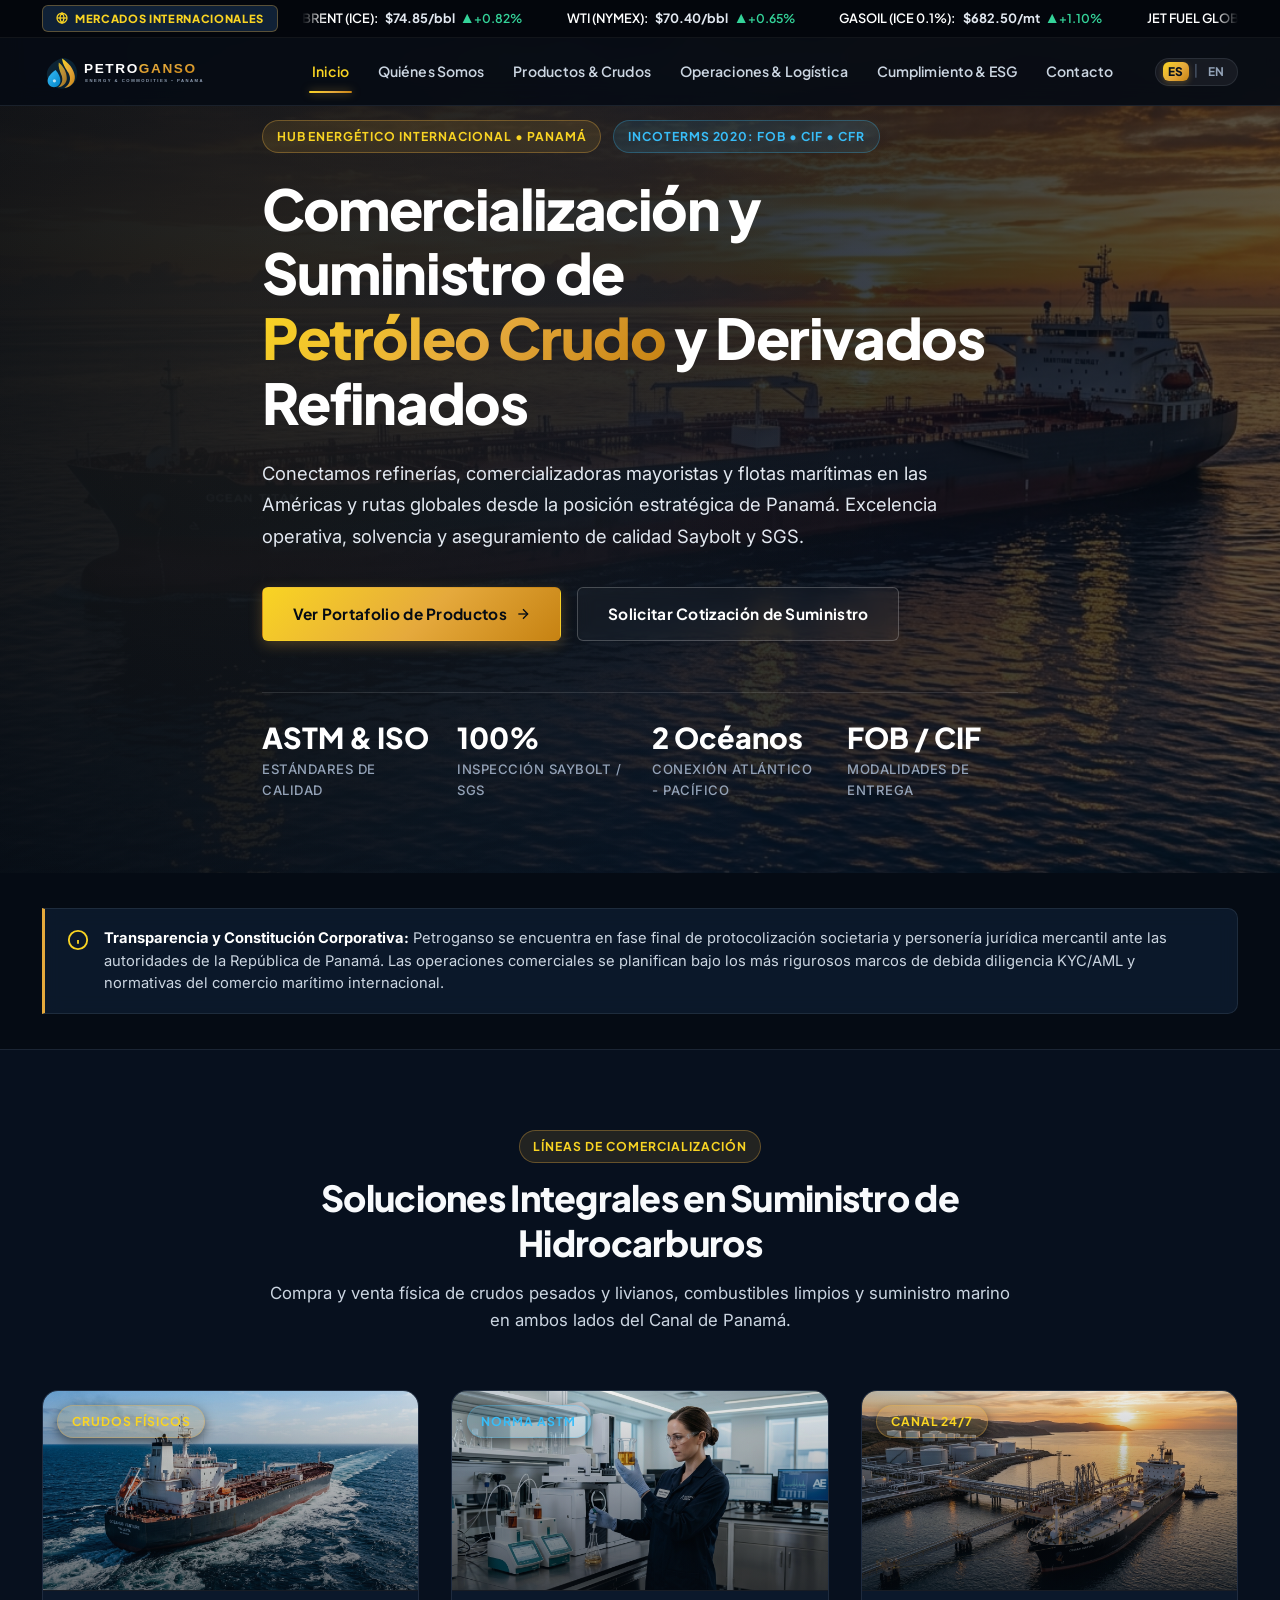
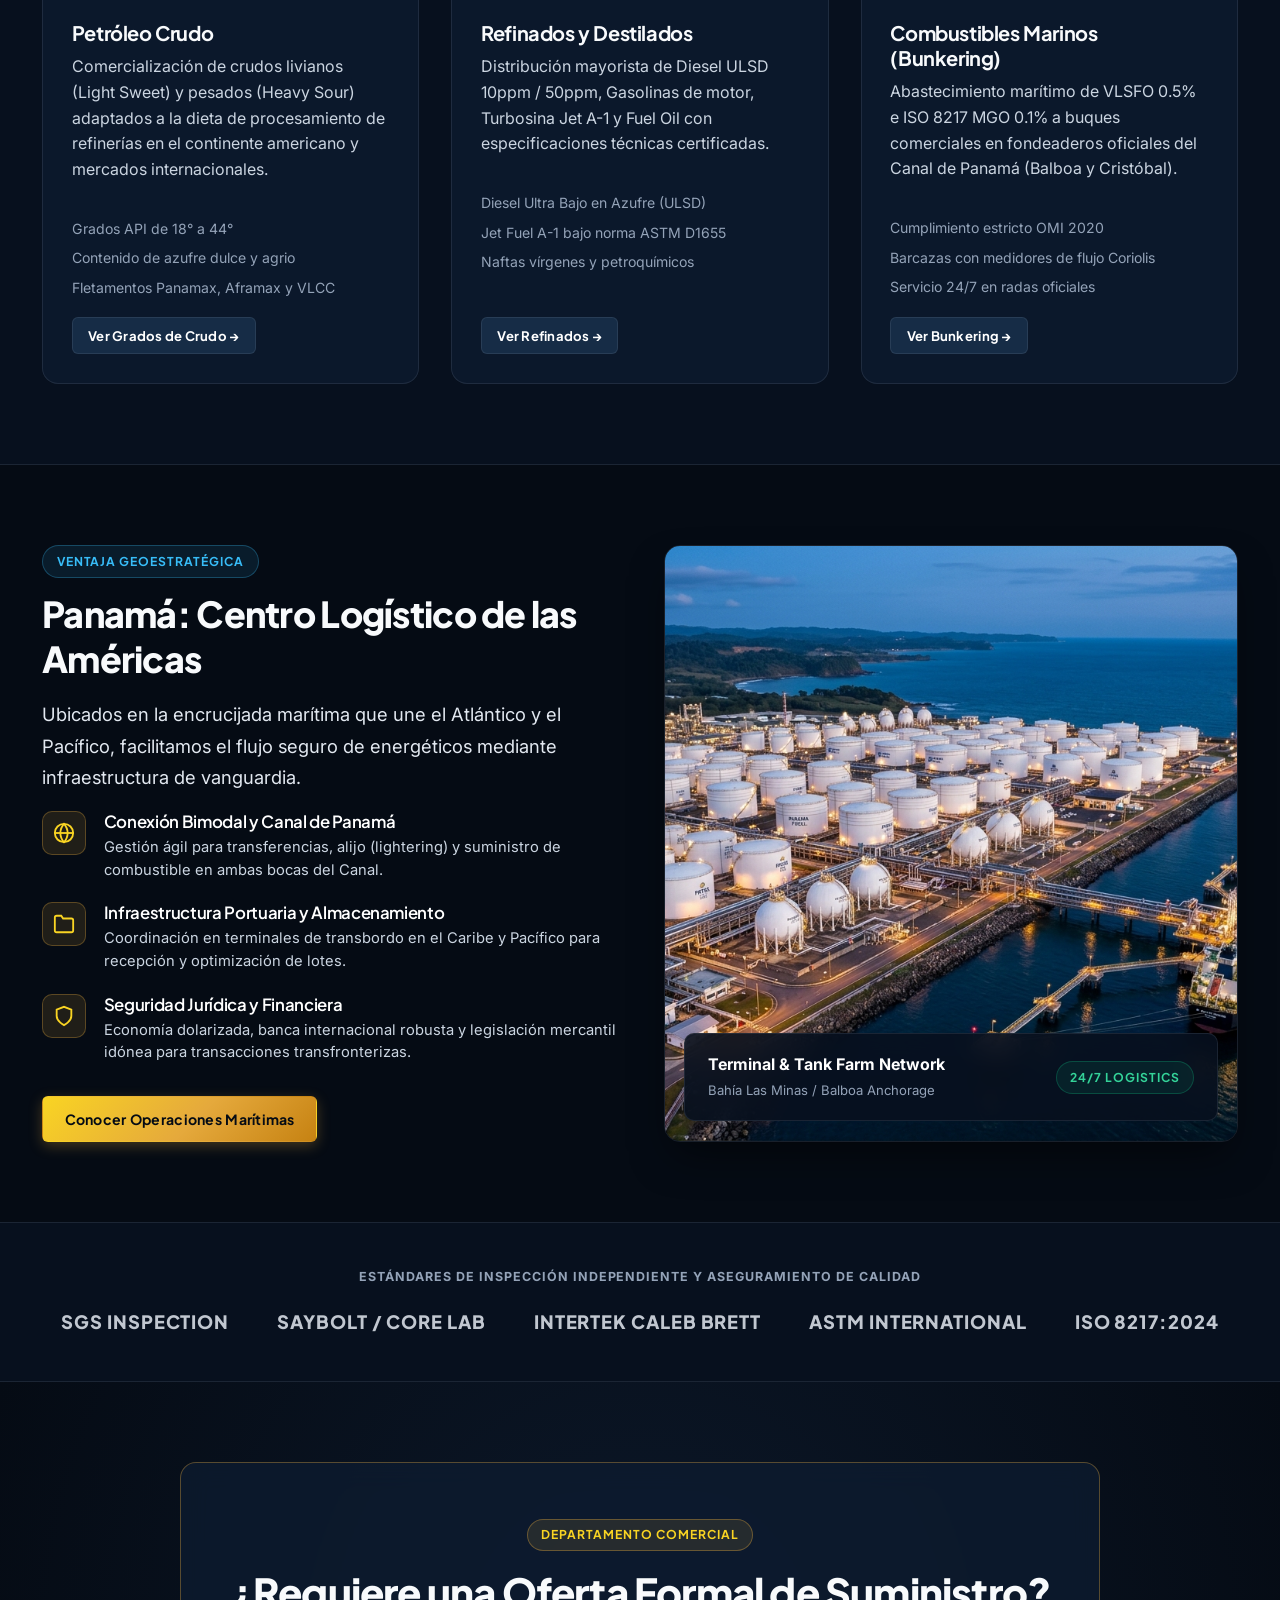
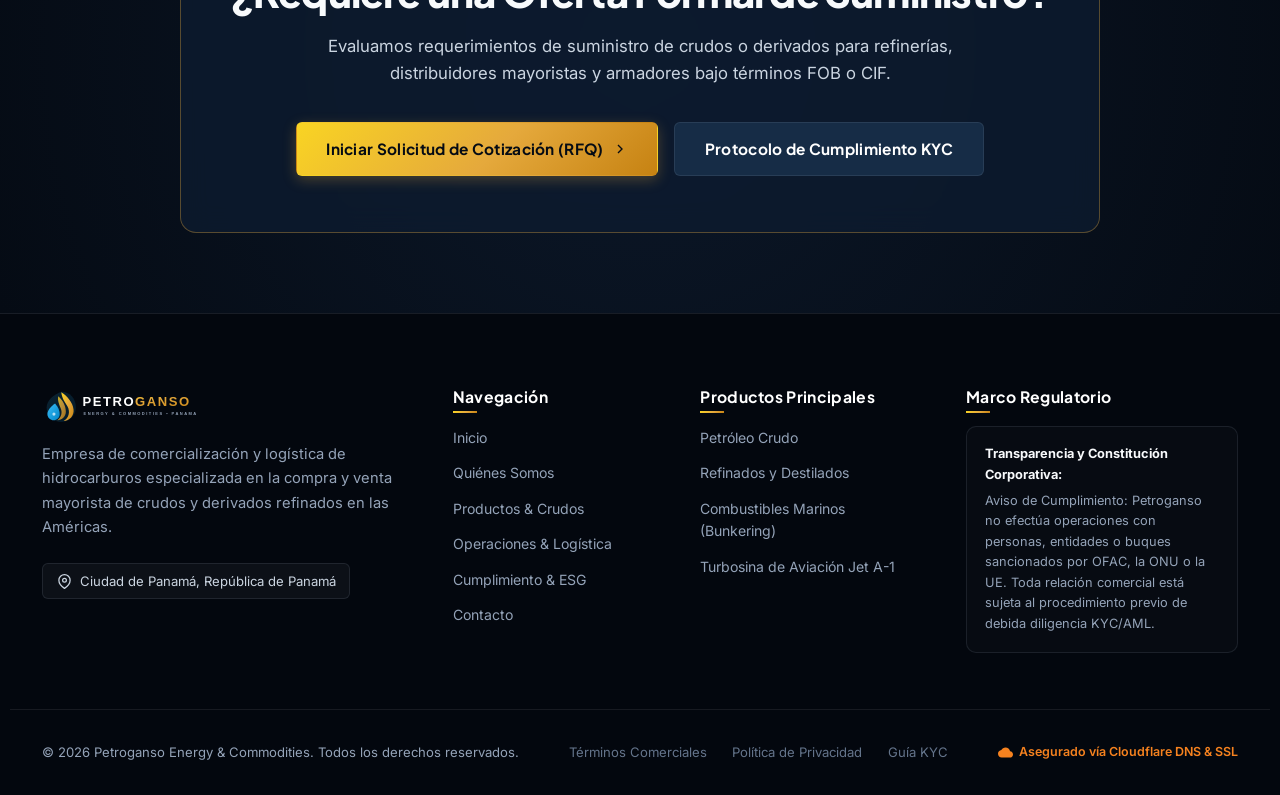
<file: index.html>
<!DOCTYPE html>
<html lang="es">
<head>
  <meta charset="UTF-8">
  <meta name="viewport" content="width=device-width, initial-scale=1.0">
  <title>Petroganso | Comercialización de Crudo y Derivados del Petróleo • Panamá</title>
  <meta name="description" content="Petroganso es una firma de comercialización, suministro y logística de hidrocarburos con sede en Ciudad de Panamá. Compra y venta de petróleo crudo, combustibles refinados y servicios de bunkering marítimo.">
  <link rel="icon" type="image/svg+xml" href="assets/images/favicon.svg">

  <!-- Core & Page Stylesheets -->
  <link rel="stylesheet" href="css/style.css">
  <link rel="stylesheet" href="css/pages.css">
</head>
<body>

  <!-- =========================================================================
       HEADER & NAVIGATION
       ========================================================================= -->
  <div class="header-wrapper">
    <!-- Top International Benchmarks Bar -->
    <div class="ticker-bar" aria-label="Indicadores de Mercado Internacional">
      <div class="ticker-wrap">
        <div class="ticker-label-box">
          <svg width="12" height="12" viewBox="0 0 24 24" fill="none" stroke="currentColor" stroke-width="2.5"><circle cx="12" cy="12" r="10"></circle><line x1="2" y1="12" x2="22" y2="12"></line><path d="M12 2a15.3 15.3 0 0 1 4 10 15.3 15.3 0 0 1-4 10 15.3 15.3 0 0 1-4-10 15.3 15.3 0 0 1 4-10z"></path></svg>
          <span data-i18n="ticker_label">MERCADOS INTERNACIONALES</span>
        </div>
        <div class="ticker-viewport">
          <div class="ticker-scroll"></div>
        </div>
      </div>
    </div>

    <!-- Main Navigation Bar -->
    <header class="navbar">
      <a href="index.html" class="brand-logo" aria-label="Petroganso Inicio">
        <img src="assets/images/logo.svg" alt="Petroganso Energy & Commodities" width="200" height="40">
      </a>

      <nav class="nav-menu" id="navMenu" aria-label="Navegación principal">
        <a href="index.html" class="nav-link active" data-i18n="nav_home">Inicio</a>
        <a href="nosotros.html" class="nav-link" data-i18n="nav_about">Quiénes Somos</a>
        <a href="productos.html" class="nav-link" data-i18n="nav_products">Productos &amp; Crudos</a>
        <a href="operaciones.html" class="nav-link" data-i18n="nav_operations">Operaciones &amp; Logística</a>
        <a href="cumplimiento.html" class="nav-link" data-i18n="nav_compliance">Cumplimiento &amp; ESG</a>
        <a href="contacto.html" class="nav-link" data-i18n="nav_contact">Contacto</a>
      </nav>

      <div class="nav-actions">
        <!-- Language Switcher Pill -->
        <div class="lang-switcher" aria-label="Selector de Idioma">
          <button type="button" class="lang-btn active" data-lang="es">ES</button>
          <span class="lang-divider">|</span>
          <button type="button" class="lang-btn" data-lang="en">EN</button>
        </div>
      </div>

      <button class="mobile-toggle" id="mobileMenuToggle" aria-label="Abrir menú" aria-expanded="false">
        <svg viewBox="0 0 24 24" fill="none" stroke="currentColor" stroke-width="2"><line x1="3" y1="12" x2="21" y2="12"></line><line x1="3" y1="6" x2="21" y2="6"></line><line x1="3" y1="18" x2="21" y2="18"></line></svg>
      </button>
    </header>
  </div>

  <!-- =========================================================================
       HERO SECTION
       ========================================================================= -->
  <section class="hero-home" id="heroHome">
    <div class="hero-bg"></div>
    <div class="hero-overlay"></div>
    <div class="hero-overlay-radial"></div>

    <div class="container hero-content">
      <div class="hero-badge-wrap">
        <span class="badge badge-gold" data-i18n="badge_hub_panama">
          Hub Energético Internacional • Panamá
        </span>
        <span class="badge badge-blue" data-i18n="badge_incoterms">Incoterms 2020: FOB • CIF • CFR</span>
      </div>

      <h1 class="hero-title">
        <span data-i18n="hero_title_1">Comercialización y Suministro de</span>
        <span class="text-gold" data-i18n="hero_title_gold">Petróleo Crudo</span>
        <span data-i18n="hero_title_2">y Derivados Refinados</span>
      </h1>

      <p class="hero-lead" data-i18n="hero_lead">
        Conectamos refinerías, comercializadoras mayoristas y flotas marítimas en las Américas y rutas globales desde la posición estratégica de Panamá. Excelencia operativa, solvencia y aseguramiento de calidad Saybolt y SGS.
      </p>

      <div class="hero-cta-group">
        <a href="productos.html" class="btn btn-primary btn-lg" id="btnExploreProducts">
          <span data-i18n="hero_btn_products">Ver Portafolio de Productos</span>
          <svg width="16" height="16" viewBox="0 0 24 24" fill="none" stroke="currentColor" stroke-width="2"><line x1="5" y1="12" x2="19" y2="12"></line><polyline points="12 5 19 12 12 19"></polyline></svg>
        </a>
        <a href="contacto.html" class="btn btn-outline btn-lg" id="btnOpenRfq">
          <span data-i18n="hero_btn_rfq">Solicitar Cotización de Suministro</span>
        </a>
      </div>

      <!-- Institutional Metrics -->
      <div class="hero-stats">
        <div class="stat-item">
          <div class="stat-number" data-i18n="stat_1_val">ASTM &amp; ISO</div>
          <div class="stat-label" data-i18n="stat_1_lbl">Estándares de Calidad</div>
        </div>
        <div class="stat-item">
          <div class="stat-number" data-i18n="stat_2_val">100%</div>
          <div class="stat-label" data-i18n="stat_2_lbl">Inspección Saybolt / SGS</div>
        </div>
        <div class="stat-item">
          <div class="stat-number" data-i18n="stat_3_val">2 Océanos</div>
          <div class="stat-label" data-i18n="stat_3_lbl">Conexión Atlántico - Pacífico</div>
        </div>
        <div class="stat-item">
          <div class="stat-number" data-i18n="stat_4_val">FOB / CIF</div>
          <div class="stat-label" data-i18n="stat_4_lbl">Modalidades de Entrega</div>
        </div>
      </div>
    </div>
  </section>

  <!-- =========================================================================
       CORPORATE CONSTITUTION STATUS NOTICE
       ========================================================================= -->
  <div class="container">
    <div class="notice-box" role="status">
      <svg viewBox="0 0 24 24" fill="none" stroke="currentColor" stroke-width="2"><circle cx="12" cy="12" r="10"></circle><line x1="12" y1="16" x2="12" y2="12"></line><line x1="12" y1="8" x2="12.01" y2="8"></line></svg>
      <div>
        <p><strong data-i18n="notice_title">Transparencia y Constitución Corporativa:</strong> <span data-i18n="notice_text">Petroganso se encuentra en fase final de protocolización societaria y personería jurídica mercantil ante las autoridades de la República de Panamá. Las operaciones comerciales se planifican bajo los más rigurosos marcos de debida diligencia KYC/AML y normativas del comercio marítimo internacional.</span></p>
      </div>
    </div>
  </div>

  <!-- =========================================================================
       CORE COMMERCIAL PILLARS
       ========================================================================= -->
  <section class="section section-darker" id="pilares">
    <div class="container">
      <div class="section-header">
        <span class="badge badge-gold" data-i18n="sec_lines_badge">Líneas de Comercialización</span>
        <h2 data-i18n="sec_lines_title">Soluciones Integrales en Suministro de Hidrocarburos</h2>
        <p data-i18n="sec_lines_sub">Compra y venta física de crudos pesados y livianos, combustibles limpios y suministro marino en ambos lados del Canal de Panamá.</p>
      </div>

      <div class="grid-3">
        <!-- Card 1: Crude Oil with Tanker Photo -->
        <div class="glass-card card-with-media">
          <div class="card-media-wrap">
            <img src="assets/images/tanker-transit.jpg" alt="Buque Tanquero Aframax de Transporte de Crudo" width="600" height="340" loading="lazy">
            <span class="badge badge-gold card-media-badge" data-i18n="badge_crude_card">Crudos Físicos</span>
            <div class="card-media-overlay"></div>
          </div>
          <div class="card-content">
            <h3 data-i18n="card_crude_title">Petróleo Crudo</h3>
            <p data-i18n="card_crude_desc">Comercialización de crudos livianos (Light Sweet) y pesados (Heavy Sour) adaptados a la dieta de procesamiento de refinerías en el continente americano y mercados internacionales.</p>
            <ul style="margin: 1.1rem 0; font-size:0.88rem; color:var(--text-muted); display:flex; flex-direction:column; gap:0.45rem;">
              <li data-i18n="card_crude_feat1">✓ Grados API de 18° a 44°</li>
              <li data-i18n="card_crude_feat2">✓ Contenido de azufre dulce y agrio</li>
              <li data-i18n="card_crude_feat3">✓ Fletamentos Panamax, Aframax y VLCC</li>
            </ul>
            <a href="productos.html#crudo" class="btn btn-secondary btn-sm" data-i18n="card_crude_link">Ver Grados de Crudo →</a>
          </div>
        </div>

        <!-- Card 2: Refined Fuels with Laboratory Photo -->
        <div class="glass-card card-with-media">
          <div class="card-media-wrap">
            <img src="assets/images/quality-lab.jpg" alt="Laboratorio de Certificación y Control de Calidad" width="600" height="340" loading="lazy">
            <span class="badge badge-blue card-media-badge" data-i18n="badge_refined_card">Norma ASTM</span>
            <div class="card-media-overlay"></div>
          </div>
          <div class="card-content">
            <h3 data-i18n="card_refined_title">Refinados y Destilados</h3>
            <p data-i18n="card_refined_desc">Distribución mayorista de Diesel ULSD 10ppm / 50ppm, Gasolinas de motor, Turbosina Jet A-1 y Fuel Oil con especificaciones técnicas certificadas.</p>
            <ul style="margin: 1.1rem 0; font-size:0.88rem; color:var(--text-muted); display:flex; flex-direction:column; gap:0.45rem;">
              <li data-i18n="card_refined_feat1">✓ Diesel Ultra Bajo en Azufre (ULSD)</li>
              <li data-i18n="card_refined_feat2">✓ Jet Fuel A-1 bajo norma ASTM D1655</li>
              <li data-i18n="card_refined_feat3">✓ Naftas vírgenes y petroquímicos</li>
            </ul>
            <a href="productos.html#refinados" class="btn btn-secondary btn-sm" data-i18n="card_refined_link">Ver Refinados →</a>
          </div>
        </div>

        <!-- Card 3: Marine Bunkering with Terminal Berth Photo -->
        <div class="glass-card card-with-media">
          <div class="card-media-wrap">
            <img src="assets/images/terminal-berth.jpg" alt="Terminal Marino de Combustible y Bunkering" width="600" height="340" loading="lazy">
            <span class="badge badge-gold card-media-badge" data-i18n="badge_bunker_card">Canal 24/7</span>
            <div class="card-media-overlay"></div>
          </div>
          <div class="card-content">
            <h3 data-i18n="card_bunker_title">Combustibles Marinos (Bunkering)</h3>
            <p data-i18n="card_bunker_desc">Abastecimiento marítimo de VLSFO 0.5% e ISO 8217 MGO 0.1% a buques comerciales en fondeaderos oficiales del Canal de Panamá (Balboa y Cristóbal).</p>
            <ul style="margin: 1.1rem 0; font-size:0.88rem; color:var(--text-muted); display:flex; flex-direction:column; gap:0.45rem;">
              <li data-i18n="card_bunker_feat1">✓ Cumplimiento estricto OMI 2020</li>
              <li data-i18n="card_bunker_feat2">✓ Barcazas con medidores de flujo Coriolis</li>
              <li data-i18n="card_bunker_feat3">✓ Servicio 24/7 en radas oficiales</li>
            </ul>
            <a href="productos.html#bunkering" class="btn btn-secondary btn-sm" data-i18n="card_bunker_link">Ver Bunkering →</a>
          </div>
        </div>
      </div>
    </div>
  </section>

  <!-- =========================================================================
       STRATEGIC PANAMA HUB SECTION
       ========================================================================= -->
  <section class="section" id="hub-panama">
    <div class="container">
      <div class="grid-2" style="align-items:center; gap:3rem;">
        <div>
          <span class="badge badge-blue" data-i18n="hub_badge">Ventaja Geoestratégica</span>
          <h2 style="margin: 0.9rem 0 1.1rem 0;" data-i18n="hub_title">Panamá: Centro Logístico de las Américas</h2>
          <p class="lead" data-i18n="hub_lead">
            Ubicados en la encrucijada marítima que une el Atlántico y el Pacífico, facilitamos el flujo seguro de energéticos mediante infraestructura de vanguardia.
          </p>

          <div class="hub-points">
            <div class="hub-point">
              <div class="hub-point-icon">
                <svg viewBox="0 0 24 24" fill="none" stroke="currentColor" stroke-width="2"><circle cx="12" cy="12" r="10"></circle><line x1="2" y1="12" x2="22" y2="12"></line><path d="M12 2a15.3 15.3 0 0 1 4 10 15.3 15.3 0 0 1-4 10 15.3 15.3 0 0 1-4-10 15.3 15.3 0 0 1 4-10z"></path></svg>
              </div>
              <div class="hub-point-text">
                <h4 data-i18n="hub_point1_title">Conexión Bimodal y Canal de Panamá</h4>
                <p data-i18n="hub_point1_desc">Gestión ágil para transferencias, alijo (lightering) y suministro de combustible en ambas bocas del Canal.</p>
              </div>
            </div>

            <div class="hub-point">
              <div class="hub-point-icon">
                <svg viewBox="0 0 24 24" fill="none" stroke="currentColor" stroke-width="2"><path d="M22 19a2 2 0 0 1-2 2H4a2 2 0 0 1-2-2V5a2 2 0 0 1 2-2h5l2 3h9a2 2 0 0 1 2 2z"></path></svg>
              </div>
              <div class="hub-point-text">
                <h4 data-i18n="hub_point2_title">Infraestructura Portuaria y Almacenamiento</h4>
                <p data-i18n="hub_point2_desc">Coordinación en terminales de transbordo en el Caribe y Pacífico para recepción y optimización de lotes.</p>
              </div>
            </div>

            <div class="hub-point">
              <div class="hub-point-icon">
                <svg viewBox="0 0 24 24" fill="none" stroke="currentColor" stroke-width="2"><path d="M12 22s8-4 8-10V5l-8-3-8 3v7c0 6 8 10 8 10z"></path></svg>
              </div>
              <div class="hub-point-text">
                <h4 data-i18n="hub_point3_title">Seguridad Jurídica y Financiera</h4>
                <p data-i18n="hub_point3_desc">Economía dolarizada, banca internacional robusta y legislación mercantil idónea para transacciones transfronterizas.</p>
              </div>
            </div>
          </div>

          <div style="margin-top: 2rem;">
            <a href="operaciones.html" class="btn btn-primary" data-i18n="hub_btn">Conocer Operaciones Marítimas</a>
          </div>
        </div>

        <!-- Visual Image Card -->
        <div class="hub-visual-card">
          <img src="assets/images/panama-terminal.jpg" alt="Terminal de almacenamiento de hidrocarburos en Panamá" width="600" height="400" loading="lazy">
          <div class="hub-badge-float">
            <div style="display:flex; justify-content:space-between; align-items:center;">
              <div>
                <strong style="color:#FFFFFF; font-size:1rem; display:block;">Terminal &amp; Tank Farm Network</strong>
                <span style="font-size:0.82rem; color:var(--text-muted);" data-i18n="hub_card_tag">Bahía Las Minas / Balboa Anchorage</span>
              </div>
              <span class="badge badge-emerald">24/7 Logistics</span>
            </div>
          </div>
        </div>
      </div>
    </div>
  </section>

  <!-- =========================================================================
       QUALITY & INSPECTION STANDARDS STRIP
       ========================================================================= -->
  <section class="section-darker" style="padding: 2.8rem 0;">
    <div class="container" style="text-align:center;">
      <span style="font-size:0.78rem; text-transform:uppercase; letter-spacing:0.08em; color:var(--text-muted); font-weight:700; display:block; margin-bottom:1.2rem;" data-i18n="inspection_label">
        ESTÁNDARES DE INSPECCIÓN INDEPENDIENTE Y ASEGURAMIENTO DE CALIDAD
      </span>
      <div style="display:flex; align-items:center; justify-content:center; gap:3rem; flex-wrap:wrap; opacity:0.85;">
        <span style="font-family:var(--font-heading); font-size:1.15rem; font-weight:800; color:#E2E8F0; letter-spacing:0.05em;">SGS INSPECTION</span>
        <span style="font-family:var(--font-heading); font-size:1.15rem; font-weight:800; color:#E2E8F0; letter-spacing:0.05em;">SAYBOLT / CORE LAB</span>
        <span style="font-family:var(--font-heading); font-size:1.15rem; font-weight:800; color:#E2E8F0; letter-spacing:0.05em;">INTERTEK CALEB BRETT</span>
        <span style="font-family:var(--font-heading); font-size:1.15rem; font-weight:800; color:#E2E8F0; letter-spacing:0.05em;">ASTM INTERNATIONAL</span>
        <span style="font-family:var(--font-heading); font-size:1.15rem; font-weight:800; color:#E2E8F0; letter-spacing:0.05em;">ISO 8217:2024</span>
      </div>
    </div>
  </section>

  <!-- =========================================================================
       CALL TO ACTION BANNER
       ========================================================================= -->
  <section class="section" style="background: radial-gradient(circle at 50% 50%, rgba(20, 39, 66, 0.45) 0%, rgba(5, 11, 20, 0.98) 100%);">
    <div class="container">
      <div class="glass-card" style="padding: 3.5rem 2.5rem; text-align:center; max-width:920px; margin:0 auto; border-color:var(--border-gold);">
        <span class="badge badge-gold" style="margin-bottom:1rem;" data-i18n="cta_badge">Departamento Comercial</span>
        <h2 style="font-size: clamp(1.8rem, 3.2vw, 2.5rem); margin-bottom: 1rem;" data-i18n="cta_title">
          ¿Requiere una Oferta Formal de Suministro?
        </h2>
        <p style="font-size: 1.05rem; max-width: 660px; margin: 0 auto 2.2rem auto;" data-i18n="cta_desc">
          Evaluamos requerimientos de suministro de crudos o derivados para refinerías, distribuidores mayoristas y armadores bajo términos FOB o CIF.
        </p>
        <div style="display:flex; justify-content:center; gap:1rem; flex-wrap:wrap;">
          <a href="contacto.html" class="btn btn-primary btn-lg" id="btnCtaBottom">
            <span data-i18n="cta_btn_primary">Iniciar Solicitud de Cotización (RFQ)</span>
            <svg width="16" height="16" viewBox="0 0 24 24" fill="none" stroke="currentColor" stroke-width="2"><polyline points="9 18 15 12 9 6"></polyline></svg>
          </a>
          <a href="cumplimiento.html" class="btn btn-secondary btn-lg" data-i18n="cta_btn_secondary">Protocolo de Cumplimiento KYC</a>
        </div>
      </div>
    </div>
  </section>

  <!-- =========================================================================
       INSTITUTIONAL FOOTER
       ========================================================================= -->
  <footer class="site-footer">
    <div class="container footer-top">
      <div class="footer-brand">
        <a href="index.html">
          <img src="assets/images/logo.svg" alt="Petroganso Logo" width="200" height="40">
        </a>
        <p data-i18n="footer_brand_desc">
          Empresa de comercialización y logística de hidrocarburos especializada en la compra y venta mayorista de crudos y derivados refinados en las Américas.
        </p>
        <div class="footer-location-tag">
          <svg width="15" height="15" viewBox="0 0 24 24" fill="none" stroke="currentColor" stroke-width="2"><path d="M21 10c0 7-9 13-9 13s-9-6-9-13a9 9 0 0 1 18 0z"></path><circle cx="12" cy="10" r="3"></circle></svg>
          <span data-i18n="footer_loc">Ciudad de Panamá, República de Panamá</span>
        </div>
      </div>

      <div>
        <h4 class="footer-title" data-i18n="footer_col_nav">Navegación</h4>
        <ul class="footer-links">
          <li><a href="index.html" data-i18n="nav_home">Inicio</a></li>
          <li><a href="nosotros.html" data-i18n="nav_about">Quiénes Somos</a></li>
          <li><a href="productos.html" data-i18n="nav_products">Productos &amp; Crudos</a></li>
          <li><a href="operaciones.html" data-i18n="nav_operations">Operaciones &amp; Logística</a></li>
          <li><a href="cumplimiento.html" data-i18n="nav_compliance">Cumplimiento KYC / AML</a></li>
          <li><a href="contacto.html" data-i18n="nav_contact">Contacto</a></li>
        </ul>
      </div>

      <div>
        <h4 class="footer-title" data-i18n="footer_col_prod">Productos Principales</h4>
        <ul class="footer-links">
          <li><a href="productos.html#crudo" data-i18n="card_crude_title">Petróleo Crudo</a></li>
          <li><a href="productos.html#refinados" data-i18n="card_refined_title">Diesel ULSD &amp; Refinados</a></li>
          <li><a href="productos.html#bunkering" data-i18n="card_bunker_title">Bunkering Marino</a></li>
          <li><a href="productos.html#jet" data-i18n="prod_jet_title">Turbosina Jet A-1</a></li>
        </ul>
      </div>

      <div>
        <h4 class="footer-title" data-i18n="footer_col_comp">Marco Regulatorio</h4>
        <div class="footer-compliance-box">
          <strong data-i18n="notice_title">Aviso de Cumplimiento:</strong>
          <span data-i18n="footer_comp_text">Petroganso no efectúa operaciones con personas, entidades o buques sancionados por OFAC, la ONU o la UE. Toda relación comercial está sujeta al procedimiento previo de debida diligencia KYC/AML.</span>
        </div>
      </div>
    </div>

    <div class="container footer-bottom">
      <div data-i18n="footer_copy">
        &copy; 2026 Petroganso Energy &amp; Commodities. Todos los derechos reservados.
      </div>
      <div class="footer-bottom-links">
        <a href="cumplimiento.html#terminos" data-i18n="footer_terms">Términos Comerciales</a>
        <a href="cumplimiento.html#privacidad" data-i18n="footer_privacy">Política de Privacidad</a>
        <a href="cumplimiento.html#kyc" data-i18n="footer_kyc">Guía KYC</a>
      </div>
      <div class="cloudflare-badge">
        <svg width="15" height="15" viewBox="0 0 24 24" fill="currentColor"><path d="M19.35 10.04C18.67 6.59 15.64 4 12 4 9.11 4 6.6 5.64 5.35 8.04 2.34 8.36 0 10.91 0 14c0 3.31 2.69 6 6 6h13c2.76 0 5-2.24 5-5 0-2.64-2.05-4.78-4.65-4.96z"/></svg>
        <span data-i18n="footer_cloudflare">Asegurado vía Cloudflare DNS &amp; SSL</span>
      </div>
    </div>
  </footer>

  <!-- Scripts -->
  <script src="js/translations.js"></script>
  <script src="js/lang.js"></script>
  <script src="js/main.js"></script>
</body>
</html>
</file>
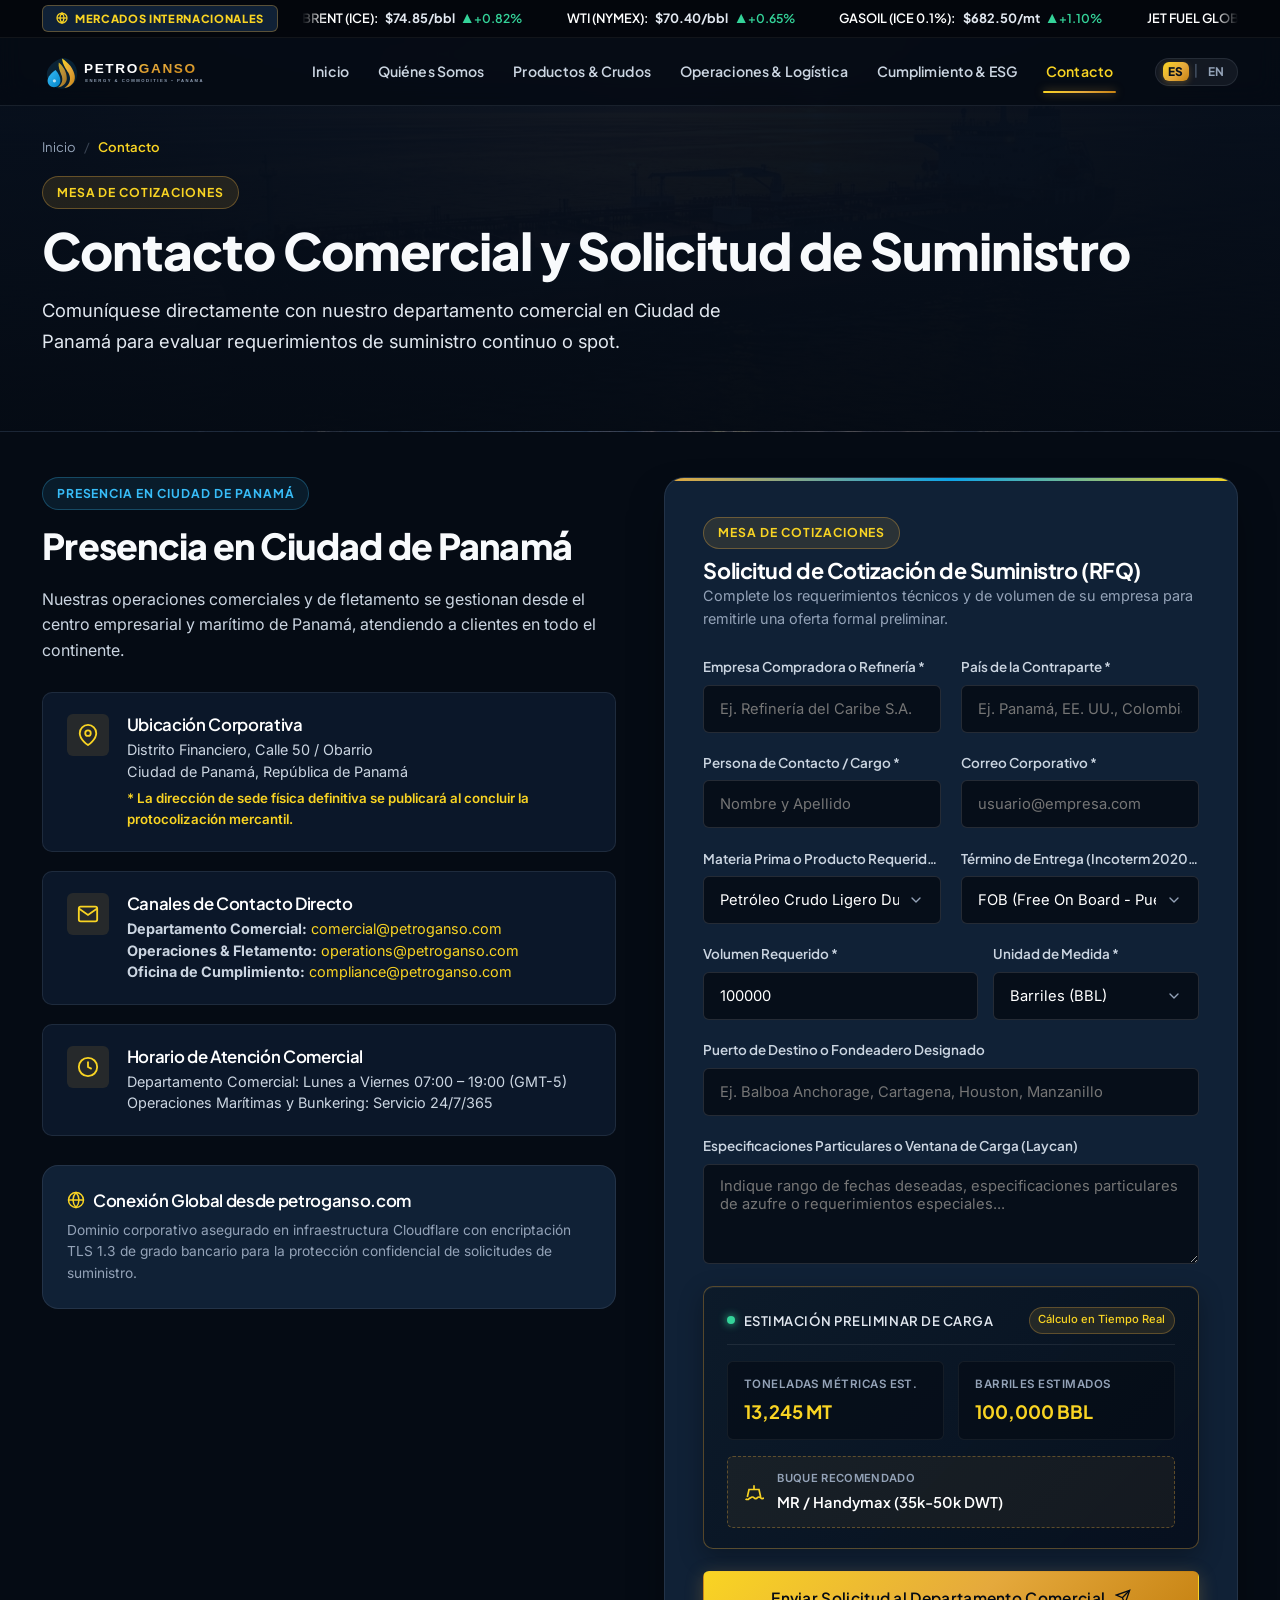
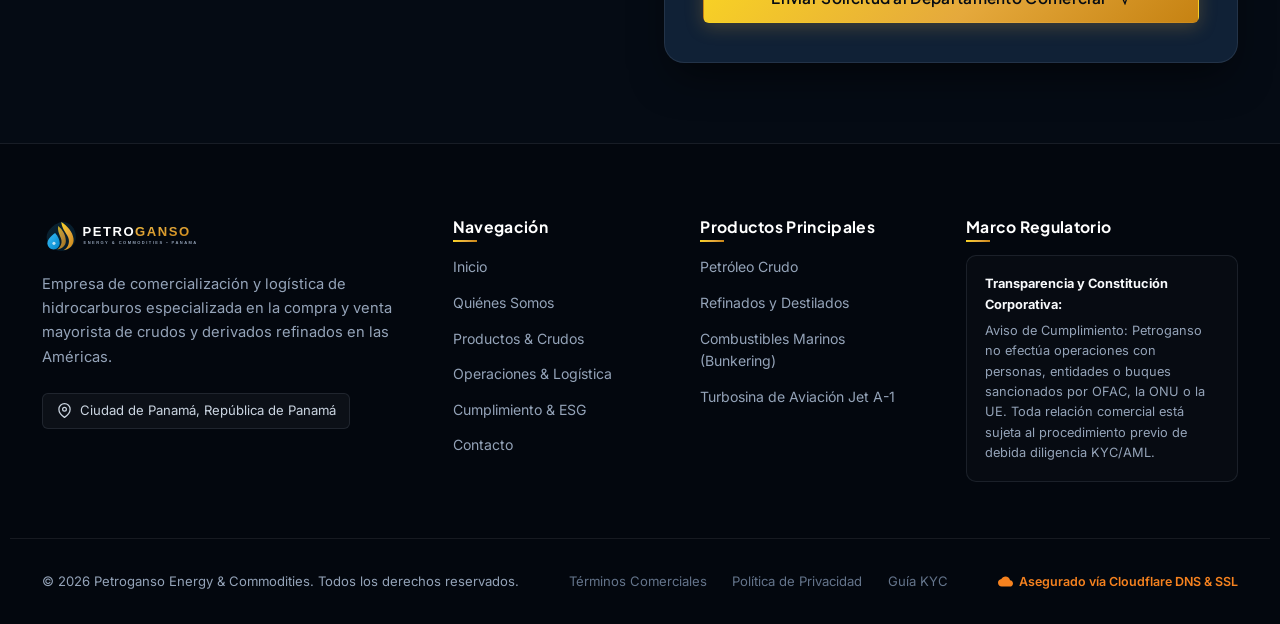
<file: contacto.html>
<!DOCTYPE html>
<html lang="es">
<head>
  <meta charset="UTF-8">
  <meta name="viewport" content="width=device-width, initial-scale=1.0">
  <title>Contacto y Solicitud de Suministro (RFQ) | Petroganso Panamá</title>
  <meta name="description" content="Inicie su solicitud de cotización (RFQ) de crudo o derivados petroleros con el departamento comercial de Petroganso en Ciudad de Panamá.">
  <link rel="icon" type="image/svg+xml" href="assets/images/favicon.svg">

  <link rel="stylesheet" href="css/style.css">
  <link rel="stylesheet" href="css/pages.css">
</head>
<body>

  <!-- =========================================================================
       HEADER & NAVIGATION
       ========================================================================= -->
  <div class="header-wrapper">
    <div class="ticker-bar" aria-label="Indicadores de Mercado Internacional">
      <div class="ticker-wrap">
        <div class="ticker-label-box">
          <svg width="12" height="12" viewBox="0 0 24 24" fill="none" stroke="currentColor" stroke-width="2.5"><circle cx="12" cy="12" r="10"></circle><line x1="2" y1="12" x2="22" y2="12"></line><path d="M12 2a15.3 15.3 0 0 1 4 10 15.3 15.3 0 0 1-4 10 15.3 15.3 0 0 1-4-10 15.3 15.3 0 0 1 4-10z"></path></svg>
          <span data-i18n="ticker_label">MERCADOS INTERNACIONALES</span>
        </div>
        <div class="ticker-viewport">
          <div class="ticker-scroll"></div>
        </div>
      </div>
    </div>

    <header class="navbar">
      <a href="index.html" class="brand-logo" aria-label="Petroganso Inicio">
        <img src="assets/images/logo.svg" alt="Petroganso Energy & Commodities" width="200" height="40">
      </a>

      <nav class="nav-menu" id="navMenu">
        <a href="index.html" class="nav-link" data-i18n="nav_home">Inicio</a>
        <a href="nosotros.html" class="nav-link" data-i18n="nav_about">Quiénes Somos</a>
        <a href="productos.html" class="nav-link" data-i18n="nav_products">Productos &amp; Crudos</a>
        <a href="operaciones.html" class="nav-link" data-i18n="nav_operations">Operaciones &amp; Logística</a>
        <a href="cumplimiento.html" class="nav-link" data-i18n="nav_compliance">Cumplimiento &amp; ESG</a>
        <a href="contacto.html" class="nav-link active" data-i18n="nav_contact">Contacto</a>
      </nav>

      <div class="nav-actions">
        <div class="lang-switcher" aria-label="Selector de Idioma">
          <button type="button" class="lang-btn active" data-lang="es">ES</button>
          <span class="lang-divider">|</span>
          <button type="button" class="lang-btn" data-lang="en">EN</button>
        </div>
      </div>

      <button class="mobile-toggle" id="mobileMenuToggle" aria-label="Abrir menú">
        <svg viewBox="0 0 24 24" fill="none" stroke="currentColor" stroke-width="2"><line x1="3" y1="12" x2="21" y2="12"></line><line x1="3" y1="6" x2="21" y2="6"></line><line x1="3" y1="18" x2="21" y2="18"></line></svg>
      </button>
    </header>
  </div>

  <!-- =========================================================================
       INNER PAGE HERO
       ========================================================================= -->
  <section class="inner-hero">
    <div class="container">
      <div class="breadcrumb">
        <a href="index.html" data-i18n="nav_home">Inicio</a>
        <span class="sep">/</span>
        <span class="current" data-i18n="nav_contact">Contacto</span>
      </div>
      <span class="badge badge-gold" data-i18n="badge_rfq">Mesa de Cotizaciones</span>
      <h1 style="margin: 0.6rem 0 0.8rem 0;" data-i18n="contact_h1">Contacto Comercial y Solicitud de Suministro</h1>
      <p class="lead" style="max-width: 740px;" data-i18n="contact_lead">
        Comuníquese directamente con nuestro departamento comercial en Ciudad de Panamá para evaluar requerimientos de suministro continuo o spot.
      </p>
    </div>
  </section>

  <!-- =========================================================================
       CONTACT CARDS & RFQ SECTION (Balanced & Spacious)
       ========================================================================= -->
  <section class="section" style="padding-top:2.8rem;" id="mesa-rfq">
    <div class="container">
      <div class="contact-layout-grid">

        <!-- Left: Contact Details & Panama Presence -->
        <div class="contact-details-col">
          <span class="badge badge-blue" data-i18n="contact_card_title">Presencia en Ciudad de Panamá</span>
          <h2 style="margin: 0.9rem 0 1.1rem 0;" data-i18n="contact_card_title">Presencia en Ciudad de Panamá</h2>
          <p data-i18n="contact_card_desc">
            Nuestras operaciones comerciales y de fletamento se gestionan desde el centro empresarial y marítimo de Panamá, atendiendo a clientes en todo el continente.
          </p>

          <div class="contact-info-list" style="margin: 1.8rem 0;">
            <!-- Address card -->
            <div class="contact-card-item">
              <div class="contact-card-icon">
                <svg width="22" height="22" viewBox="0 0 24 24" fill="none" stroke="currentColor" stroke-width="2"><path d="M21 10c0 7-9 13-9 13s-9-6-9-13a9 9 0 0 1 18 0z"></path><circle cx="12" cy="10" r="3"></circle></svg>
              </div>
              <div class="contact-card-text">
                <h4 data-i18n="contact_addr_title">Ubicación Corporativa</h4>
                <p data-i18n="contact_addr_val1">Distrito Financiero, Calle 50 / Obarrio</p>
                <p data-i18n="contact_addr_val2">Ciudad de Panamá, República de Panamá</p>
                <small style="color:var(--gold-400); font-weight:600; display:block; margin-top:0.35rem;" data-i18n="contact_addr_note">
                  * La dirección de sede física definitiva se publicará al concluir la protocolización mercantil.
                </small>
              </div>
            </div>

            <!-- Email channels -->
            <div class="contact-card-item">
              <div class="contact-card-icon">
                <svg width="22" height="22" viewBox="0 0 24 24" fill="none" stroke="currentColor" stroke-width="2"><path d="M4 4h16c1.1 0 2 .9 2 2v12c0 1.1-.9 2-2 2H4c-1.1 0-2-.9-2-2V6c0-1.1.9-2 2-2z"></path><polyline points="22,6 12,13 2,6"></polyline></svg>
              </div>
              <div class="contact-card-text">
                <h4 data-i18n="contact_channels_title">Canales de Contacto Directo</h4>
                <p><strong>Departamento Comercial:</strong> <a href="mailto:comercial@petroganso.com">comercial@petroganso.com</a></p>
                <p><strong>Operaciones &amp; Fletamento:</strong> <a href="mailto:operations@petroganso.com">operations@petroganso.com</a></p>
                <p><strong>Oficina de Cumplimiento:</strong> <a href="mailto:compliance@petroganso.com">compliance@petroganso.com</a></p>
              </div>
            </div>

            <!-- Operating hours -->
            <div class="contact-card-item">
              <div class="contact-card-icon">
                <svg width="22" height="22" viewBox="0 0 24 24" fill="none" stroke="currentColor" stroke-width="2"><circle cx="12" cy="12" r="10"></circle><polyline points="12 6 12 12 16 14"></polyline></svg>
              </div>
              <div class="contact-card-text">
                <h4 data-i18n="contact_hours_title">Horario de Atención Comercial</h4>
                <p data-i18n="contact_hours_val1">Departamento Comercial: Lunes a Viernes 07:00 – 19:00 (GMT-5)</p>
                <p data-i18n="contact_hours_val2">Operaciones Marítimas y Bunkering: Servicio 24/7/365 Continuo</p>
              </div>
            </div>
          </div>

          <!-- Panama Hub Map Box -->
          <div style="background:var(--bg-surface); border:1px solid var(--border-subtle); border-radius:var(--radius-lg); padding:1.5rem;">
            <h4 style="color:#FFFFFF; margin-bottom:0.6rem; display:flex; align-items:center; gap:0.5rem; font-size:1.05rem;">
              <svg width="18" height="18" viewBox="0 0 24 24" fill="none" stroke="var(--gold-400)" stroke-width="2"><circle cx="12" cy="12" r="10"></circle><line x1="2" y1="12" x2="22" y2="12"></line><path d="M12 2a15.3 15.3 0 0 1 4 10 15.3 15.3 0 0 1-4 10 15.3 15.3 0 0 1-4-10 15.3 15.3 0 0 1 4-10z"></path></svg>
              Conexión Global desde petroganso.com
            </h4>
            <p style="font-size:0.86rem; color:var(--text-muted); margin:0; line-height:1.55;">
              Dominio corporativo asegurado en infraestructura Cloudflare con encriptación TLS 1.3 de grado bancario para la protección confidencial de solicitudes de suministro.
            </p>
          </div>
        </div>

        <!-- Right: Interactive RFQ Form (Balanced, Spacious, Clean) -->
        <div class="rfq-card">
          <div style="margin-bottom:1.6rem;">
            <span class="badge badge-gold" style="margin-bottom:0.5rem;" data-i18n="badge_rfq">Mesa de Cotizaciones</span>
            <h3 style="color:#FFFFFF; font-size:1.35rem;" data-i18n="rfq_form_title">Solicitud de Cotización de Suministro (RFQ)</h3>
            <p style="font-size:0.9rem; color:var(--text-muted); margin:0;" data-i18n="rfq_form_sub">
              Complete los requerimientos técnicos y de volumen de su empresa para remitirle una oferta formal preliminar.
            </p>
          </div>

          <form id="rfqForm" novalidate>
            <div class="form-grid">
              <div class="form-group">
                <label class="form-label" for="rfqCompany" data-i18n="form_lbl_company">Empresa Compradora o Refinería *</label>
                <input type="text" id="rfqCompany" class="form-control" placeholder="Ej. Refinería del Caribe S.A." required>
              </div>

              <div class="form-group">
                <label class="form-label" for="rfqCountry" data-i18n="form_lbl_country">País de la Contraparte *</label>
                <input type="text" id="rfqCountry" class="form-control" placeholder="Ej. Panamá, EE. UU., Colombia" required>
              </div>

              <div class="form-group">
                <label class="form-label" for="rfqName" data-i18n="form_lbl_name">Persona de Contacto / Cargo *</label>
                <input type="text" id="rfqName" class="form-control" placeholder="Nombre y Apellido" required>
              </div>

              <div class="form-group">
                <label class="form-label" for="rfqEmail" data-i18n="form_lbl_email">Correo Corporativo *</label>
                <input type="email" id="rfqEmail" class="form-control" placeholder="usuario@empresa.com" required>
              </div>

              <div class="form-group">
                <label class="form-label" for="rfqCommodity" data-i18n="form_lbl_product">Materia Prima o Producto Requerido *</label>
                <select id="rfqCommodity" class="form-control" required>
                  <option value="crude-light">Petróleo Crudo Ligero Dulce (38-42 API)</option>
                  <option value="crude-heavy">Petróleo Crudo Pesado Agrio (20-24 API)</option>
                  <option value="diesel-ulsd">Diesel ULSD 10 ppm (EN 590)</option>
                  <option value="jet-a1">Turbosina Jet A-1</option>
                  <option value="fuel-vlsfo">Combustible Marino VLSFO 0.5% (ISO 8217)</option>
                  <option value="marine-mgo">Marine Gas Oil MGO 0.1%</option>
                  <option value="gasoline-95">Gasolina Motor 95 RON</option>
                  <option value="naphtha">Nafta Petroquímica Virgen</option>
                </select>
              </div>

              <div class="form-group">
                <label class="form-label" for="rfqIncoterm" data-i18n="form_lbl_incoterm">Término de Entrega (Incoterm 2020) *</label>
                <select id="rfqIncoterm" class="form-control" required>
                  <option value="FOB">FOB (Free On Board - Puerto de Carga)</option>
                  <option value="CIF">CIF (Cost, Insurance &amp; Freight - Puerto Destino)</option>
                  <option value="CFR">CFR (Cost &amp; Freight)</option>
                  <option value="Bunkering">Bunkering (Canal de Panamá - Balboa / Cristóbal)</option>
                  <option value="TTT">TTT (Tank-to-Tank Transfer)</option>
                </select>
              </div>

              <div class="form-group-row full">
                <div class="form-group">
                  <label class="form-label" for="rfqVolume" data-i18n="form_lbl_volume">Volumen Requerido *</label>
                  <input type="number" id="rfqVolume" class="form-control" placeholder="100000" min="5000" value="100000" required>
                </div>

                <div class="form-group">
                  <label class="form-label" for="rfqUnit" data-i18n="form_lbl_unit">Unidad de Medida *</label>
                  <select id="rfqUnit" class="form-control" required>
                    <option value="bbl">Barriles (BBL)</option>
                    <option value="mt">Toneladas Métricas (MT)</option>
                  </select>
                </div>
              </div>

              <div class="form-group full">
                <label class="form-label" for="rfqPort" data-i18n="form_lbl_port">Puerto de Destino o Fondeadero Designado</label>
                <input type="text" id="rfqPort" class="form-control" placeholder="Ej. Balboa Anchorage, Cartagena, Houston, Manzanillo">
              </div>

              <div class="form-group full">
                <label class="form-label" for="rfqSpecs" data-i18n="form_lbl_details">Especificaciones Particulares o Ventana de Carga (Laycan)</label>
                <textarea id="rfqSpecs" class="form-control" placeholder="Indique rango de fechas deseadas, especificaciones particulares de azufre o requerimientos especiales..."></textarea>
              </div>
            </div>

            <!-- Dynamic Live Estimator Box (High-tech Readout Terminal) -->
            <div class="rfq-calculation-box">
              <div class="rfq-calc-header">
                <span class="rfq-calc-header-title">
                  <span class="live-pulse-dot"></span>
                  <span data-i18n="rfq_calc_title">Estimación Preliminar de Carga</span>
                </span>
                <span class="rfq-calc-badge" data-i18n="rfq_calc_auto">Cálculo en Tiempo Real</span>
              </div>
              <div class="rfq-calc-body">
                <div class="rfq-calc-card">
                  <span class="calc-label" data-i18n="form_calc_mt">Toneladas Métricas Est.</span>
                  <span class="calc-val" id="calcCargoMt">-- MT</span>
                </div>
                <div class="rfq-calc-card">
                  <span class="calc-label" data-i18n="form_calc_bbl">Barriles Estimados</span>
                  <span class="calc-val" id="calcEstBbl">-- BBL</span>
                </div>
              </div>
              <div class="rfq-calc-vessel-row">
                <svg width="20" height="20" viewBox="0 0 24 24" fill="none" stroke="currentColor" stroke-width="2"><path d="M2 20a2.4 2.4 0 0 0 2 1 2.4 2.4 0 0 0 2-1 2.4 2.4 0 0 1 2-1 2.4 2.4 0 0 1 2-1 2.4 2.4 0 0 1 2 1 2.4 2.4 0 0 0 2 1 2.4 2.4 0 0 0 2-1 2.4 2.4 0 0 1 2-1 2.4 2.4 0 0 1 2 1 2.4 2.4 0 0 0 2 1 2.4 2.4 0 0 0 2-1"></path><path d="M4 18l2-9h12l2 9"></path><path d="M12 4v5"></path></svg>
                <div class="rfq-calc-vessel-info">
                  <span class="vessel-label" data-i18n="form_calc_vessel">Clase de Buque Recomendada</span>
                  <span class="vessel-val" id="calcVesselClass">--</span>
                </div>
              </div>
            </div>

            <button type="submit" class="btn btn-primary btn-lg btn-submit-rfq" style="width:100%;" id="btnSubmitRfq">
              <span data-i18n="form_btn_submit">Enviar Solicitud al Departamento Comercial</span>
              <svg width="16" height="16" viewBox="0 0 24 24" fill="none" stroke="currentColor" stroke-width="2"><line x1="22" y1="2" x2="11" y2="13"></line><polygon points="22 2 15 22 11 13 2 9 22 2"></polygon></svg>
            </button>
          </form>

          <div id="rfqStatusMsg" class="form-status-msg" role="alert"></div>
        </div>
      </div>
    </div>
  </section>

  <!-- =========================================================================
       INSTITUTIONAL FOOTER
       ========================================================================= -->
  <footer class="site-footer">
    <div class="container footer-top">
      <div class="footer-brand">
        <a href="index.html">
          <img src="assets/images/logo.svg" alt="Petroganso Logo" width="200" height="40">
        </a>
        <p data-i18n="footer_brand_desc">
          Empresa de comercialización y logística de hidrocarburos especializada en la compra y venta mayorista de crudos y derivados refinados en las Américas.
        </p>
        <div class="footer-location-tag">
          <svg width="15" height="15" viewBox="0 0 24 24" fill="none" stroke="currentColor" stroke-width="2"><path d="M21 10c0 7-9 13-9 13s-9-6-9-13a9 9 0 0 1 18 0z"></path><circle cx="12" cy="10" r="3"></circle></svg>
          <span data-i18n="footer_loc">Ciudad de Panamá, República de Panamá</span>
        </div>
      </div>

      <div>
        <h4 class="footer-title" data-i18n="footer_col_nav">Navegación</h4>
        <ul class="footer-links">
          <li><a href="index.html" data-i18n="nav_home">Inicio</a></li>
          <li><a href="nosotros.html" data-i18n="nav_about">Quiénes Somos</a></li>
          <li><a href="productos.html" data-i18n="nav_products">Productos &amp; Crudos</a></li>
          <li><a href="operaciones.html" data-i18n="nav_operations">Operaciones &amp; Logística</a></li>
          <li><a href="cumplimiento.html" data-i18n="nav_compliance">Cumplimiento KYC / AML</a></li>
          <li><a href="contacto.html" data-i18n="nav_contact">Contacto</a></li>
        </ul>
      </div>

      <div>
        <h4 class="footer-title" data-i18n="footer_col_prod">Productos Principales</h4>
        <ul class="footer-links">
          <li><a href="productos.html#crudo" data-i18n="card_crude_title">Petróleo Crudo</a></li>
          <li><a href="productos.html#refinados" data-i18n="card_refined_title">Diesel ULSD &amp; Refinados</a></li>
          <li><a href="productos.html#bunkering" data-i18n="card_bunker_title">Bunkering Marino</a></li>
          <li><a href="productos.html#jet" data-i18n="prod_jet_title">Turbosina Jet A-1</a></li>
        </ul>
      </div>

      <div>
        <h4 class="footer-title" data-i18n="footer_col_comp">Marco Regulatorio</h4>
        <div class="footer-compliance-box">
          <strong data-i18n="notice_title">Aviso de Cumplimiento:</strong>
          <span data-i18n="footer_comp_text">Petroganso no efectúa operaciones con personas, entidades o buques sancionados por OFAC, la ONU o la UE. Toda relación comercial está sujeta al procedimiento previo de debida diligencia KYC/AML.</span>
        </div>
      </div>
    </div>

    <div class="container footer-bottom">
      <div data-i18n="footer_copy">
        &copy; 2026 Petroganso Energy &amp; Commodities. Todos los derechos reservados.
      </div>
      <div class="footer-bottom-links">
        <a href="cumplimiento.html#terminos" data-i18n="footer_terms">Términos Comerciales</a>
        <a href="cumplimiento.html#privacidad" data-i18n="footer_privacy">Política de Privacidad</a>
        <a href="cumplimiento.html#kyc" data-i18n="footer_kyc">Guía KYC</a>
      </div>
      <div class="cloudflare-badge">
        <svg width="15" height="15" viewBox="0 0 24 24" fill="currentColor"><path d="M19.35 10.04C18.67 6.59 15.64 4 12 4 9.11 4 6.6 5.64 5.35 8.04 2.34 8.36 0 10.91 0 14c0 3.31 2.69 6 6 6h13c2.76 0 5-2.24 5-5 0-2.64-2.05-4.78-4.65-4.96z"/></svg>
        <span data-i18n="footer_cloudflare">Asegurado vía Cloudflare DNS &amp; SSL</span>
      </div>
    </div>
  </footer>

  <script src="js/translations.js"></script>
  <script src="js/lang.js"></script>
  <script src="js/main.js"></script>
  <script src="js/rfq.js"></script>
</body>
</html>
</file>
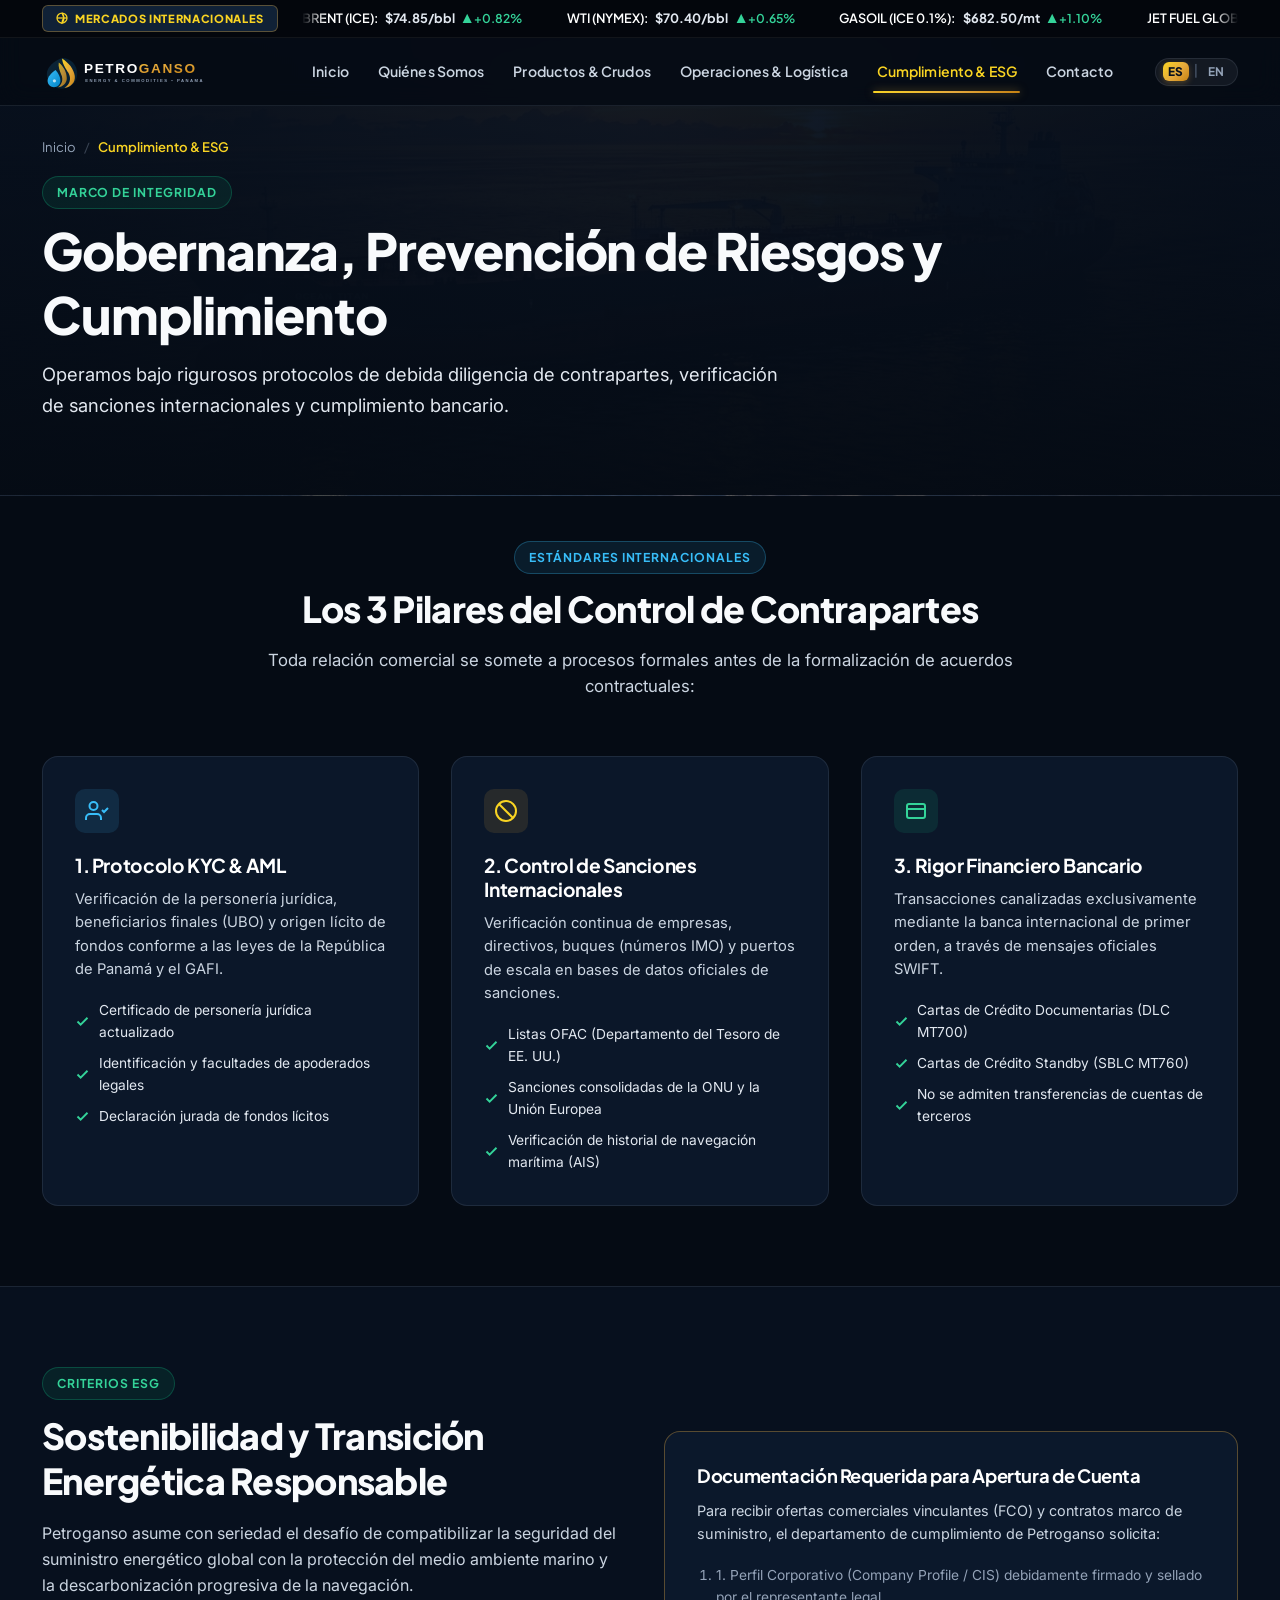
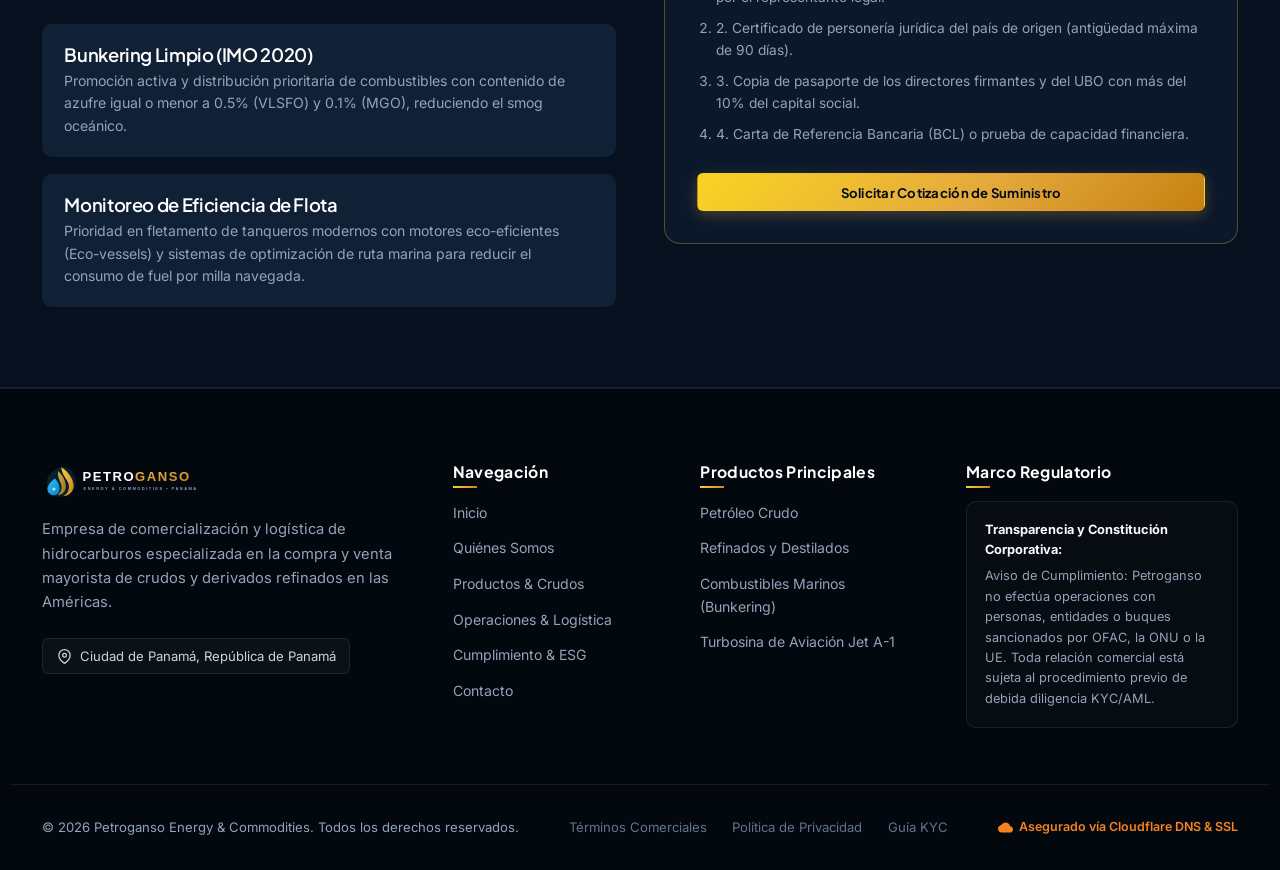
<file: cumplimiento.html>
<!DOCTYPE html>
<html lang="es">
<head>
  <meta charset="UTF-8">
  <meta name="viewport" content="width=device-width, initial-scale=1.0">
  <title>Cumplimiento Normativo, KYC &amp; ESG | Petroganso Panamá</title>
  <meta name="description" content="Marco de cumplimiento internacional, políticas KYC/AML, debida diligencia de contraparte y verificación de sanciones para operaciones seguras de hidrocarburos.">
  <link rel="icon" type="image/svg+xml" href="assets/images/favicon.svg">

  <link rel="stylesheet" href="css/style.css">
  <link rel="stylesheet" href="css/pages.css">
</head>
<body>

  <!-- =========================================================================
       HEADER & NAVIGATION
       ========================================================================= -->
  <div class="header-wrapper">
    <div class="ticker-bar" aria-label="Indicadores de Mercado Internacional">
      <div class="ticker-wrap">
        <div class="ticker-label-box">
          <svg width="12" height="12" viewBox="0 0 24 24" fill="none" stroke="currentColor" stroke-width="2.5"><circle cx="12" cy="12" r="10"></circle><line x1="2" y1="12" x2="22" y2="12"></line><path d="M12 2a15.3 15.3 0 0 1 4 10 15.3 15.3 0 0 1-4 10 15.3 15.3 0 0 1 4-10z"></path></svg>
          <span data-i18n="ticker_label">MERCADOS INTERNACIONALES</span>
        </div>
        <div class="ticker-viewport">
          <div class="ticker-scroll"></div>
        </div>
      </div>
    </div>

    <header class="navbar">
      <a href="index.html" class="brand-logo" aria-label="Petroganso Inicio">
        <img src="assets/images/logo.svg" alt="Petroganso Energy & Commodities" width="200" height="40">
      </a>

      <nav class="nav-menu" id="navMenu">
        <a href="index.html" class="nav-link" data-i18n="nav_home">Inicio</a>
        <a href="nosotros.html" class="nav-link" data-i18n="nav_about">Quiénes Somos</a>
        <a href="productos.html" class="nav-link" data-i18n="nav_products">Productos &amp; Crudos</a>
        <a href="operaciones.html" class="nav-link" data-i18n="nav_operations">Operaciones &amp; Logística</a>
        <a href="cumplimiento.html" class="nav-link active" data-i18n="nav_compliance">Cumplimiento &amp; ESG</a>
        <a href="contacto.html" class="nav-link" data-i18n="nav_contact">Contacto</a>
      </nav>

      <div class="nav-actions">
        <div class="lang-switcher" aria-label="Selector de Idioma">
          <button type="button" class="lang-btn active" data-lang="es">ES</button>
          <span class="lang-divider">|</span>
          <button type="button" class="lang-btn" data-lang="en">EN</button>
        </div>
      </div>

      <button class="mobile-toggle" id="mobileMenuToggle" aria-label="Abrir menú">
        <svg viewBox="0 0 24 24" fill="none" stroke="currentColor" stroke-width="2"><line x1="3" y1="12" x2="21" y2="12"></line><line x1="3" y1="6" x2="21" y2="6"></line><line x1="3" y1="18" x2="21" y2="18"></line></svg>
      </button>
    </header>
  </div>

  <!-- =========================================================================
       INNER PAGE HERO
       ========================================================================= -->
  <section class="inner-hero">
    <div class="container">
      <div class="breadcrumb">
        <a href="index.html" data-i18n="nav_home">Inicio</a>
        <span class="sep">/</span>
        <span class="current" data-i18n="nav_compliance">Cumplimiento &amp; ESG</span>
      </div>
      <span class="badge badge-emerald" data-i18n="badge_integrity">Marco de Integridad</span>
      <h1 style="margin: 0.6rem 0 0.8rem 0;" data-i18n="comp_h1">Gobernanza, Prevención de Riesgo y Cumplimiento</h1>
      <p class="lead" style="max-width: 740px;" data-i18n="comp_lead">
        Operamos bajo rigurosos protocolos internacionales de debida diligencia (Due Diligence), control de sanciones y cumplimiento financiero, salvaguardando la reputación de nuestros socios y clientes.
      </p>
    </div>
  </section>

  <!-- =========================================================================
       COMPLIANCE FRAMEWORK CARDS
       ========================================================================= -->
  <section class="section" style="padding-top:2.8rem;" id="kyc">
    <div class="container">
      <div class="section-header">
        <span class="badge badge-blue" data-i18n="comp_sec_badge">Estándares Internacionales</span>
        <h2 data-i18n="comp_sec_title">Los 3 Pilares del Control de Contraparte</h2>
        <p data-i18n="comp_sec_sub">Toda relación comercial se somete a procesos formales antes de la formalización de acuerdos contractuales:</p>
      </div>

      <div class="compliance-grid">
        <!-- 1. KYC / AML -->
        <div class="compliance-card">
          <div class="compliance-icon">
            <svg width="24" height="24" viewBox="0 0 24 24" fill="none" stroke="currentColor" stroke-width="2"><path d="M16 21v-2a4 4 0 0 0-4-4H5a4 4 0 0 0-4 4v2"></path><circle cx="8.5" cy="7" r="4"></circle><polyline points="17 11 19 13 23 9"></polyline></svg>
          </div>
          <h3 data-i18n="comp_p1_title">1. Protocolo KYC &amp; AML</h3>
          <p data-i18n="comp_p1_desc">
            Verificación exhaustiva de la identidad corporativa y beneficiarios finales (UBO / Ultimate Beneficial Owner) de cada empresa compradora o proveedora según las recomendaciones del GAFI / FATF y la legislación de la República de Panamá.
          </p>
          <ul class="compliance-checklist">
            <li>
              <svg viewBox="0 0 24 24" fill="none" stroke="currentColor" stroke-width="3"><polyline points="20 6 9 17 4 12"></polyline></svg>
              <span data-i18n="comp_p1_item1">Certificado de personería jurídica actualizado</span>
            </li>
            <li>
              <svg viewBox="0 0 24 24" fill="none" stroke="currentColor" stroke-width="3"><polyline points="20 6 9 17 4 12"></polyline></svg>
              <span data-i18n="comp_p1_item2">Identificación y facultades de apoderados legales</span>
            </li>
            <li>
              <svg viewBox="0 0 24 24" fill="none" stroke="currentColor" stroke-width="3"><polyline points="20 6 9 17 4 12"></polyline></svg>
              <span data-i18n="comp_p1_item3">Declaración jurada de fondos lícitos</span>
            </li>
          </ul>
        </div>

        <!-- 2. Sanciones Internacionales -->
        <div class="compliance-card">
          <div class="compliance-icon" style="background:rgba(229,169,60,0.12); color:var(--gold-400);">
            <svg width="24" height="24" viewBox="0 0 24 24" fill="none" stroke="currentColor" stroke-width="2"><circle cx="12" cy="12" r="10"></circle><line x1="4.93" y1="4.93" x2="19.07" y2="19.07"></line></svg>
          </div>
          <h3 data-i18n="comp_p2_title">2. Control de Sanciones Internacionales</h3>
          <p data-i18n="comp_p2_desc">
            Cribado automatizado y continuo de contrapartes, bancos intermediarios, buques tanqueros (IMO numbers) y puertos de escala contra bases de datos globales de sanciones.
          </p>
          <ul class="compliance-checklist">
            <li>
              <svg viewBox="0 0 24 24" fill="none" stroke="currentColor" stroke-width="3"><polyline points="20 6 9 17 4 12"></polyline></svg>
              <span data-i18n="comp_p2_item1">Listas OFAC (Departamento del Tesoro de EE. UU.)</span>
            </li>
            <li>
              <svg viewBox="0 0 24 24" fill="none" stroke="currentColor" stroke-width="3"><polyline points="20 6 9 17 4 12"></polyline></svg>
              <span data-i18n="comp_p2_item2">Sanciones consolidadas de la ONU y la Unión Europea</span>
            </li>
            <li>
              <svg viewBox="0 0 24 24" fill="none" stroke="currentColor" stroke-width="3"><polyline points="20 6 9 17 4 12"></polyline></svg>
              <span data-i18n="comp_p2_item3">Verificación de historial de navegación marítima (AIS)</span>
            </li>
          </ul>
        </div>

        <!-- 3. Integridad Bancaria -->
        <div class="compliance-card">
          <div class="compliance-icon" style="background:rgba(16,185,129,0.12); color:var(--emerald-400);">
            <svg width="24" height="24" viewBox="0 0 24 24" fill="none" stroke="currentColor" stroke-width="2"><rect x="3" y="5" width="18" height="14" rx="2"></rect><line x1="3" y1="10" x2="21" y2="10"></line></svg>
          </div>
          <h3 data-i18n="comp_p3_title">3. Rigor Financiero Bancario</h3>
          <p data-i18n="comp_p3_desc">
            Todas las operaciones comerciales se estructuran a través de canales bancarios reconocidos mediante mensajes cifrados SWIFT entre bancos calificados en el Top 50 mundial.
          </p>
          <ul class="compliance-checklist">
            <li>
              <svg viewBox="0 0 24 24" fill="none" stroke="currentColor" stroke-width="3"><polyline points="20 6 9 17 4 12"></polyline></svg>
              <span data-i18n="comp_p3_item1">Cartas de Crédito Documentarias (DLC MT700)</span>
            </li>
            <li>
              <svg viewBox="0 0 24 24" fill="none" stroke="currentColor" stroke-width="3"><polyline points="20 6 9 17 4 12"></polyline></svg>
              <span data-i18n="comp_p3_item2">Cartas de Crédito Standby (SBLC MT760)</span>
            </li>
            <li>
              <svg viewBox="0 0 24 24" fill="none" stroke="currentColor" stroke-width="3"><polyline points="20 6 9 17 4 12"></polyline></svg>
              <span data-i18n="comp_p3_item3">No se admiten transferencias de cuentas de terceros</span>
            </li>
          </ul>
        </div>
      </div>
    </div>
  </section>

  <!-- =========================================================================
       ESG & ENVIRONMENTAL COMMITMENT
       ========================================================================= -->
  <section class="section section-darker">
    <div class="container">
      <div class="grid-2" style="align-items:center; gap:3rem;">
        <div>
          <span class="badge badge-emerald">Criterios ESG</span>
          <h2 style="margin: 0.9rem 0 1.1rem 0;">Sostenibilidad y Transición Energética Responsable</h2>
          <p>
            Petroganso asume con seriedad el desafío de compatibilizar la seguridad del suministro energético global con la protección del medio ambiente marino y la descarbonización progresiva de la navegación.
          </p>

          <div style="display:flex; flex-direction:column; gap:1.1rem; margin-top:1.6rem;">
            <div style="background:var(--bg-surface); padding:1.2rem 1.4rem; border-radius:var(--radius-md);">
              <h4 style="color:#FFFFFF; margin-bottom:0.25rem;">Bunkering Limpio (IMO 2020)</h4>
              <p style="font-size:0.88rem; margin:0; color:var(--text-muted);">
                Promoción activa y distribución prioritaria de combustibles con contenido de azufre igual o menor a 0.5% (VLSFO) y 0.1% (MGO), reduciendo el smog oceánico.
              </p>
            </div>

            <div style="background:var(--bg-surface); padding:1.2rem 1.4rem; border-radius:var(--radius-md);">
              <h4 style="color:#FFFFFF; margin-bottom:0.25rem;">Monitoreo de Eficiencia de Flota</h4>
              <p style="font-size:0.88rem; margin:0; color:var(--text-muted);">
                Prioridad en fletamento de tanqueros modernos con motores eco-eficientes (Eco-vessels) y sistemas de optimización de ruta marina para reducir el consumo de fuel por milla navegada.
              </p>
            </div>
          </div>
        </div>

        <div class="glass-card" style="border-color:var(--border-gold);" id="terminos">
          <h3 style="color:#FFFFFF; margin-bottom:0.85rem; font-size:1.15rem;">Documentación Requerida para Apertura de Cuenta</h3>
          <p style="font-size:0.9rem; color:var(--text-secondary); margin-bottom:1.2rem; line-height:1.55;">
            Para recibir ofertas comerciales vinculantes (FCO) y contratos marco de suministro, el departamento de cumplimiento de Petroganso solicita:
          </p>
          <ol style="font-size:0.86rem; color:var(--text-muted); padding-left:1.2rem; display:flex; flex-direction:column; gap:0.55rem; margin-bottom:1.8rem;">
            <li>1. Perfil Corporativo (Company Profile / CIS) debidamente firmado y sellado por el representante legal.</li>
            <li>2. Certificado de personería jurídica del país de origen (antigüedad máxima de 90 días).</li>
            <li>3. Copia de pasaporte de los directores firmantes y del UBO con más del 10% del capital social.</li>
            <li>4. Carta de Referencia Bancaria (BCL) o prueba de capacidad financiera.</li>
          </ol>
          <a href="contacto.html" class="btn btn-primary btn-sm" style="width:100%;" data-i18n="hero_btn_rfq">Solicitar Cotización de Suministro</a>
        </div>
      </div>
    </div>
  </section>

  <!-- =========================================================================
       INSTITUTIONAL FOOTER
       ========================================================================= -->
  <footer class="site-footer">
    <div class="container footer-top">
      <div class="footer-brand">
        <a href="index.html">
          <img src="assets/images/logo.svg" alt="Petroganso Logo" width="200" height="40">
        </a>
        <p data-i18n="footer_brand_desc">
          Empresa de comercialización y logística de hidrocarburos especializada en la compra y venta mayorista de crudos y derivados refinados en las Américas.
        </p>
        <div class="footer-location-tag">
          <svg width="15" height="15" viewBox="0 0 24 24" fill="none" stroke="currentColor" stroke-width="2"><path d="M21 10c0 7-9 13-9 13s-9-6-9-13a9 9 0 0 1 18 0z"></path><circle cx="12" cy="10" r="3"></circle></svg>
          <span data-i18n="footer_loc">Ciudad de Panamá, República de Panamá</span>
        </div>
      </div>

      <div>
        <h4 class="footer-title" data-i18n="footer_col_nav">Navegación</h4>
        <ul class="footer-links">
          <li><a href="index.html" data-i18n="nav_home">Inicio</a></li>
          <li><a href="nosotros.html" data-i18n="nav_about">Quiénes Somos</a></li>
          <li><a href="productos.html" data-i18n="nav_products">Productos &amp; Crudos</a></li>
          <li><a href="operaciones.html" data-i18n="nav_operations">Operaciones &amp; Logística</a></li>
          <li><a href="cumplimiento.html" data-i18n="nav_compliance">Cumplimiento KYC / AML</a></li>
          <li><a href="contacto.html" data-i18n="nav_contact">Contacto</a></li>
        </ul>
      </div>

      <div>
        <h4 class="footer-title" data-i18n="footer_col_prod">Productos Principales</h4>
        <ul class="footer-links">
          <li><a href="productos.html#crudo" data-i18n="card_crude_title">Petróleo Crudo</a></li>
          <li><a href="productos.html#refinados" data-i18n="card_refined_title">Diesel ULSD &amp; Refinados</a></li>
          <li><a href="productos.html#bunkering" data-i18n="card_bunker_title">Bunkering Marino</a></li>
          <li><a href="productos.html#jet" data-i18n="prod_jet_title">Turbosina Jet A-1</a></li>
        </ul>
      </div>

      <div>
        <h4 class="footer-title" data-i18n="footer_col_comp">Marco Regulatorio</h4>
        <div class="footer-compliance-box">
          <strong data-i18n="notice_title">Aviso de Cumplimiento:</strong>
          <span data-i18n="footer_comp_text">Petroganso no efectúa operaciones con personas, entidades o buques sancionados por OFAC, la ONU o la UE. Toda relación comercial está sujeta al procedimiento previo de debida diligencia KYC/AML.</span>
        </div>
      </div>
    </div>

    <div class="container footer-bottom">
      <div data-i18n="footer_copy">
        &copy; 2026 Petroganso Energy &amp; Commodities. Todos los derechos reservados.
      </div>
      <div class="footer-bottom-links">
        <a href="cumplimiento.html#terminos" data-i18n="footer_terms">Términos Comerciales</a>
        <a href="cumplimiento.html#privacidad" data-i18n="footer_privacy">Política de Privacidad</a>
        <a href="cumplimiento.html#kyc" data-i18n="footer_kyc">Guía KYC</a>
      </div>
      <div class="cloudflare-badge">
        <svg width="15" height="15" viewBox="0 0 24 24" fill="currentColor"><path d="M19.35 10.04C18.67 6.59 15.64 4 12 4 9.11 4 6.6 5.64 5.35 8.04 2.34 8.36 0 10.91 0 14c0 3.31 2.69 6 6 6h13c2.76 0 5-2.24 5-5 0-2.64-2.05-4.78-4.65-4.96z"/></svg>
        <span data-i18n="footer_cloudflare">Asegurado vía Cloudflare DNS &amp; SSL</span>
      </div>
    </div>
  </footer>

  <script src="js/translations.js"></script>
  <script src="js/lang.js"></script>
  <script src="js/main.js"></script>
</body>
</html>
</file>
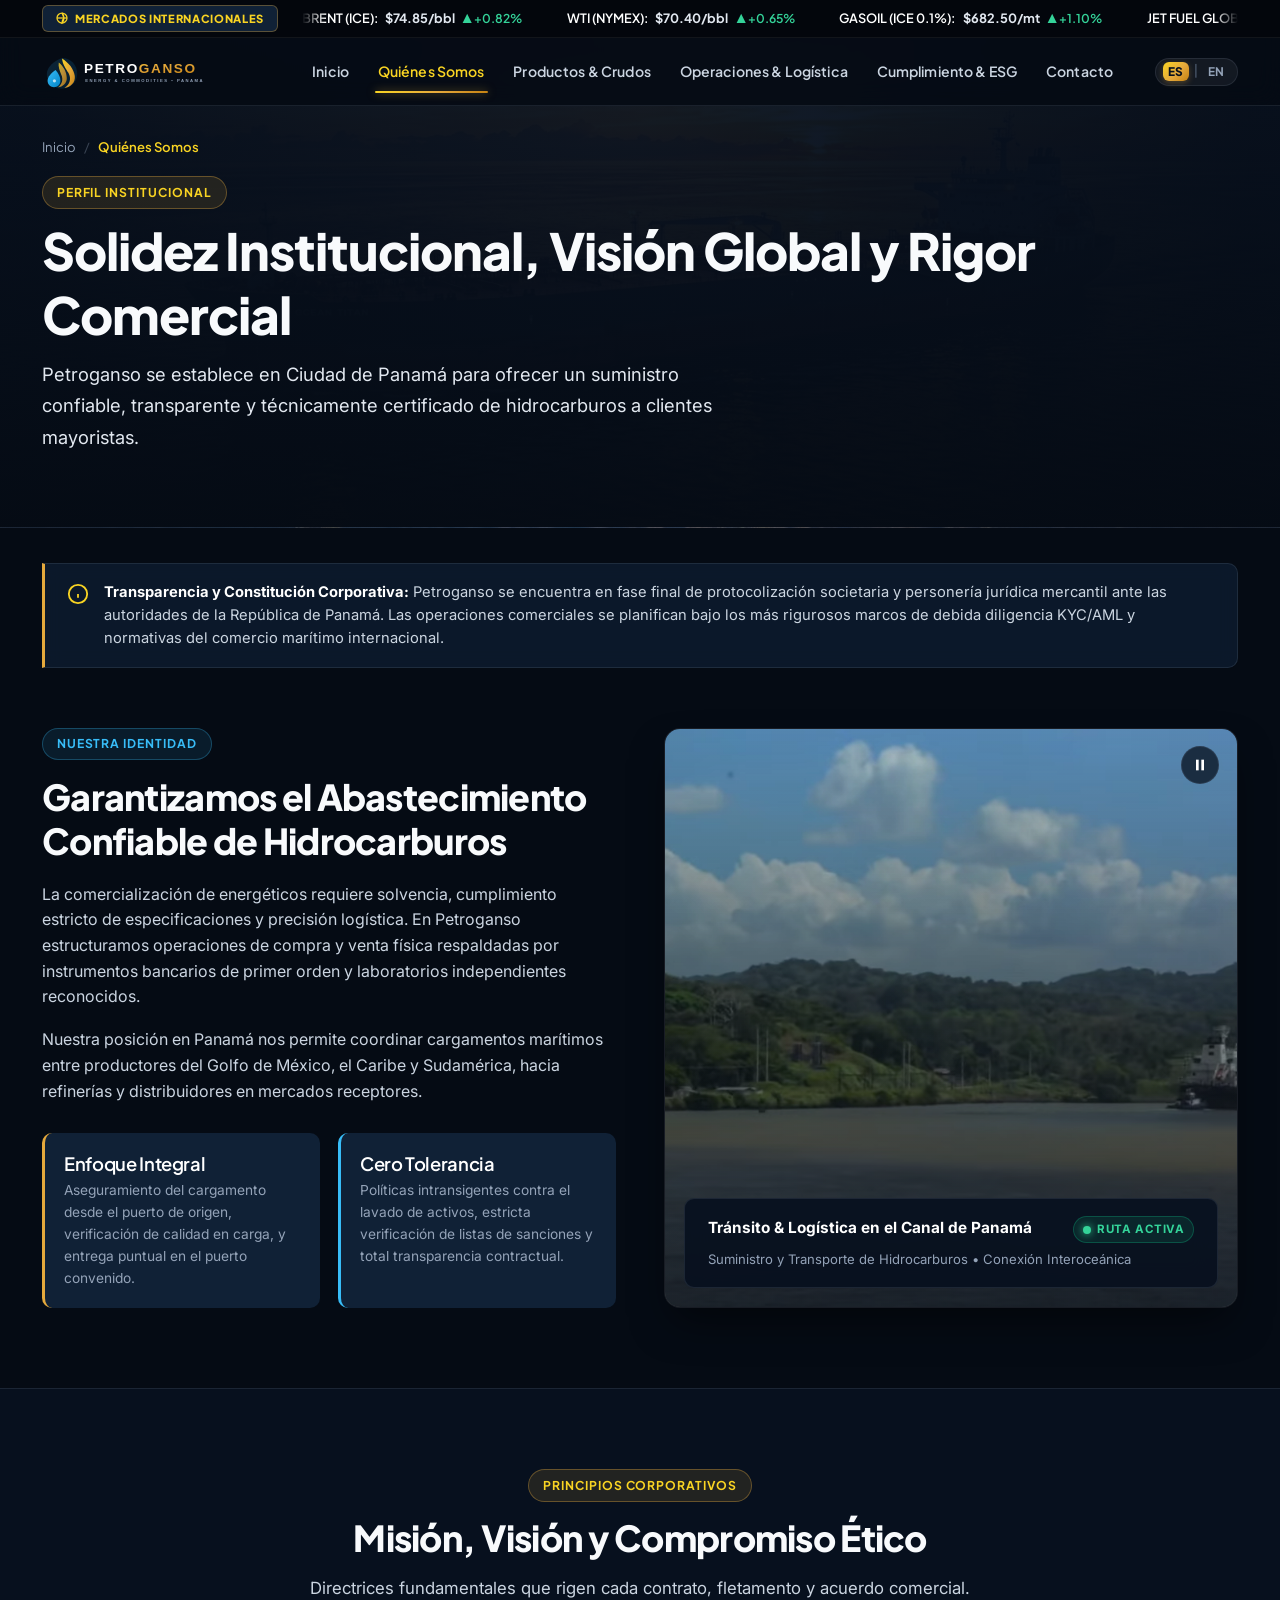
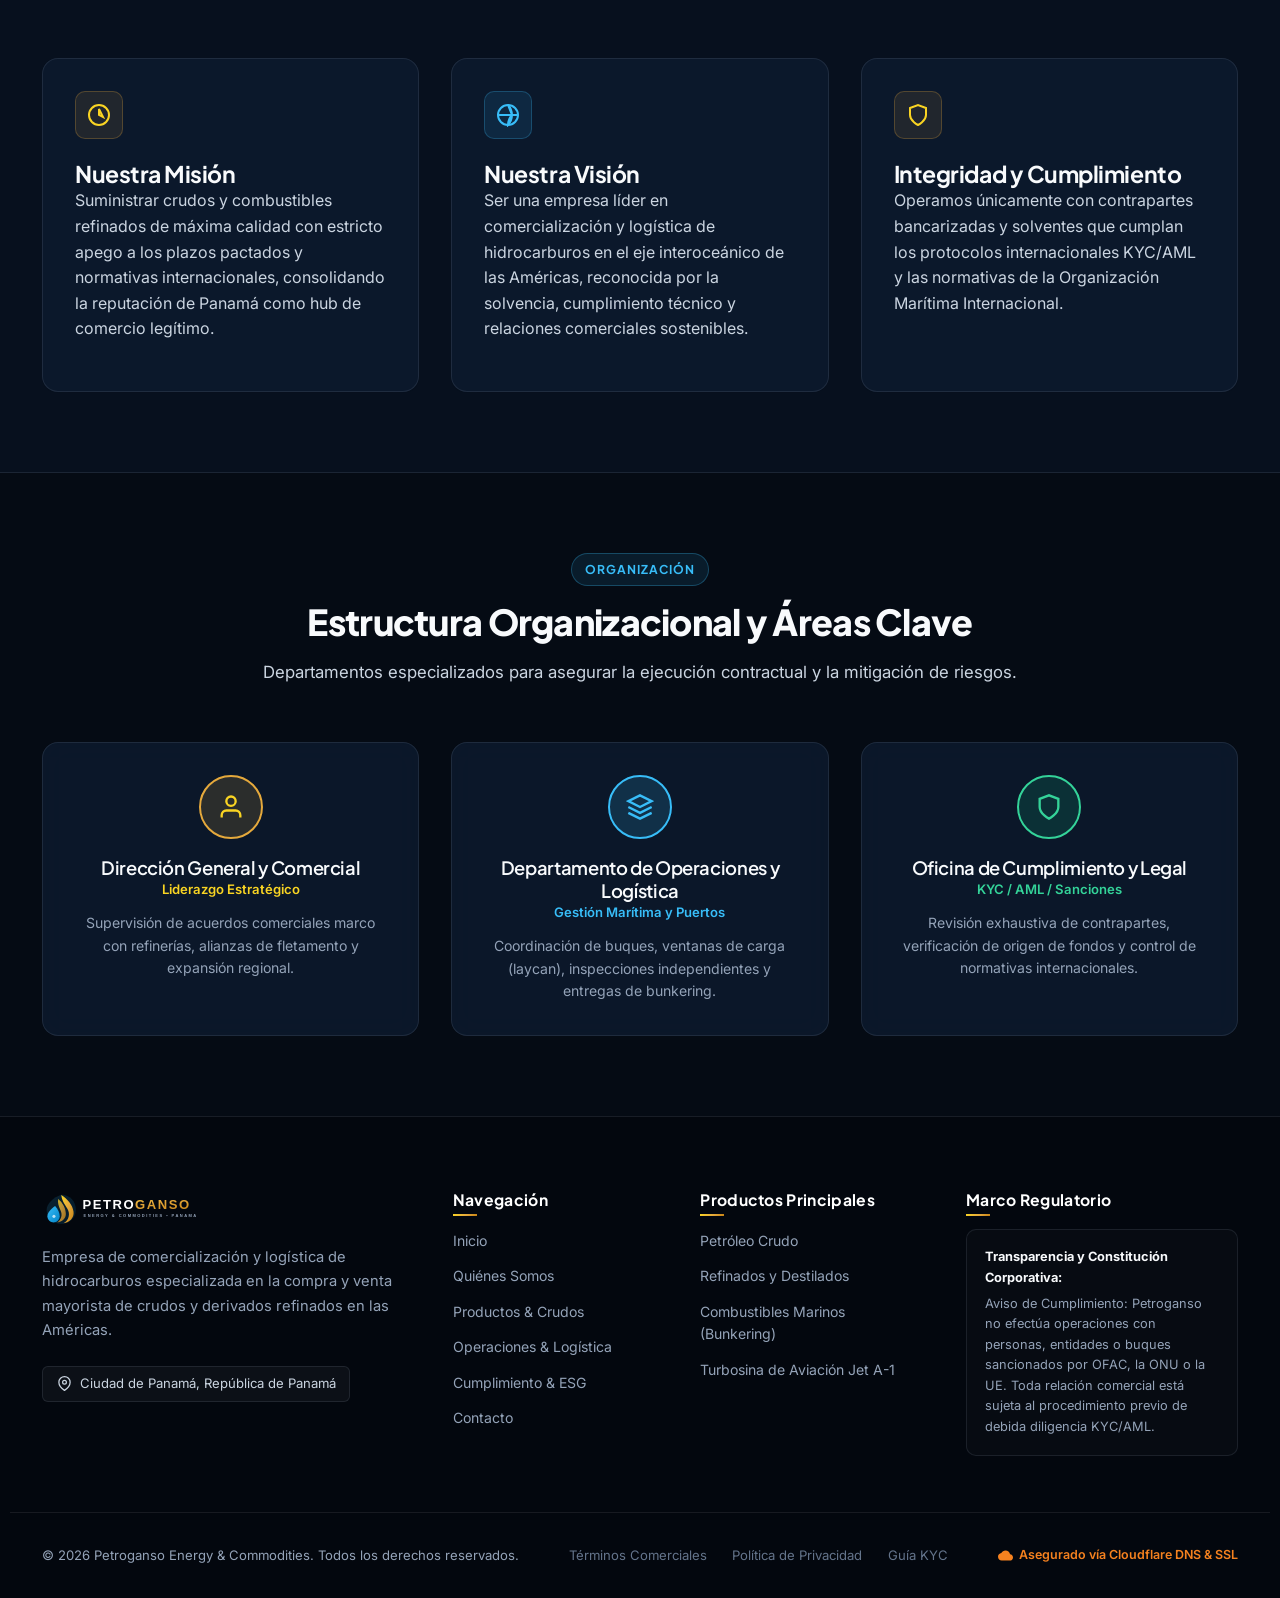
<file: nosotros.html>
<!DOCTYPE html>
<html lang="es">
<head>
  <meta charset="UTF-8">
  <meta name="viewport" content="width=device-width, initial-scale=1.0">
  <title>Quiénes Somos | Petroganso Energy • Panamá</title>
  <meta name="description" content="Conozca la visión, gobierno corporativo y capacidades de comercialización de hidrocarburos de Petroganso en Ciudad de Panamá. Conectando refinerías y flotas con integridad y solvencia.">
  <link rel="icon" type="image/svg+xml" href="assets/images/favicon.svg">

  <link rel="stylesheet" href="css/style.css">
  <link rel="stylesheet" href="css/pages.css">
</head>
<body>

  <!-- =========================================================================
       HEADER & NAVIGATION
       ========================================================================= -->
  <div class="header-wrapper">
    <div class="ticker-bar" aria-label="Indicadores de Mercado Internacional">
      <div class="ticker-wrap">
        <div class="ticker-label-box">
          <svg width="12" height="12" viewBox="0 0 24 24" fill="none" stroke="currentColor" stroke-width="2.5"><circle cx="12" cy="12" r="10"></circle><line x1="2" y1="12" x2="22" y2="12"></line><path d="M12 2a15.3 15.3 0 0 1 4 10 15.3 15.3 0 0 1-4 10 15.3 15.3 0 0 1 4-10z"></path></svg>
          <span data-i18n="ticker_label">MERCADOS INTERNACIONALES</span>
        </div>
        <div class="ticker-viewport">
          <div class="ticker-scroll"></div>
        </div>
      </div>
    </div>

    <header class="navbar">
      <a href="index.html" class="brand-logo" aria-label="Petroganso Inicio">
        <img src="assets/images/logo.svg" alt="Petroganso Energy & Commodities" width="200" height="40">
      </a>

      <nav class="nav-menu" id="navMenu">
        <a href="index.html" class="nav-link" data-i18n="nav_home">Inicio</a>
        <a href="nosotros.html" class="nav-link active" data-i18n="nav_about">Quiénes Somos</a>
        <a href="productos.html" class="nav-link" data-i18n="nav_products">Productos &amp; Crudos</a>
        <a href="operaciones.html" class="nav-link" data-i18n="nav_operations">Operaciones &amp; Logística</a>
        <a href="cumplimiento.html" class="nav-link" data-i18n="nav_compliance">Cumplimiento &amp; ESG</a>
        <a href="contacto.html" class="nav-link" data-i18n="nav_contact">Contacto</a>
      </nav>

      <div class="nav-actions">
        <div class="lang-switcher" aria-label="Selector de Idioma">
          <button type="button" class="lang-btn active" data-lang="es">ES</button>
          <span class="lang-divider">|</span>
          <button type="button" class="lang-btn" data-lang="en">EN</button>
        </div>
      </div>

      <button class="mobile-toggle" id="mobileMenuToggle" aria-label="Abrir menú">
        <svg viewBox="0 0 24 24" fill="none" stroke="currentColor" stroke-width="2"><line x1="3" y1="12" x2="21" y2="12"></line><line x1="3" y1="6" x2="21" y2="6"></line><line x1="3" y1="18" x2="21" y2="18"></line></svg>
      </button>
    </header>
  </div>

  <!-- =========================================================================
       INNER PAGE HERO
       ========================================================================= -->
  <section class="inner-hero">
    <div class="container">
      <div class="breadcrumb">
        <a href="index.html" data-i18n="nav_home">Inicio</a>
        <span class="sep">/</span>
        <span class="current" data-i18n="nav_about">Quiénes Somos</span>
      </div>
      <span class="badge badge-gold" data-i18n="badge_profile">Perfil Institucional</span>
      <h1 style="margin: 0.6rem 0 0.8rem 0;" data-i18n="about_h1">Solidez Institucional, Visión Global y Rigor Comercial</h1>
      <p class="lead" style="max-width: 720px;" data-i18n="about_lead">
        Petroganso se establece en Ciudad de Panamá para ofrecer un suministro confiable, transparente y técnicamente certificado de hidrocarburos a clientes mayoristas.
      </p>
    </div>
  </section>

  <!-- =========================================================================
       CORPORATE STATUS NOTICE
       ========================================================================= -->
  <div class="container">
    <div class="notice-box">
      <svg viewBox="0 0 24 24" fill="none" stroke="currentColor" stroke-width="2"><circle cx="12" cy="12" r="10"></circle><line x1="12" y1="16" x2="12" y2="12"></line><line x1="12" y1="8" x2="12.01" y2="8"></line></svg>
      <div>
        <p><strong data-i18n="notice_title">Transparencia y Constitución Corporativa:</strong> <span data-i18n="notice_text">Petroganso se encuentra en fase final de protocolización societaria y personería jurídica mercantil ante las autoridades de la República de Panamá. Las operaciones comerciales se planifican bajo los más rigurosos marcos de debida diligencia KYC/AML y normativas del comercio marítimo internacional.</span></p>
      </div>
    </div>
  </div>

  <!-- =========================================================================
       ABOUT US DETAILS
       ========================================================================= -->
  <section class="section" style="padding-top:1.5rem;">
    <div class="container">
      <div class="grid-2" style="align-items:center; gap:3rem;">
        <div>
          <span class="badge badge-blue" data-i18n="about_sec_badge">Nuestra Identidad</span>
          <h2 style="margin: 0.9rem 0 1.1rem 0;" data-i18n="about_sec_title">Garantizamos el Abastecimiento Confiable de Hidrocarburos</h2>
          <p data-i18n="about_sec_p1">
            La comercialización de energéticos requiere solvencia, cumplimiento estricto de especificaciones y precisión logística. En Petroganso estructuramos operaciones de compra y venta física respaldadas por instrumentos bancarios de primer orden y laboratorios independientes reconocidos.
          </p>
          <p data-i18n="about_sec_p2">
            Nuestra posición en Panamá nos permite coordinar cargamentos marítimos entre productores del Golfo de México, el Caribe y Sudamérica, hacia refinerías y distribuidores en mercados receptores.
          </p>

          <div class="grid-2" style="margin-top:1.8rem; gap:1.1rem;">
            <div style="background:var(--bg-surface); padding:1.2rem; border-radius:var(--radius-md); border-left:3px solid var(--gold-500);">
              <h4 style="color:#FFFFFF; margin-bottom:0.25rem;" data-i18n="about_block1_title">Enfoque Integral</h4>
              <p style="font-size:0.86rem; margin:0; color:var(--text-muted);" data-i18n="about_block1_desc">Aseguramiento del cargamento desde el puerto de origen, verificación de calidad en carga, y entrega puntual en el puerto convenido.</p>
            </div>
            <div style="background:var(--bg-surface); padding:1.2rem; border-radius:var(--radius-md); border-left:3px solid var(--blue-400);">
              <h4 style="color:#FFFFFF; margin-bottom:0.25rem;" data-i18n="about_block2_title">Cero Tolerancia</h4>
              <p style="font-size:0.86rem; margin:0; color:var(--text-muted);" data-i18n="about_block2_desc">Políticas intransigentes contra el lavado de activos, estricta verificación de listas de sanciones y total transparencia contractual.</p>
            </div>
          </div>
        </div>

        <!-- Video: Tránsito y Logística en el Canal de Panamá -->
        <div class="video-container" id="logisticsVideoWrap">
          <video id="logisticsVideo" autoplay muted loop playsinline preload="auto" poster="assets/images/bunkering-canal.jpg">
            <source src="assets/videos/panama-canal-40s.mp4" type="video/mp4">
            <source src="assets/videos/panama-canal-40s.webm" type="video/webm">
            Tu navegador no soporta video HTML5.
          </video>
          <div class="video-overlay-gradient"></div>

          <button type="button" class="video-play-btn" id="btnToggleVideo" aria-label="Pausar o Reproducir Video">
            <svg id="iconPause" width="16" height="16" viewBox="0 0 24 24" fill="currentColor"><rect x="6" y="4" width="4" height="16"></rect><rect x="14" y="4" width="4" height="16"></rect></svg>
            <svg id="iconPlay" width="16" height="16" viewBox="0 0 24 24" fill="currentColor" style="display:none;"><polygon points="5 3 19 12 5 21 5 3"></polygon></svg>
          </button>

          <div class="hub-badge-float">
            <div style="display:flex; justify-content:space-between; align-items:flex-start; margin-bottom:0.35rem; gap:0.8rem;">
              <strong style="color:#FFFFFF; font-size:0.96rem; display:block;" data-i18n="about_video_badge_title">
                Tránsito &amp; Logística en el Canal de Panamá
              </strong>
              <span class="live-indicator">
                <span class="live-pulse-dot"></span>
                <span data-i18n="about_video_live">Ruta Activa</span>
              </span>
            </div>
            <span style="font-size:0.82rem; color:var(--text-muted); display:block;" data-i18n="about_video_badge_sub">
              Suministro y Transporte de Hidrocarburos • Conexión Interoceánica
            </span>
          </div>
        </div>
      </div>
    </div>
  </section>

  <!-- =========================================================================
       MISSION, VISION, VALUES
       ========================================================================= -->
  <section class="section section-darker">
    <div class="container">
      <div class="section-header">
        <span class="badge badge-gold" data-i18n="pillar_badge">Principios Corporativos</span>
        <h2 data-i18n="pillar_title">Misión, Visión y Compromiso Ético</h2>
        <p data-i18n="pillar_sub">Directrices fundamentales que rigen cada contrato, fletamento y acuerdo comercial.</p>
      </div>

      <div class="grid-3">
        <div class="glass-card">
          <div class="product-icon-wrap gold" style="margin-bottom:1.3rem;">
            <svg width="24" height="24" viewBox="0 0 24 24" fill="none" stroke="currentColor" stroke-width="2"><circle cx="12" cy="12" r="10"></circle><polygon points="12 6 12 12 16 14"></polygon></svg>
          </div>
          <h3 data-i18n="mission_title">Nuestra Misión</h3>
          <p data-i18n="mission_desc">
            Suministrar crudos y combustibles refinados de máxima calidad con estricto apego a los plazos pactados y normativas internacionales, consolidando la reputación de Panamá como hub de comercio legítimo.
          </p>
        </div>

        <div class="glass-card">
          <div class="product-icon-wrap" style="margin-bottom:1.3rem;">
            <svg width="24" height="24" viewBox="0 0 24 24" fill="none" stroke="currentColor" stroke-width="2"><circle cx="12" cy="12" r="10"></circle><line x1="2" y1="12" x2="22" y2="12"></line><path d="M12 2a15.3 15.3 0 0 1 4 10 15.3 15.3 0 0 1-4 10 15.3 15.3 0 0 1 4-10z"></path></svg>
          </div>
          <h3 data-i18n="vision_title">Nuestra Visión</h3>
          <p data-i18n="vision_desc">
            Ser una empresa líder en comercialización y logística de hidrocarburos en el eje interoceánico de las Américas, reconocida por la solvencia, cumplimiento técnico y relaciones comerciales sostenibles.
          </p>
        </div>

        <div class="glass-card">
          <div class="product-icon-wrap gold" style="margin-bottom:1.3rem;">
            <svg width="24" height="24" viewBox="0 0 24 24" fill="none" stroke="currentColor" stroke-width="2"><path d="M12 22s8-4 8-10V5l-8-3-8 3v7c0 6 8 10 8 10z"></path></svg>
          </div>
          <h3 data-i18n="integrity_title">Integridad y Cumplimiento</h3>
          <p data-i18n="integrity_desc">
            Operamos únicamente con contrapartes bancarizadas y solventes que cumplan los protocolos internacionales KYC/AML y las normativas de la Organización Marítima Internacional.
          </p>
        </div>
      </div>
    </div>
  </section>

  <!-- =========================================================================
       CORPORATE GOVERNANCE & STRUCTURE
       ========================================================================= -->
  <section class="section">
    <div class="container">
      <div class="section-header">
        <span class="badge badge-blue" data-i18n="gov_badge">Organización</span>
        <h2 data-i18n="gov_title">Estructura Organizacional y Áreas Clave</h2>
        <p data-i18n="gov_sub">Departamentos especializados para asegurar la ejecución contractual y la mitigación de riesgos.</p>
      </div>

      <div class="grid-3">
        <div class="glass-card" style="text-align:center;">
          <div style="width:64px; height:64px; border-radius:var(--radius-full); background:rgba(229,169,60,0.15); border:2px solid var(--gold-500); display:flex; align-items:center; justify-content:center; margin:0 auto 1.1rem auto; color:var(--gold-400);">
            <svg width="28" height="28" viewBox="0 0 24 24" fill="none" stroke="currentColor" stroke-width="2"><path d="M20 21v-2a4 4 0 0 0-4-4H8a4 4 0 0 0-4 4v2"></path><circle cx="12" cy="7" r="4"></circle></svg>
          </div>
          <h4 data-i18n="gov_role1_title">Dirección General y Comercial</h4>
          <span style="font-size:0.82rem; color:var(--gold-400); font-weight:600; display:block; margin-bottom:0.75rem;" data-i18n="gov_role1_sub">Liderazgo Estratégico</span>
          <p style="font-size:0.88rem; color:var(--text-muted); margin:0;" data-i18n="gov_role1_desc">
            Supervisión de acuerdos comerciales marco con refinerías, alianzas de fletamento y expansión regional.
          </p>
        </div>

        <div class="glass-card" style="text-align:center;">
          <div style="width:64px; height:64px; border-radius:var(--radius-full); background:rgba(56,189,248,0.15); border:2px solid var(--blue-400); display:flex; align-items:center; justify-content:center; margin:0 auto 1.1rem auto; color:var(--blue-400);">
            <svg width="28" height="28" viewBox="0 0 24 24" fill="none" stroke="currentColor" stroke-width="2"><polygon points="12 2 2 7 12 12 22 7 12 2"></polygon><polyline points="2 17 12 22 22 17"></polyline><polyline points="2 12 12 17 22 12"></polyline></svg>
          </div>
          <h4 data-i18n="gov_role2_title">Departamento de Operaciones y Logística</h4>
          <span style="font-size:0.82rem; color:var(--blue-400); font-weight:600; display:block; margin-bottom:0.75rem;" data-i18n="gov_role2_sub">Gestión Marítima y Puertos</span>
          <p style="font-size:0.88rem; color:var(--text-muted); margin:0;" data-i18n="gov_role2_desc">
            Coordinación de buques, ventanas de carga (laycan), inspecciones independientes y entregas de bunkering.
          </p>
        </div>

        <div class="glass-card" style="text-align:center;">
          <div style="width:64px; height:64px; border-radius:var(--radius-full); background:rgba(16,185,129,0.15); border:2px solid var(--emerald-400); display:flex; align-items:center; justify-content:center; margin:0 auto 1.1rem auto; color:var(--emerald-400);">
            <svg width="28" height="28" viewBox="0 0 24 24" fill="none" stroke="currentColor" stroke-width="2"><path d="M12 22s8-4 8-10V5l-8-3-8 3v7c0 6 8 10 8 10z"></path></svg>
          </div>
          <h4 data-i18n="gov_role3_title">Oficina de Cumplimiento y Legal</h4>
          <span style="font-size:0.82rem; color:var(--emerald-400); font-weight:600; display:block; margin-bottom:0.75rem;" data-i18n="gov_role3_sub">KYC / AML / Sanciones</span>
          <p style="font-size:0.88rem; color:var(--text-muted); margin:0;" data-i18n="gov_role3_desc">
            Revisión exhaustiva de contrapartes, verificación de origen de fondos y control de normativas internacionales.
          </p>
        </div>
      </div>
    </div>
  </section>

  <!-- =========================================================================
       INSTITUTIONAL FOOTER
       ========================================================================= -->
  <footer class="site-footer">
    <div class="container footer-top">
      <div class="footer-brand">
        <a href="index.html">
          <img src="assets/images/logo.svg" alt="Petroganso Logo" width="200" height="40">
        </a>
        <p data-i18n="footer_brand_desc">
          Empresa de comercialización y logística de hidrocarburos especializada en la compra y venta mayorista de crudos y derivados refinados en las Américas.
        </p>
        <div class="footer-location-tag">
          <svg width="15" height="15" viewBox="0 0 24 24" fill="none" stroke="currentColor" stroke-width="2"><path d="M21 10c0 7-9 13-9 13s-9-6-9-13a9 9 0 0 1 18 0z"></path><circle cx="12" cy="10" r="3"></circle></svg>
          <span data-i18n="footer_loc">Ciudad de Panamá, República de Panamá</span>
        </div>
      </div>

      <div>
        <h4 class="footer-title" data-i18n="footer_col_nav">Navegación</h4>
        <ul class="footer-links">
          <li><a href="index.html" data-i18n="nav_home">Inicio</a></li>
          <li><a href="nosotros.html" data-i18n="nav_about">Quiénes Somos</a></li>
          <li><a href="productos.html" data-i18n="nav_products">Productos &amp; Crudos</a></li>
          <li><a href="operaciones.html" data-i18n="nav_operations">Operaciones &amp; Logística</a></li>
          <li><a href="cumplimiento.html" data-i18n="nav_compliance">Cumplimiento KYC / AML</a></li>
          <li><a href="contacto.html" data-i18n="nav_contact">Contacto</a></li>
        </ul>
      </div>

      <div>
        <h4 class="footer-title" data-i18n="footer_col_prod">Productos Principales</h4>
        <ul class="footer-links">
          <li><a href="productos.html#crudo" data-i18n="card_crude_title">Petróleo Crudo</a></li>
          <li><a href="productos.html#refinados" data-i18n="card_refined_title">Diesel ULSD &amp; Refinados</a></li>
          <li><a href="productos.html#bunkering" data-i18n="card_bunker_title">Bunkering Marino</a></li>
          <li><a href="productos.html#jet" data-i18n="prod_jet_title">Turbosina Jet A-1</a></li>
        </ul>
      </div>

      <div>
        <h4 class="footer-title" data-i18n="footer_col_comp">Marco Regulatorio</h4>
        <div class="footer-compliance-box">
          <strong data-i18n="notice_title">Aviso de Cumplimiento:</strong>
          <span data-i18n="footer_comp_text">Petroganso no efectúa operaciones con personas, entidades o buques sancionados por OFAC, la ONU o la UE. Toda relación comercial está sujeta al procedimiento previo de debida diligencia KYC/AML.</span>
        </div>
      </div>
    </div>

    <div class="container footer-bottom">
      <div data-i18n="footer_copy">
        &copy; 2026 Petroganso Energy &amp; Commodities. Todos los derechos reservados.
      </div>
      <div class="footer-bottom-links">
        <a href="cumplimiento.html#terminos" data-i18n="footer_terms">Términos Comerciales</a>
        <a href="cumplimiento.html#privacidad" data-i18n="footer_privacy">Política de Privacidad</a>
        <a href="cumplimiento.html#kyc" data-i18n="footer_kyc">Guía KYC</a>
      </div>
      <div class="cloudflare-badge">
        <svg width="15" height="15" viewBox="0 0 24 24" fill="currentColor"><path d="M19.35 10.04C18.67 6.59 15.64 4 12 4 9.11 4 6.6 5.64 5.35 8.04 2.34 8.36 0 10.91 0 14c0 3.31 2.69 6 6 6h13c2.76 0 5-2.24 5-5 0-2.64-2.05-4.78-4.65-4.96z"/></svg>
        <span data-i18n="footer_cloudflare">Asegurado vía Cloudflare DNS &amp; SSL</span>
      </div>
    </div>
  </footer>

  <script src="js/translations.js"></script>
  <script src="js/lang.js"></script>
  <script src="js/main.js"></script>
</body>
</html>
</file>
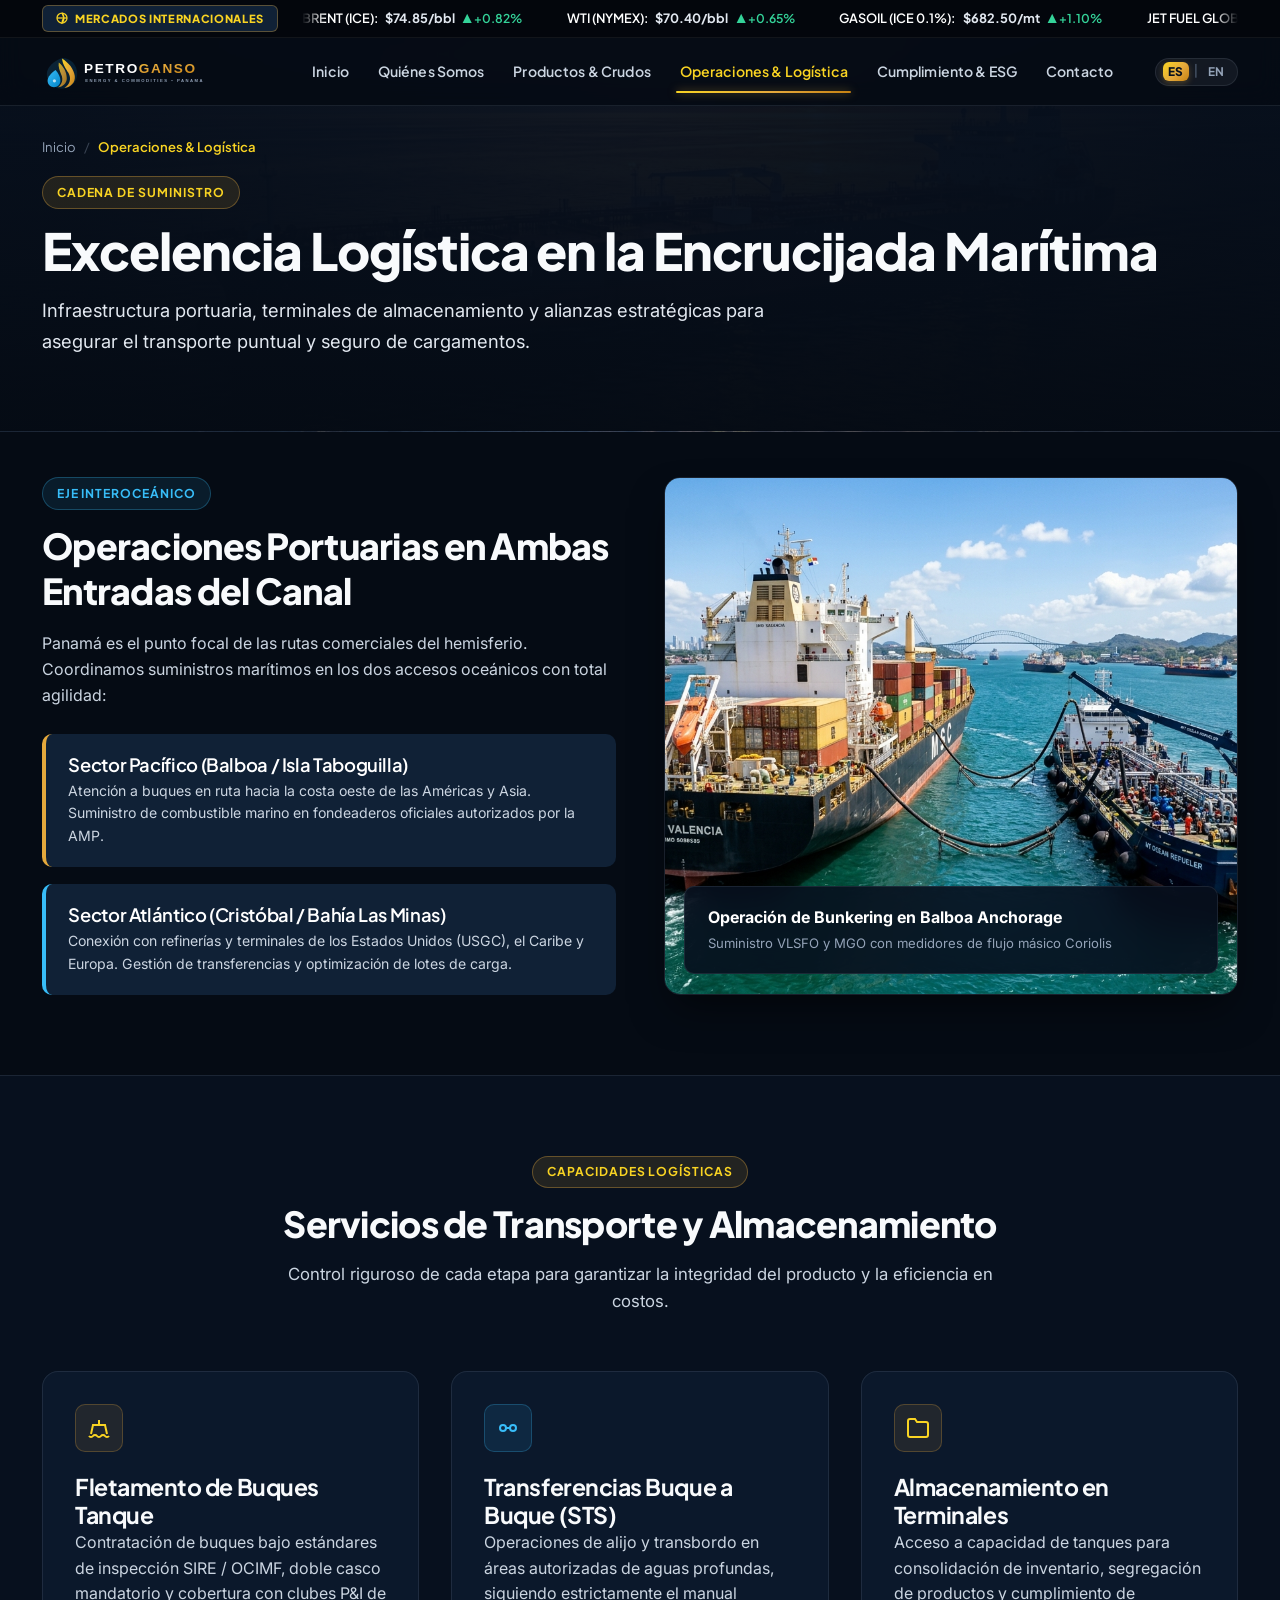
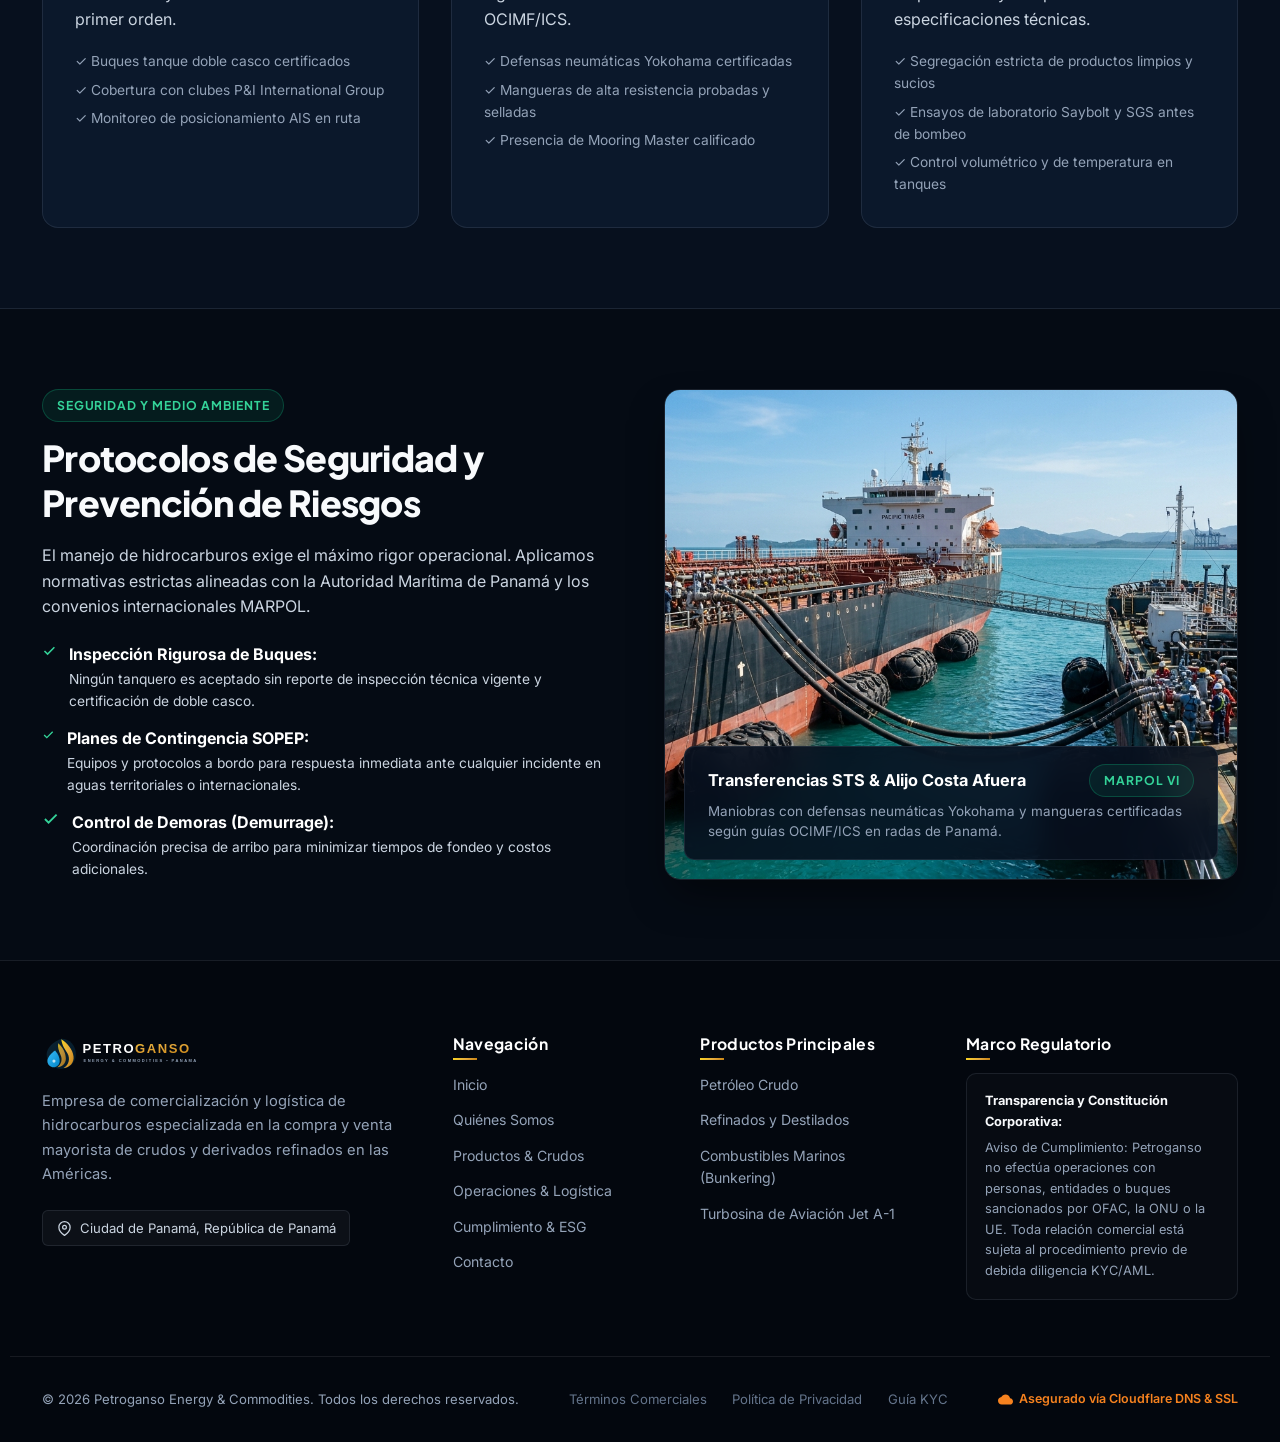
<file: operaciones.html>
<!DOCTYPE html>
<html lang="es">
<head>
  <meta charset="UTF-8">
  <meta name="viewport" content="width=device-width, initial-scale=1.0">
  <title>Operaciones y Logística Marítima | Petroganso • Hub Panamá</title>
  <meta name="description" content="Infraestructura de fletamento marítimo, almacenamiento en tanques, abastecimiento de bunkering y transferencias buque a buque (STS) en el Canal de Panamá.">
  <link rel="icon" type="image/svg+xml" href="assets/images/favicon.svg">

  <link rel="stylesheet" href="css/style.css">
  <link rel="stylesheet" href="css/pages.css">
</head>
<body>

  <!-- =========================================================================
       HEADER & NAVIGATION
       ========================================================================= -->
  <div class="header-wrapper">
    <div class="ticker-bar" aria-label="Indicadores de Mercado Internacional">
      <div class="ticker-wrap">
        <div class="ticker-label-box">
          <svg width="12" height="12" viewBox="0 0 24 24" fill="none" stroke="currentColor" stroke-width="2.5"><circle cx="12" cy="12" r="10"></circle><line x1="2" y1="12" x2="22" y2="12"></line><path d="M12 2a15.3 15.3 0 0 1 4 10 15.3 15.3 0 0 1-4 10 15.3 15.3 0 0 1 4-10z"></path></svg>
          <span data-i18n="ticker_label">MERCADOS INTERNACIONALES</span>
        </div>
        <div class="ticker-viewport">
          <div class="ticker-scroll"></div>
        </div>
      </div>
    </div>

    <header class="navbar">
      <a href="index.html" class="brand-logo" aria-label="Petroganso Inicio">
        <img src="assets/images/logo.svg" alt="Petroganso Energy & Commodities" width="200" height="40">
      </a>

      <nav class="nav-menu" id="navMenu">
        <a href="index.html" class="nav-link" data-i18n="nav_home">Inicio</a>
        <a href="nosotros.html" class="nav-link" data-i18n="nav_about">Quiénes Somos</a>
        <a href="productos.html" class="nav-link" data-i18n="nav_products">Productos &amp; Crudos</a>
        <a href="operaciones.html" class="nav-link active" data-i18n="nav_operations">Operaciones &amp; Logística</a>
        <a href="cumplimiento.html" class="nav-link" data-i18n="nav_compliance">Cumplimiento &amp; ESG</a>
        <a href="contacto.html" class="nav-link" data-i18n="nav_contact">Contacto</a>
      </nav>

      <div class="nav-actions">
        <div class="lang-switcher" aria-label="Selector de Idioma">
          <button type="button" class="lang-btn active" data-lang="es">ES</button>
          <span class="lang-divider">|</span>
          <button type="button" class="lang-btn" data-lang="en">EN</button>
        </div>
      </div>

      <button class="mobile-toggle" id="mobileMenuToggle" aria-label="Abrir menú">
        <svg viewBox="0 0 24 24" fill="none" stroke="currentColor" stroke-width="2"><line x1="3" y1="12" x2="21" y2="12"></line><line x1="3" y1="6" x2="21" y2="6"></line><line x1="3" y1="18" x2="21" y2="18"></line></svg>
      </button>
    </header>
  </div>

  <!-- =========================================================================
       INNER PAGE HERO
       ========================================================================= -->
  <section class="inner-hero">
    <div class="container">
      <div class="breadcrumb">
        <a href="index.html" data-i18n="nav_home">Inicio</a>
        <span class="sep">/</span>
        <span class="current" data-i18n="nav_operations">Operaciones &amp; Logística</span>
      </div>
      <span class="badge badge-gold" data-i18n="badge_supply_chain">Cadena de Suministro</span>
      <h1 style="margin: 0.6rem 0 0.8rem 0;" data-i18n="ops_h1">Excelencia Logística en la Encrucijada Marítima</h1>
      <p class="lead" style="max-width: 740px;" data-i18n="ops_lead">
        Infraestructura portuaria, terminales de almacenamiento y alianzas estratégicas para asegurar el transporte puntual y seguro de cargamentos.
      </p>
    </div>
  </section>

  <!-- =========================================================================
       PANAMA STRATEGIC NODE
       ========================================================================= -->
  <section class="section" style="padding-top:2.8rem;">
    <div class="container">
      <div class="grid-2" style="align-items:center; gap:3rem;">
        <div>
          <span class="badge badge-blue" data-i18n="ops_canal_badge">Eje Interoceánico</span>
          <h2 style="margin: 0.9rem 0 1.1rem 0;" data-i18n="ops_canal_title">Operaciones Portuarias en Ambas Entradas del Canal</h2>
          <p data-i18n="ops_canal_p1">
            Panamá es el punto focal de las rutas comerciales del hemisferio. Coordinamos suministros marítimos en los dos accesos oceánicos con total agilidad:
          </p>

          <div style="display:flex; flex-direction:column; gap:1.1rem; margin-top:1.6rem;">
            <div style="background:var(--bg-surface); padding:1.2rem 1.4rem; border-radius:var(--radius-md); border-left:4px solid var(--gold-500);">
              <h4 style="color:#FFFFFF; margin-bottom:0.25rem;" data-i18n="ops_pac_title">Sector Pacífico (Balboa / Isla Taboguilla)</h4>
              <p style="font-size:0.88rem; margin:0; color:var(--text-secondary);" data-i18n="ops_pac_desc">
                Atención a buques en ruta hacia la costa oeste de las Américas y Asia. Suministro de combustible marino en fondeaderos oficiales autorizados por la AMP.
              </p>
            </div>

            <div style="background:var(--bg-surface); padding:1.2rem 1.4rem; border-radius:var(--radius-md); border-left:4px solid var(--blue-400);">
              <h4 style="color:#FFFFFF; margin-bottom:0.25rem;" data-i18n="ops_atl_title">Sector Atlántico (Cristóbal / Bahía Las Minas)</h4>
              <p style="font-size:0.88rem; margin:0; color:var(--text-secondary);" data-i18n="ops_atl_desc">
                Conexión con refinerías y terminales de los Estados Unidos (USGC), el Caribe y Europa. Gestión de transferencias y optimización de lotes de carga.
              </p>
            </div>
          </div>
        </div>

        <div class="hub-visual-card">
          <img src="assets/images/bunkering-canal.jpg" alt="Operación de Bunkering en el Canal de Panamá" width="600" height="400">
          <div class="hub-badge-float">
            <strong style="color:#FFFFFF; display:block;">Operación de Bunkering en Balboa Anchorage</strong>
            <span style="font-size:0.82rem; color:var(--text-muted);">Suministro VLSFO y MGO con medidores de flujo másico Coriolis</span>
          </div>
        </div>
      </div>
    </div>
  </section>

  <!-- =========================================================================
       OPERATIONAL CAPABILITIES GRID
       ========================================================================= -->
  <section class="section section-darker">
    <div class="container">
      <div class="section-header">
        <span class="badge badge-gold" data-i18n="ops_cap_badge">Capacidades Logísticas</span>
        <h2 data-i18n="ops_cap_title">Servicios de Transporte y Almacenamiento</h2>
        <p data-i18n="ops_cap_sub">Control riguroso de cada etapa para garantizar la integridad del producto y la eficiencia en costos.</p>
      </div>

      <div class="grid-3">
        <!-- 1. Fletamento Marítimo -->
        <div class="glass-card">
          <div class="product-icon-wrap gold" style="margin-bottom:1.3rem;">
            <svg width="24" height="24" viewBox="0 0 24 24" fill="none" stroke="currentColor" stroke-width="2"><path d="M2 20a2.4 2.4 0 0 0 2 1 2.4 2.4 0 0 0 2-1 2.4 2.4 0 0 1 2-1 2.4 2.4 0 0 1 2 1 2.4 2.4 0 0 0 2 1 2.4 2.4 0 0 0 2-1 2.4 2.4 0 0 1 2-1 2.4 2.4 0 0 1 2 1 2.4 2.4 0 0 0 2 1 2.4 2.4 0 0 0 2-1"></path><path d="M4 18l2-9h12l2 9"></path><path d="M12 4v5"></path></svg>
          </div>
          <h3 data-i18n="ops_card1_title">Fletamento de Buques Tanque</h3>
          <p data-i18n="ops_card1_desc">
            Contratación de buques bajo estándares de inspección SIRE / OCIMF, doble casco mandatorio y cobertura con clubes P&amp;I de primer orden.
          </p>
          <ul style="margin-top:0.9rem; font-size:0.86rem; color:var(--text-muted); display:flex; flex-direction:column; gap:0.4rem;">
            <li>✓ Buques tanque doble casco certificados</li>
            <li>✓ Cobertura con clubes P&amp;I International Group</li>
            <li>✓ Monitoreo de posicionamiento AIS en ruta</li>
          </ul>
        </div>

        <!-- 2. Transferencias STS -->
        <div class="glass-card">
          <div class="product-icon-wrap" style="margin-bottom:1.3rem;">
            <svg width="24" height="24" viewBox="0 0 24 24" fill="none" stroke="currentColor" stroke-width="2"><circle cx="7" cy="12" r="3"></circle><circle cx="17" cy="12" r="3"></circle><line x1="10" y1="12" x2="14" y2="12"></line></svg>
          </div>
          <h3 data-i18n="ops_card2_title">Transferencias Buque a Buque (STS)</h3>
          <p data-i18n="ops_card2_desc">
            Operaciones de alijo y transbordo en áreas autorizadas de aguas profundas, siguiendo estrictamente el manual OCIMF/ICS.
          </p>
          <ul style="margin-top:0.9rem; font-size:0.86rem; color:var(--text-muted); display:flex; flex-direction:column; gap:0.4rem;">
            <li>✓ Defensas neumáticas Yokohama certificadas</li>
            <li>✓ Mangueras de alta resistencia probadas y selladas</li>
            <li>✓ Presencia de Mooring Master calificado</li>
          </ul>
        </div>

        <!-- 3. Almacenamiento & Blending -->
        <div class="glass-card">
          <div class="product-icon-wrap gold" style="margin-bottom:1.3rem;">
            <svg width="24" height="24" viewBox="0 0 24 24" fill="none" stroke="currentColor" stroke-width="2"><path d="M22 19a2 2 0 0 1-2 2H4a2 2 0 0 1-2-2V5a2 2 0 0 1 2-2h5l2 3h9a2 2 0 0 1 2 2z"></path></svg>
          </div>
          <h3 data-i18n="ops_card3_title">Almacenamiento en Terminales</h3>
          <p data-i18n="ops_card3_desc">
            Acceso a capacidad de tanques para consolidación de inventario, segregación de productos y cumplimiento de especificaciones técnicas.
          </p>
          <ul style="margin-top:0.9rem; font-size:0.86rem; color:var(--text-muted); display:flex; flex-direction:column; gap:0.4rem;">
            <li>✓ Segregación estricta de productos limpios y sucios</li>
            <li>✓ Ensayos de laboratorio Saybolt y SGS antes de bombeo</li>
            <li>✓ Control volumétrico y de temperatura en tanques</li>
          </ul>
        </div>
      </div>
    </div>
  </section>

  <!-- =========================================================================
       SAFETY, HSE & VETTING POLICIES
       ========================================================================= -->
  <section class="section">
    <div class="container">
      <div class="grid-2" style="align-items:center; gap:3rem;">
        <div>
          <span class="badge badge-emerald" data-i18n="ops_hse_badge">Seguridad y Medio Ambiente</span>
          <h2 style="margin: 0.9rem 0 1.1rem 0;" data-i18n="ops_hse_title">Protocolos de Seguridad y Prevención de Riesgos</h2>
          <p data-i18n="ops_hse_p1">
            El manejo de hidrocarburos exige el máximo rigor operacional. Aplicamos normativas estrictas alineadas con la Autoridad Marítima de Panamá y los convenios internacionales MARPOL.
          </p>

          <div style="display:flex; flex-direction:column; gap:0.9rem; margin-top:1.4rem;">
            <div style="display:flex; align-items:flex-start; gap:0.75rem;">
              <svg width="18" height="18" viewBox="0 0 24 24" fill="none" stroke="var(--emerald-400)" stroke-width="2.5"><polyline points="20 6 9 17 4 12"></polyline></svg>
              <div>
                <strong style="color:#FFFFFF;" data-i18n="ops_hse_pt1_t">Inspección Rigurosa de Buques:</strong>
                <p style="font-size:0.86rem; margin:0; color:var(--text-secondary);" data-i18n="ops_hse_pt1_d">Ningún tanquero es aceptado sin reporte de inspección técnica vigente y certificación de doble casco.</p>
              </div>
            </div>

            <div style="display:flex; align-items:flex-start; gap:0.75rem;">
              <svg width="18" height="18" viewBox="0 0 24 24" fill="none" stroke="var(--emerald-400)" stroke-width="2.5"><polyline points="20 6 9 17 4 12"></polyline></svg>
              <div>
                <strong style="color:#FFFFFF;" data-i18n="ops_hse_pt2_t">Planes de Contingencia SOPEP:</strong>
                <p style="font-size:0.86rem; margin:0; color:var(--text-secondary);" data-i18n="ops_hse_pt2_d">Equipos y protocolos a bordo para respuesta inmediata ante cualquier incidente en aguas territoriales o internacionales.</p>
              </div>
            </div>

            <div style="display:flex; align-items:flex-start; gap:0.75rem;">
              <svg width="18" height="18" viewBox="0 0 24 24" fill="none" stroke="var(--emerald-400)" stroke-width="2.5"><polyline points="20 6 9 17 4 12"></polyline></svg>
              <div>
                <strong style="color:#FFFFFF;" data-i18n="ops_hse_pt3_t">Control de Demoras (Demurrage):</strong>
                <p style="font-size:0.86rem; margin:0; color:var(--text-secondary);" data-i18n="ops_hse_pt3_d">Coordinación precisa de arribo para minimizar tiempos de fondeo y costos adicionales.</p>
              </div>
            </div>
          </div>
        </div>

        <div class="hub-visual-card">
          <img src="assets/images/sts-transfer.jpg" alt="Operaciones de Transferencia STS y Cumplimiento MARPOL" width="600" height="400" loading="lazy">
          <div class="hub-badge-float">
            <div style="display:flex; justify-content:space-between; align-items:center; margin-bottom:0.35rem;">
              <strong style="color:#FFFFFF; font-size:1.02rem;" data-i18n="ops_hse_float_title">Transferencias STS &amp; Alijo Costa Afuera</strong>
              <span class="badge badge-emerald">MARPOL VI</span>
            </div>
            <p style="font-size:0.84rem; color:var(--text-muted); margin:0; line-height:1.45;" data-i18n="ops_hse_float_desc">
              Maniobras con defensas neumáticas Yokohama y mangueras certificadas según guías OCIMF/ICS en radas de Panamá.
            </p>
          </div>
        </div>
      </div>
    </div>
  </section>

  <!-- =========================================================================
       INSTITUTIONAL FOOTER
       ========================================================================= -->
  <footer class="site-footer">
    <div class="container footer-top">
      <div class="footer-brand">
        <a href="index.html">
          <img src="assets/images/logo.svg" alt="Petroganso Logo" width="200" height="40">
        </a>
        <p data-i18n="footer_brand_desc">
          Empresa de comercialización y logística de hidrocarburos especializada en la compra y venta mayorista de crudos y derivados refinados en las Américas.
        </p>
        <div class="footer-location-tag">
          <svg width="15" height="15" viewBox="0 0 24 24" fill="none" stroke="currentColor" stroke-width="2"><path d="M21 10c0 7-9 13-9 13s-9-6-9-13a9 9 0 0 1 18 0z"></path><circle cx="12" cy="10" r="3"></circle></svg>
          <span data-i18n="footer_loc">Ciudad de Panamá, República de Panamá</span>
        </div>
      </div>

      <div>
        <h4 class="footer-title" data-i18n="footer_col_nav">Navegación</h4>
        <ul class="footer-links">
          <li><a href="index.html" data-i18n="nav_home">Inicio</a></li>
          <li><a href="nosotros.html" data-i18n="nav_about">Quiénes Somos</a></li>
          <li><a href="productos.html" data-i18n="nav_products">Productos &amp; Crudos</a></li>
          <li><a href="operaciones.html" data-i18n="nav_operations">Operaciones &amp; Logística</a></li>
          <li><a href="cumplimiento.html" data-i18n="nav_compliance">Cumplimiento KYC / AML</a></li>
          <li><a href="contacto.html" data-i18n="nav_contact">Contacto</a></li>
        </ul>
      </div>

      <div>
        <h4 class="footer-title" data-i18n="footer_col_prod">Productos Principales</h4>
        <ul class="footer-links">
          <li><a href="productos.html#crudo" data-i18n="card_crude_title">Petróleo Crudo</a></li>
          <li><a href="productos.html#refinados" data-i18n="card_refined_title">Diesel ULSD &amp; Refinados</a></li>
          <li><a href="productos.html#bunkering" data-i18n="card_bunker_title">Bunkering Marino</a></li>
          <li><a href="productos.html#jet" data-i18n="prod_jet_title">Turbosina Jet A-1</a></li>
        </ul>
      </div>

      <div>
        <h4 class="footer-title" data-i18n="footer_col_comp">Marco Regulatorio</h4>
        <div class="footer-compliance-box">
          <strong data-i18n="notice_title">Aviso de Cumplimiento:</strong>
          <span data-i18n="footer_comp_text">Petroganso no efectúa operaciones con personas, entidades o buques sancionados por OFAC, la ONU o la UE. Toda relación comercial está sujeta al procedimiento previo de debida diligencia KYC/AML.</span>
        </div>
      </div>
    </div>

    <div class="container footer-bottom">
      <div data-i18n="footer_copy">
        &copy; 2026 Petroganso Energy &amp; Commodities. Todos los derechos reservados.
      </div>
      <div class="footer-bottom-links">
        <a href="cumplimiento.html#terminos" data-i18n="footer_terms">Términos Comerciales</a>
        <a href="cumplimiento.html#privacidad" data-i18n="footer_privacy">Política de Privacidad</a>
        <a href="cumplimiento.html#kyc" data-i18n="footer_kyc">Guía KYC</a>
      </div>
      <div class="cloudflare-badge">
        <svg width="15" height="15" viewBox="0 0 24 24" fill="currentColor"><path d="M19.35 10.04C18.67 6.59 15.64 4 12 4 9.11 4 6.6 5.64 5.35 8.04 2.34 8.36 0 10.91 0 14c0 3.31 2.69 6 6 6h13c2.76 0 5-2.24 5-5 0-2.64-2.05-4.78-4.65-4.96z"/></svg>
        <span data-i18n="footer_cloudflare">Asegurado vía Cloudflare DNS &amp; SSL</span>
      </div>
    </div>
  </footer>

  <script src="js/translations.js"></script>
  <script src="js/lang.js"></script>
  <script src="js/main.js"></script>
</body>
</html>
</file>
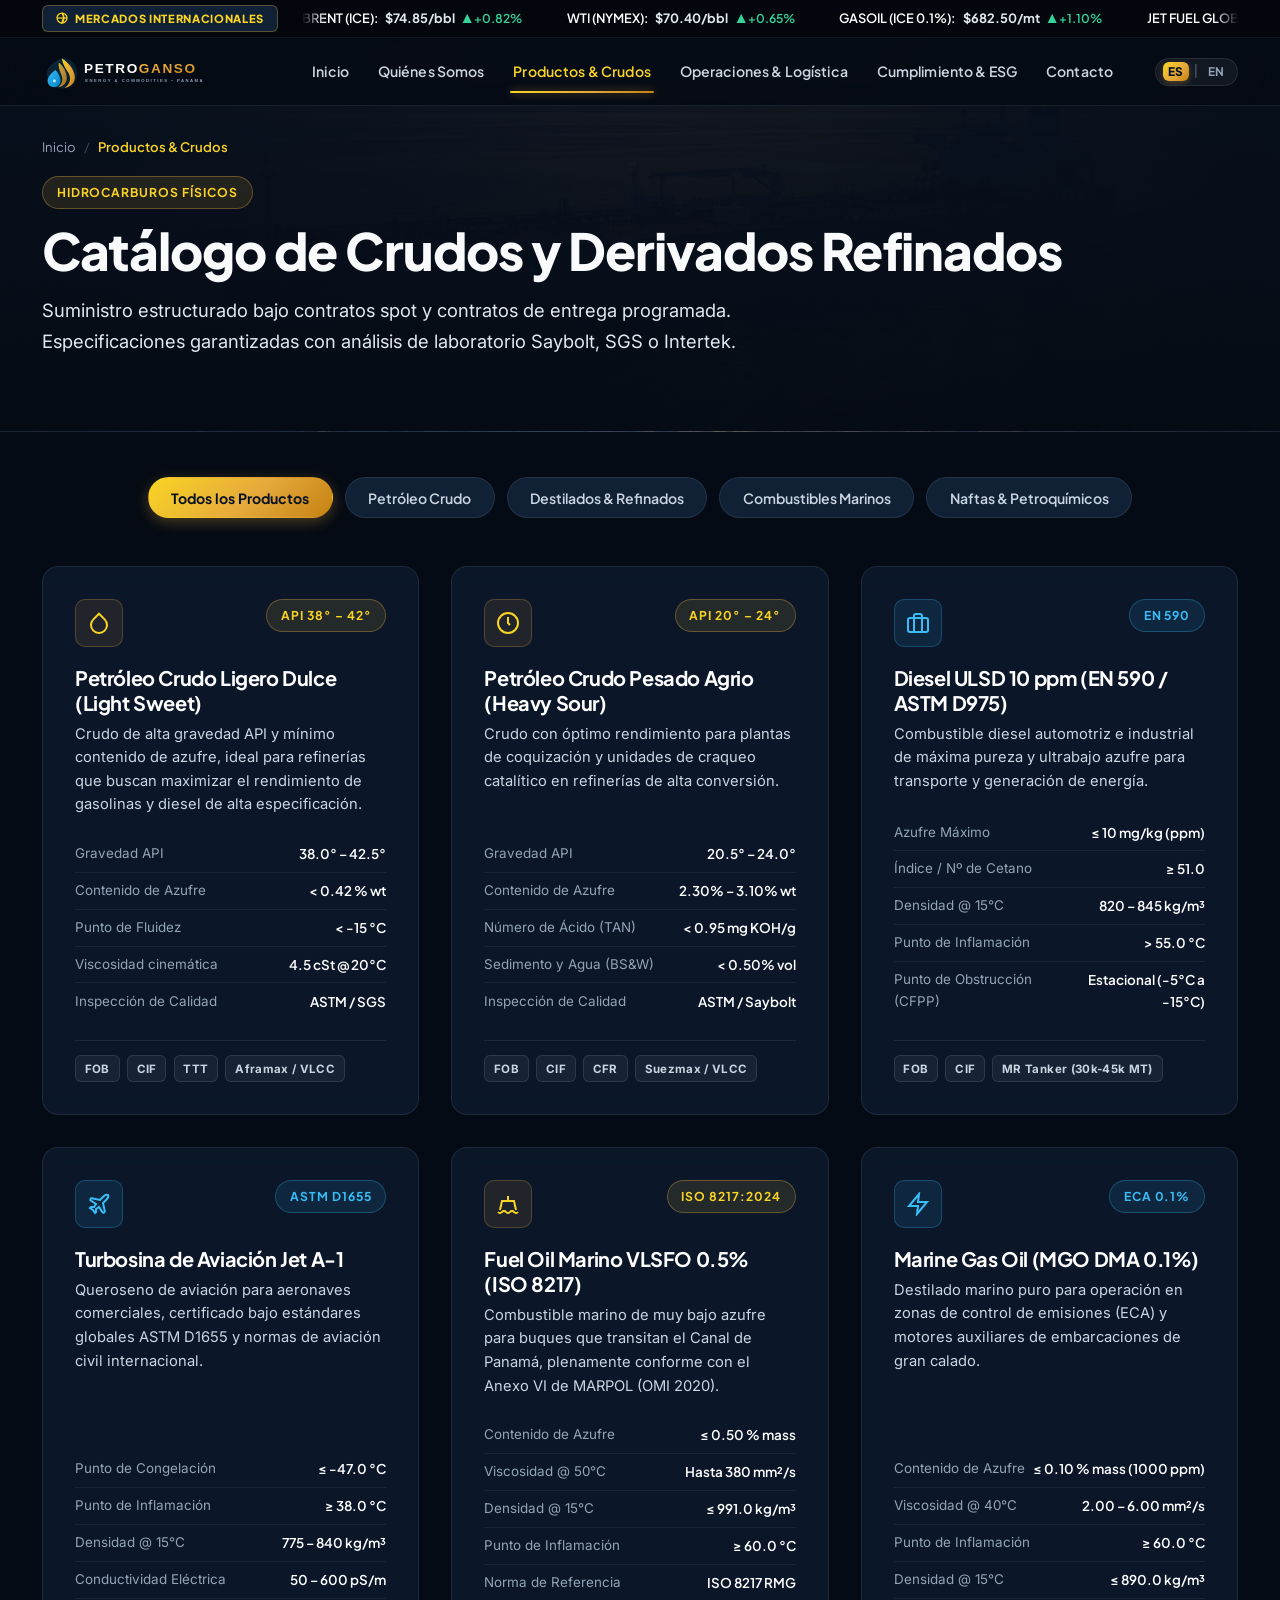
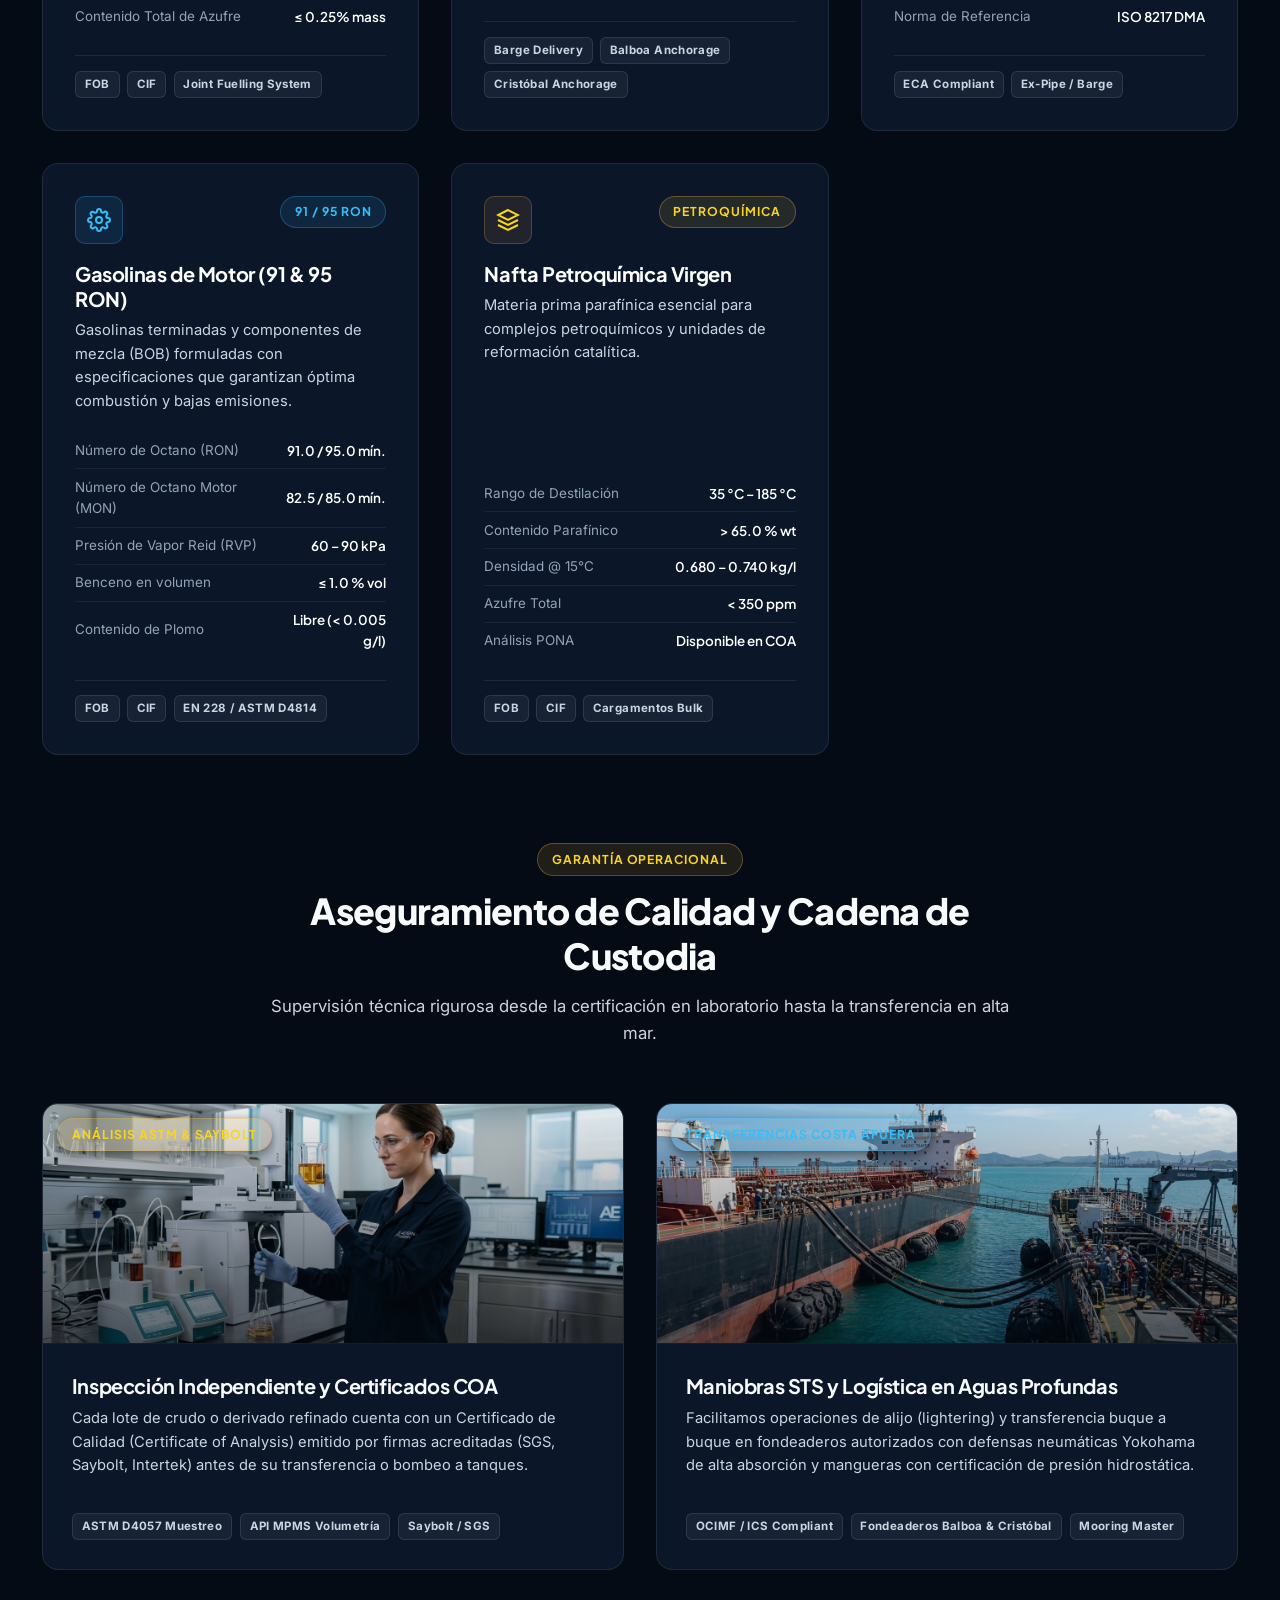
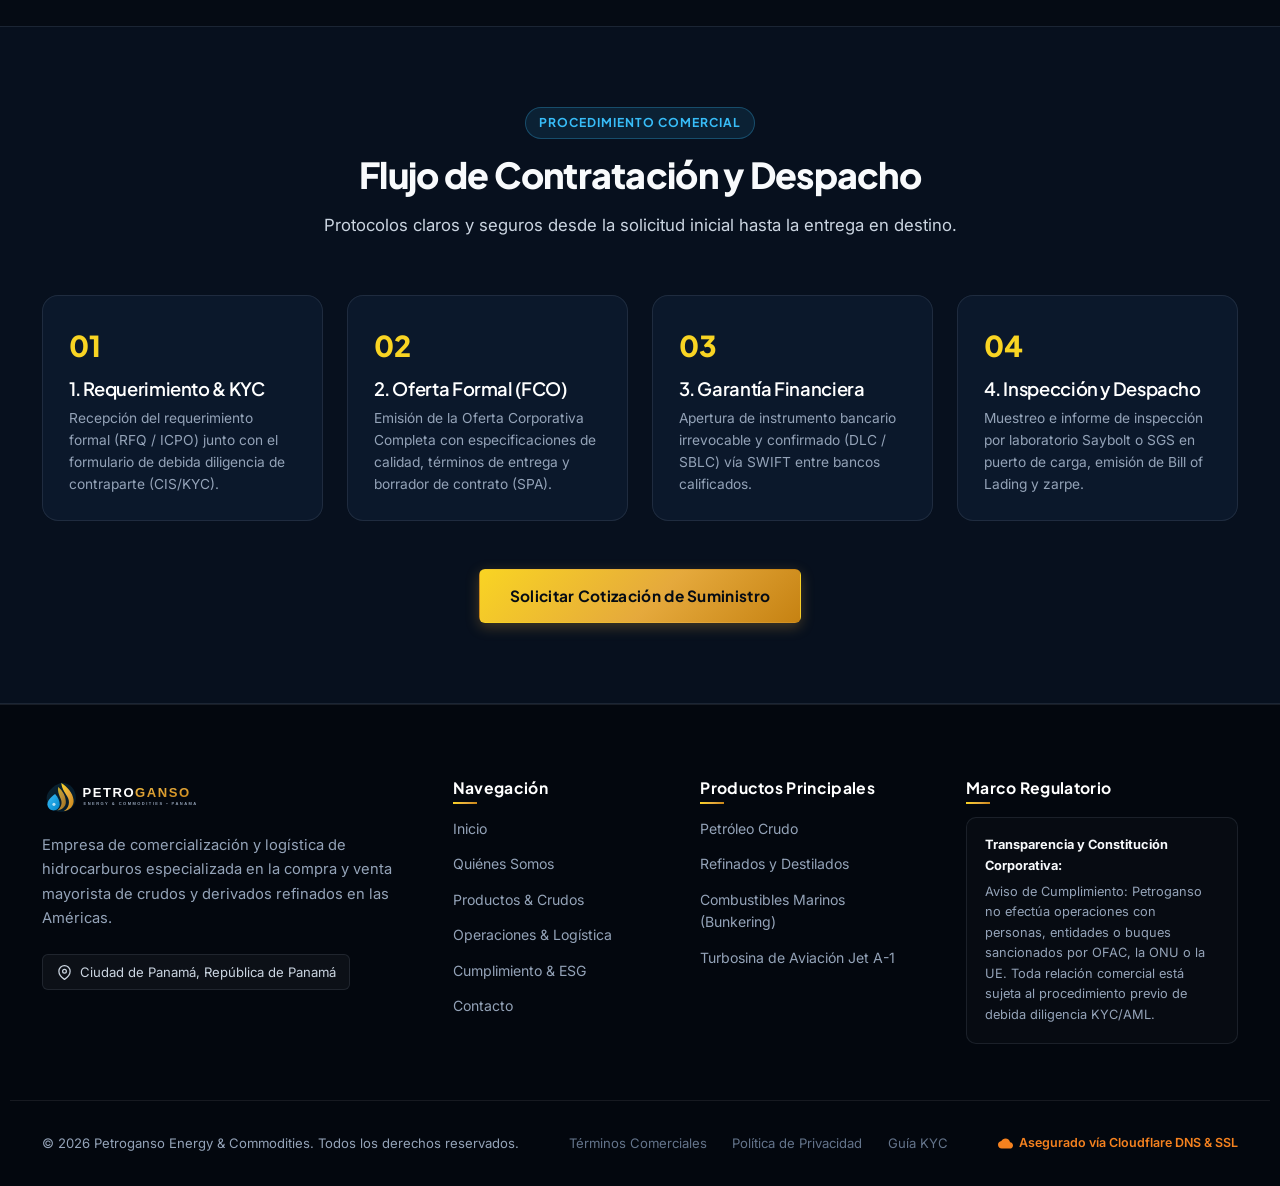
<file: productos.html>
<!DOCTYPE html>
<html lang="es">
<head>
  <meta charset="UTF-8">
  <meta name="viewport" content="width=device-width, initial-scale=1.0">
  <title>Portafolio de Productos y Crudos | Petroganso Energy • Panamá</title>
  <meta name="description" content="Especificaciones técnicas y grados de petróleo crudo ligero y pesado, Diesel ULSD 10ppm, Jet A-1, combustibles marinos VLSFO y MGO para entrega FOB y CIF.">
  <link rel="icon" type="image/svg+xml" href="assets/images/favicon.svg">

  <link rel="stylesheet" href="css/style.css">
  <link rel="stylesheet" href="css/pages.css">
</head>
<body>

  <!-- =========================================================================
       HEADER & NAVIGATION
       ========================================================================= -->
  <div class="header-wrapper">
    <div class="ticker-bar" aria-label="Indicadores de Mercado Internacional">
      <div class="ticker-wrap">
        <div class="ticker-label-box">
          <svg width="12" height="12" viewBox="0 0 24 24" fill="none" stroke="currentColor" stroke-width="2.5"><circle cx="12" cy="12" r="10"></circle><line x1="2" y1="12" x2="22" y2="12"></line><path d="M12 2a15.3 15.3 0 0 1 4 10 15.3 15.3 0 0 1-4 10 15.3 15.3 0 0 1 4-10z"></path></svg>
          <span data-i18n="ticker_label">MERCADOS INTERNACIONALES</span>
        </div>
        <div class="ticker-viewport">
          <div class="ticker-scroll"></div>
        </div>
      </div>
    </div>

    <header class="navbar">
      <a href="index.html" class="brand-logo" aria-label="Petroganso Inicio">
        <img src="assets/images/logo.svg" alt="Petroganso Energy & Commodities" width="200" height="40">
      </a>

      <nav class="nav-menu" id="navMenu">
        <a href="index.html" class="nav-link" data-i18n="nav_home">Inicio</a>
        <a href="nosotros.html" class="nav-link" data-i18n="nav_about">Quiénes Somos</a>
        <a href="productos.html" class="nav-link active" data-i18n="nav_products">Productos &amp; Crudos</a>
        <a href="operaciones.html" class="nav-link" data-i18n="nav_operations">Operaciones &amp; Logística</a>
        <a href="cumplimiento.html" class="nav-link" data-i18n="nav_compliance">Cumplimiento &amp; ESG</a>
        <a href="contacto.html" class="nav-link" data-i18n="nav_contact">Contacto</a>
      </nav>

      <div class="nav-actions">
        <div class="lang-switcher" aria-label="Selector de Idioma">
          <button type="button" class="lang-btn active" data-lang="es">ES</button>
          <span class="lang-divider">|</span>
          <button type="button" class="lang-btn" data-lang="en">EN</button>
        </div>
      </div>

      <button class="mobile-toggle" id="mobileMenuToggle" aria-label="Abrir menú">
        <svg viewBox="0 0 24 24" fill="none" stroke="currentColor" stroke-width="2"><line x1="3" y1="12" x2="21" y2="12"></line><line x1="3" y1="6" x2="21" y2="6"></line><line x1="3" y1="18" x2="21" y2="18"></line></svg>
      </button>
    </header>
  </div>

  <!-- =========================================================================
       INNER PAGE HERO
       ========================================================================= -->
  <section class="inner-hero">
    <div class="container">
      <div class="breadcrumb">
        <a href="index.html" data-i18n="nav_home">Inicio</a>
        <span class="sep">/</span>
        <span class="current" data-i18n="nav_products">Productos &amp; Crudos</span>
      </div>
      <span class="badge badge-gold" data-i18n="badge_commodities">Hidrocarburos Físicos</span>
      <h1 style="margin: 0.6rem 0 0.8rem 0;" data-i18n="prod_h1">Catálogo de Crudos y Derivados Refinados</h1>
      <p class="lead" style="max-width: 740px;" data-i18n="prod_lead">
        Suministro estructurado bajo contratos spot y contratos de entrega programada. Especificaciones garantizadas con análisis de laboratorio Saybolt, SGS o Intertek.
      </p>
    </div>
  </section>

  <!-- =========================================================================
       PRODUCT FILTER TABS & CARDS
       ========================================================================= -->
  <section class="section" style="padding-top:2.8rem;">
    <div class="container">
      <!-- Filter Tabs -->
      <div class="product-tabs" role="tablist">
        <button class="tab-btn active" data-category="all" role="tab" id="tabAll" data-i18n="tab_all">Todos los Productos</button>
        <button class="tab-btn" data-category="crudo" role="tab" id="tabCrudo" data-i18n="tab_crude">Petróleo Crudo</button>
        <button class="tab-btn" data-category="refinados" role="tab" id="tabRefinados" data-i18n="tab_refined">Destilados &amp; Refinados</button>
        <button class="tab-btn" data-category="bunkering" role="tab" id="tabBunkering" data-i18n="tab_bunker">Combustibles Marinos</button>
        <button class="tab-btn" data-category="petroquimicos" role="tab" id="tabPetroquimicos" data-i18n="tab_special">Naftas &amp; Petroquímicos</button>
      </div>

      <!-- Products Grid -->
      <div class="grid-3" id="productsGrid">

        <!-- 1. Crudo Ligero Dulce -->
        <div class="glass-card product-card product-card-item" data-category="crudo" id="crudo">
          <div class="product-card-header">
            <div class="product-icon-wrap gold">
              <svg width="24" height="24" viewBox="0 0 24 24" fill="none" stroke="currentColor" stroke-width="2"><path d="M12 2.69l5.66 5.66a8 8 0 1 1-11.31 0z"></path></svg>
            </div>
            <span class="badge badge-gold">API 38° – 42°</span>
          </div>
          <h3 data-i18n="prod_light_title">Petróleo Crudo Ligero Dulce (Light Sweet)</h3>
          <p class="product-desc" data-i18n="prod_light_desc">
            Crudo de alta gravedad API y mínimo contenido de azufre, ideal para refinerías que buscan maximizar el rendimiento de gasolinas y diesel de alta especificación.
          </p>
          <table class="spec-table">
            <tr><td class="spec-name">Gravedad API</td><td class="spec-val">38.0° – 42.5°</td></tr>
            <tr><td class="spec-name">Contenido de Azufre</td><td class="spec-val">&lt; 0.42 % wt</td></tr>
            <tr><td class="spec-name">Punto de Fluidez</td><td class="spec-val">&lt; -15 °C</td></tr>
            <tr><td class="spec-name">Viscosidad cinemática</td><td class="spec-val">4.5 cSt @ 20°C</td></tr>
            <tr><td class="spec-name">Inspección de Calidad</td><td class="spec-val">ASTM / SGS</td></tr>
          </table>
          <div class="product-footer-tags">
            <span class="incoterm-tag">FOB</span>
            <span class="incoterm-tag">CIF</span>
            <span class="incoterm-tag">TTT</span>
            <span class="incoterm-tag">Aframax / VLCC</span>
          </div>
        </div>

        <!-- 2. Crudo Pesado Agrio -->
        <div class="glass-card product-card product-card-item" data-category="crudo">
          <div class="product-card-header">
            <div class="product-icon-wrap gold">
              <svg width="24" height="24" viewBox="0 0 24 24" fill="none" stroke="currentColor" stroke-width="2"><circle cx="12" cy="12" r="10"></circle><polyline points="12 6 12 12 14 14"></polyline></svg>
            </div>
            <span class="badge badge-gold">API 20° – 24°</span>
          </div>
          <h3 data-i18n="prod_heavy_title">Petróleo Crudo Pesado Agrio (Heavy Sour)</h3>
          <p class="product-desc" data-i18n="prod_heavy_desc">
            Crudo con óptimo rendimiento para plantas de coquización y unidades de craqueo catalítico en refinerías de alta conversión.
          </p>
          <table class="spec-table">
            <tr><td class="spec-name">Gravedad API</td><td class="spec-val">20.5° – 24.0°</td></tr>
            <tr><td class="spec-name">Contenido de Azufre</td><td class="spec-val">2.30% – 3.10% wt</td></tr>
            <tr><td class="spec-name">Número de Ácido (TAN)</td><td class="spec-val">&lt; 0.95 mg KOH/g</td></tr>
            <tr><td class="spec-name">Sedimento y Agua (BS&amp;W)</td><td class="spec-val">&lt; 0.50% vol</td></tr>
            <tr><td class="spec-name">Inspección de Calidad</td><td class="spec-val">ASTM / Saybolt</td></tr>
          </table>
          <div class="product-footer-tags">
            <span class="incoterm-tag">FOB</span>
            <span class="incoterm-tag">CIF</span>
            <span class="incoterm-tag">CFR</span>
            <span class="incoterm-tag">Suezmax / VLCC</span>
          </div>
        </div>

        <!-- 3. Diesel ULSD 10ppm -->
        <div class="glass-card product-card product-card-item" data-category="refinados" id="refinados">
          <div class="product-card-header">
            <div class="product-icon-wrap">
              <svg width="24" height="24" viewBox="0 0 24 24" fill="none" stroke="currentColor" stroke-width="2"><rect x="2" y="7" width="20" height="14" rx="2" ry="2"></rect><path d="M16 21V5a2 2 0 0 0-2-2h-4a2 2 0 0 0-2 2v16"></path></svg>
            </div>
            <span class="badge badge-blue">EN 590</span>
          </div>
          <h3 data-i18n="prod_diesel_title">Diesel ULSD 10 ppm (EN 590 / ASTM D975)</h3>
          <p class="product-desc" data-i18n="prod_diesel_desc">
            Combustible diesel automotriz e industrial de máxima pureza y ultrabajo azufre para transporte y generación de energía.
          </p>
          <table class="spec-table">
            <tr><td class="spec-name">Azufre Máximo</td><td class="spec-val">&le; 10 mg/kg (ppm)</td></tr>
            <tr><td class="spec-name">Índice / Nº de Cetano</td><td class="spec-val">&ge; 51.0</td></tr>
            <tr><td class="spec-name">Densidad @ 15°C</td><td class="spec-val">820 – 845 kg/m³</td></tr>
            <tr><td class="spec-name">Punto de Inflamación</td><td class="spec-val">&gt; 55.0 °C</td></tr>
            <tr><td class="spec-name">Punto de Obstrucción (CFPP)</td><td class="spec-val">Estacional (-5°C a -15°C)</td></tr>
          </table>
          <div class="product-footer-tags">
            <span class="incoterm-tag">FOB</span>
            <span class="incoterm-tag">CIF</span>
            <span class="incoterm-tag">MR Tanker (30k-45k MT)</span>
          </div>
        </div>

        <!-- 4. Jet Fuel A-1 -->
        <div class="glass-card product-card product-card-item" data-category="refinados" id="jet">
          <div class="product-card-header">
            <div class="product-icon-wrap">
              <svg width="24" height="24" viewBox="0 0 24 24" fill="none" stroke="currentColor" stroke-width="2"><path d="M17.8 19.2L16 11l3.5-3.5C21 6 21.5 4 21 3c-1-.5-3 0-4.5 1.5L13 8 4.8 6.2c-.5-.1-.9.1-1.1.5l-.3.5c-.2.5-.1 1 .3 1.3L9 12l-2 3H4l-1 1 3 2 2 3 1-1v-3l3-2 3.5 5.3c.3.4.8.5 1.3.3l.5-.3c.4-.2.6-.6.5-1.1z"></path></svg>
            </div>
            <span class="badge badge-blue">ASTM D1655</span>
          </div>
          <h3 data-i18n="prod_jet_title">Turbosina de Aviación Jet A-1</h3>
          <p class="product-desc" data-i18n="prod_jet_desc">
            Queroseno de aviación para aeronaves comerciales, certificado bajo estándares globales ASTM D1655 y normas de aviación civil internacional.
          </p>
          <table class="spec-table">
            <tr><td class="spec-name">Punto de Congelación</td><td class="spec-val">&le; -47.0 °C</td></tr>
            <tr><td class="spec-name">Punto de Inflamación</td><td class="spec-val">&ge; 38.0 °C</td></tr>
            <tr><td class="spec-name">Densidad @ 15°C</td><td class="spec-val">775 – 840 kg/m³</td></tr>
            <tr><td class="spec-name">Conductividad Eléctrica</td><td class="spec-val">50 – 600 pS/m</td></tr>
            <tr><td class="spec-name">Contenido Total de Azufre</td><td class="spec-val">&le; 0.25% mass</td></tr>
          </table>
          <div class="product-footer-tags">
            <span class="incoterm-tag">FOB</span>
            <span class="incoterm-tag">CIF</span>
            <span class="incoterm-tag">Joint Fuelling System</span>
          </div>
        </div>

        <!-- 5. Bunkering VLSFO 0.5% -->
        <div class="glass-card product-card product-card-item" data-category="bunkering" id="bunkering">
          <div class="product-card-header">
            <div class="product-icon-wrap gold">
              <svg width="24" height="24" viewBox="0 0 24 24" fill="none" stroke="currentColor" stroke-width="2"><path d="M2 20a2.4 2.4 0 0 0 2 1 2.4 2.4 0 0 0 2-1 2.4 2.4 0 0 1 2-1 2.4 2.4 0 0 1 2 1 2.4 2.4 0 0 0 2 1 2.4 2.4 0 0 0 2-1 2.4 2.4 0 0 1 2-1 2.4 2.4 0 0 1 2 1 2.4 2.4 0 0 0 2 1 2.4 2.4 0 0 0 2-1"></path><path d="M4 18l2-9h12l2 9"></path><path d="M12 4v5"></path></svg>
            </div>
            <span class="badge badge-gold">ISO 8217:2024</span>
          </div>
          <h3 data-i18n="prod_vlsfo_title">Fuel Oil Marino VLSFO 0.5% (ISO 8217)</h3>
          <p class="product-desc" data-i18n="prod_vlsfo_desc">
            Combustible marino de muy bajo azufre para buques que transitan el Canal de Panamá, plenamente conforme con el Anexo VI de MARPOL (OMI 2020).
          </p>
          <table class="spec-table">
            <tr><td class="spec-name">Contenido de Azufre</td><td class="spec-val">&le; 0.50 % mass</td></tr>
            <tr><td class="spec-name">Viscosidad @ 50°C</td><td class="spec-val">Hasta 380 mm²/s</td></tr>
            <tr><td class="spec-name">Densidad @ 15°C</td><td class="spec-val">&le; 991.0 kg/m³</td></tr>
            <tr><td class="spec-name">Punto de Inflamación</td><td class="spec-val">&ge; 60.0 °C</td></tr>
            <tr><td class="spec-name">Norma de Referencia</td><td class="spec-val">ISO 8217 RMG</td></tr>
          </table>
          <div class="product-footer-tags">
            <span class="incoterm-tag">Barge Delivery</span>
            <span class="incoterm-tag">Balboa Anchorage</span>
            <span class="incoterm-tag">Cristóbal Anchorage</span>
          </div>
        </div>

        <!-- 6. Marine Gas Oil (MGO DMA) -->
        <div class="glass-card product-card product-card-item" data-category="bunkering">
          <div class="product-card-header">
            <div class="product-icon-wrap">
              <svg width="24" height="24" viewBox="0 0 24 24" fill="none" stroke="currentColor" stroke-width="2"><polygon points="13 2 3 14 12 14 11 22 21 10 12 10 13 2"></polygon></svg>
            </div>
            <span class="badge badge-blue">ECA 0.1%</span>
          </div>
          <h3 data-i18n="prod_mgo_title">Marine Gas Oil (MGO DMA 0.1%)</h3>
          <p class="product-desc" data-i18n="prod_mgo_desc">
            Destilado marino puro para operación en zonas de control de emisiones (ECA) y motores auxiliares de embarcaciones de gran calado.
          </p>
          <table class="spec-table">
            <tr><td class="spec-name">Contenido de Azufre</td><td class="spec-val">&le; 0.10 % mass (1000 ppm)</td></tr>
            <tr><td class="spec-name">Viscosidad @ 40°C</td><td class="spec-val">2.00 – 6.00 mm²/s</td></tr>
            <tr><td class="spec-name">Punto de Inflamación</td><td class="spec-val">&ge; 60.0 °C</td></tr>
            <tr><td class="spec-name">Densidad @ 15°C</td><td class="spec-val">&le; 890.0 kg/m³</td></tr>
            <tr><td class="spec-name">Norma de Referencia</td><td class="spec-val">ISO 8217 DMA</td></tr>
          </table>
          <div class="product-footer-tags">
            <span class="incoterm-tag">ECA Compliant</span>
            <span class="incoterm-tag">Ex-Pipe / Barge</span>
          </div>
        </div>

        <!-- 7. Gasolina Regular & Premium -->
        <div class="glass-card product-card product-card-item" data-category="refinados">
          <div class="product-card-header">
            <div class="product-icon-wrap">
              <svg width="24" height="24" viewBox="0 0 24 24" fill="none" stroke="currentColor" stroke-width="2"><circle cx="12" cy="12" r="3"></circle><path d="M19.4 15a1.65 1.65 0 0 0 .33 1.82l.06.06a2 2 0 0 1 0 2.83 2 2 0 0 1-2.83 0l-.06-.06a1.65 1.65 0 0 0-1.82-.33 1.65 1.65 0 0 0-1 1.51V21a2 2 0 0 1-2 2 2 2 0 0 1-2-2v-.09A1.65 1.65 0 0 0 9 19.4a1.65 1.65 0 0 0-1.82.33l-.06.06a2 2 0 0 1-2.83 0 2 2 0 0 1 0-2.83l.06-.06a1.65 1.65 0 0 0 .33-1.82 1.65 1.65 0 0 0-1.51-1H3a2 2 0 0 1-2-2 2 2 0 0 1 2-2h.09A1.65 1.65 0 0 0 4.6 9a1.65 1.65 0 0 0-.33-1.82l-.06-.06a2 2 0 0 1 0-2.83 2 2 0 0 1 2.83 0l.06.06a1.65 1.65 0 0 0 1.82.33H9a1.65 1.65 0 0 0 1-1.51V3a2 2 0 0 1 2-2 2 2 0 0 1 2 2v.09a1.65 1.65 0 0 0 1 1.51 1.65 1.65 0 0 0 1.82-.33l.06-.06a2 2 0 0 1 2.83 0 2 2 0 0 1 0 2.83l-.06.06a1.65 1.65 0 0 0-.33 1.82V9a1.65 1.65 0 0 0 1.51 1H21a2 2 0 0 1 2 2 2 2 0 0 1-2 2h-.09a1.65 1.65 0 0 0-1.51 1z"></path></svg>
            </div>
            <span class="badge badge-blue">91 / 95 RON</span>
          </div>
          <h3 data-i18n="prod_gas_title">Gasolinas de Motor (91 &amp; 95 RON)</h3>
          <p class="product-desc" data-i18n="prod_gas_desc">
            Gasolinas terminadas y componentes de mezcla (BOB) formuladas con especificaciones que garantizan óptima combustión y bajas emisiones.
          </p>
          <table class="spec-table">
            <tr><td class="spec-name">Número de Octano (RON)</td><td class="spec-val">91.0 / 95.0 mín.</td></tr>
            <tr><td class="spec-name">Número de Octano Motor (MON)</td><td class="spec-val">82.5 / 85.0 mín.</td></tr>
            <tr><td class="spec-name">Presión de Vapor Reid (RVP)</td><td class="spec-val">60 – 90 kPa</td></tr>
            <tr><td class="spec-name">Benceno en volumen</td><td class="spec-val">&le; 1.0 % vol</td></tr>
            <tr><td class="spec-name">Contenido de Plomo</td><td class="spec-val">Libre (&lt; 0.005 g/l)</td></tr>
          </table>
          <div class="product-footer-tags">
            <span class="incoterm-tag">FOB</span>
            <span class="incoterm-tag">CIF</span>
            <span class="incoterm-tag">EN 228 / ASTM D4814</span>
          </div>
        </div>

        <!-- 8. Nafta Química y de Refinación -->
        <div class="glass-card product-card product-card-item" data-category="petroquimicos">
          <div class="product-card-header">
            <div class="product-icon-wrap gold">
              <svg width="24" height="24" viewBox="0 0 24 24" fill="none" stroke="currentColor" stroke-width="2"><polygon points="12 2 2 7 12 12 22 7 12 2"></polygon><polyline points="2 17 12 22 22 17"></polyline><polyline points="2 12 12 17 22 12"></polyline></svg>
            </div>
            <span class="badge badge-gold">Petroquímica</span>
          </div>
          <h3 data-i18n="prod_naphtha_title">Nafta Petroquímica Virgen</h3>
          <p class="product-desc" data-i18n="prod_naphtha_desc">
            Materia prima parafínica esencial para complejos petroquímicos y unidades de reformación catalítica.
          </p>
          <table class="spec-table">
            <tr><td class="spec-name">Rango de Destilación</td><td class="spec-val">35 °C – 185 °C</td></tr>
            <tr><td class="spec-name">Contenido Parafínico</td><td class="spec-val">&gt; 65.0 % wt</td></tr>
            <tr><td class="spec-name">Densidad @ 15°C</td><td class="spec-val">0.680 – 0.740 kg/l</td></tr>
            <tr><td class="spec-name">Azufre Total</td><td class="spec-val">&lt; 350 ppm</td></tr>
            <tr><td class="spec-name">Análisis PONA</td><td class="spec-val">Disponible en COA</td></tr>
          </table>
          <div class="product-footer-tags">
            <span class="incoterm-tag">FOB</span>
            <span class="incoterm-tag">CIF</span>
            <span class="incoterm-tag">Cargamentos Bulk</span>
          </div>
        </div>

      </div>
    </div>
  </section>

  <!-- =========================================================================
       QUALITY ASSURANCE & MARITIME CAPABILITIES SPOTLIGHT (Chevron Style)
       ========================================================================= -->
  <section class="section" style="padding-top: 0.5rem; padding-bottom: 3.5rem;">
    <div class="container">
      <div class="section-header">
        <span class="badge badge-gold" data-i18n="spotlight_badge">Garantía Operacional</span>
        <h2 data-i18n="spotlight_title">Aseguramiento de Calidad y Cadena de Custodia</h2>
        <p data-i18n="spotlight_sub">Supervisión técnica rigurosa desde la certificación en laboratorio hasta la transferencia en alta mar.</p>
      </div>

      <div class="grid-2" style="gap:2rem;">
        <!-- Card 1: ASTM Laboratory Testing -->
        <div class="glass-card card-with-media">
          <div class="card-media-wrap" style="height: 240px;">
            <img src="assets/images/quality-lab.jpg" alt="Laboratorio de Control de Calidad Petroquímica" width="600" height="340" loading="lazy">
            <span class="badge badge-gold card-media-badge" data-i18n="spotlight_c1_badge">Análisis ASTM &amp; Saybolt</span>
            <div class="card-media-overlay"></div>
          </div>
          <div class="card-content">
            <h3 data-i18n="spotlight_c1_title">Inspección Independiente y Certificados COA</h3>
            <p style="color:var(--text-secondary); font-size:0.92rem; line-height:1.6;" data-i18n="spotlight_c1_desc">
              Cada lote de crudo o derivado refinado cuenta con un Certificado de Calidad (Certificate of Analysis) emitido por firmas acreditadas (SGS, Saybolt, Intertek) antes de su transferencia o bombeo a tanques.
            </p>
            <div style="display:flex; gap:0.5rem; flex-wrap:wrap; margin-top:1.1rem;">
              <span class="incoterm-tag">ASTM D4057 Muestreo</span>
              <span class="incoterm-tag">API MPMS Volumetría</span>
              <span class="incoterm-tag">Saybolt / SGS</span>
            </div>
          </div>
        </div>

        <!-- Card 2: Offshore STS & Bunkering -->
        <div class="glass-card card-with-media">
          <div class="card-media-wrap" style="height: 240px;">
            <img src="assets/images/sts-transfer.jpg" alt="Operaciones de Transferencia Buque a Buque STS" width="600" height="340" loading="lazy">
            <span class="badge badge-blue card-media-badge" data-i18n="spotlight_c2_badge">Transferencias Costa Afuera</span>
            <div class="card-media-overlay"></div>
          </div>
          <div class="card-content">
            <h3 data-i18n="spotlight_c2_title">Maniobras STS y Logística en Aguas Profundas</h3>
            <p style="color:var(--text-secondary); font-size:0.92rem; line-height:1.6;" data-i18n="spotlight_c2_desc">
              Facilitamos operaciones de alijo (lightering) y transferencia buque a buque en fondeaderos autorizados con defensas neumáticas Yokohama de alta absorción y mangueras con certificación de presión hidrostática.
            </p>
            <div style="display:flex; gap:0.5rem; flex-wrap:wrap; margin-top:1.1rem;">
              <span class="incoterm-tag">OCIMF / ICS Compliant</span>
              <span class="incoterm-tag">Fondeaderos Balboa &amp; Cristóbal</span>
              <span class="incoterm-tag">Mooring Master</span>
            </div>
          </div>
        </div>
      </div>
    </div>
  </section>

  <!-- =========================================================================
       STANDARD TRADING & PROCEDURES PIPELINE
       ========================================================================= -->
  <section class="section section-darker">
    <div class="container">
      <div class="section-header">
        <span class="badge badge-blue" data-i18n="proc_badge">Procedimiento Comercial</span>
        <h2 data-i18n="proc_title">Flujo de Contratación y Despacho</h2>
        <p data-i18n="proc_sub">Protocolos claros y seguros desde la solicitud inicial hasta la entrega en destino.</p>
      </div>

      <div class="grid-4">
        <div class="glass-card" style="padding:1.6rem;">
          <div style="font-size:1.8rem; font-family:var(--font-heading); font-weight:900; color:var(--gold-400); margin-bottom:0.6rem;">01</div>
          <h4 style="color:#FFFFFF; margin-bottom:0.4rem;" data-i18n="step_1_title">1. Requerimiento &amp; KYC</h4>
          <p style="font-size:0.86rem; color:var(--text-muted); margin:0;" data-i18n="step_1_desc">
            Recepción del requerimiento formal (RFQ / ICPO) junto con el formulario de debida diligencia de contraparte (CIS/KYC).
          </p>
        </div>

        <div class="glass-card" style="padding:1.6rem;">
          <div style="font-size:1.8rem; font-family:var(--font-heading); font-weight:900; color:var(--gold-400); margin-bottom:0.6rem;">02</div>
          <h4 style="color:#FFFFFF; margin-bottom:0.4rem;" data-i18n="step_2_title">2. Oferta Formal (FCO)</h4>
          <p style="font-size:0.86rem; color:var(--text-muted); margin:0;" data-i18n="step_2_desc">
            Emisión de la Oferta Corporativa Completa con especificaciones de calidad, términos de entrega y borrador de contrato (SPA).
          </p>
        </div>

        <div class="glass-card" style="padding:1.6rem;">
          <div style="font-size:1.8rem; font-family:var(--font-heading); font-weight:900; color:var(--gold-400); margin-bottom:0.6rem;">03</div>
          <h4 style="color:#FFFFFF; margin-bottom:0.4rem;" data-i18n="step_3_title">3. Garantía Financiera</h4>
          <p style="font-size:0.86rem; color:var(--text-muted); margin:0;" data-i18n="step_3_desc">
            Apertura de instrumento bancario irrevocable y confirmado (DLC / SBLC) vía SWIFT entre bancos calificados.
          </p>
        </div>

        <div class="glass-card" style="padding:1.6rem;">
          <div style="font-size:1.8rem; font-family:var(--font-heading); font-weight:900; color:var(--gold-400); margin-bottom:0.6rem;">04</div>
          <h4 style="color:#FFFFFF; margin-bottom:0.4rem;" data-i18n="step_4_title">4. Inspección y Despacho</h4>
          <p style="font-size:0.86rem; color:var(--text-muted); margin:0;" data-i18n="step_4_desc">
            Muestreo e informe de inspección por laboratorio Saybolt o SGS en puerto de carga, emisión de Bill of Lading y zarpe.
          </p>
        </div>
      </div>

      <div style="text-align:center; margin-top:3rem;">
        <a href="contacto.html" class="btn btn-primary btn-lg" data-i18n="hero_btn_rfq">Solicitar Cotización de Suministro</a>
      </div>
    </div>
  </section>

  <!-- =========================================================================
       INSTITUTIONAL FOOTER
       ========================================================================= -->
  <footer class="site-footer">
    <div class="container footer-top">
      <div class="footer-brand">
        <a href="index.html">
          <img src="assets/images/logo.svg" alt="Petroganso Logo" width="200" height="40">
        </a>
        <p data-i18n="footer_brand_desc">
          Empresa de comercialización y logística de hidrocarburos especializada en la compra y venta mayorista de crudos y derivados refinados en las Américas.
        </p>
        <div class="footer-location-tag">
          <svg width="15" height="15" viewBox="0 0 24 24" fill="none" stroke="currentColor" stroke-width="2"><path d="M21 10c0 7-9 13-9 13s-9-6-9-13a9 9 0 0 1 18 0z"></path><circle cx="12" cy="10" r="3"></circle></svg>
          <span data-i18n="footer_loc">Ciudad de Panamá, República de Panamá</span>
        </div>
      </div>

      <div>
        <h4 class="footer-title" data-i18n="footer_col_nav">Navegación</h4>
        <ul class="footer-links">
          <li><a href="index.html" data-i18n="nav_home">Inicio</a></li>
          <li><a href="nosotros.html" data-i18n="nav_about">Quiénes Somos</a></li>
          <li><a href="productos.html" data-i18n="nav_products">Productos &amp; Crudos</a></li>
          <li><a href="operaciones.html" data-i18n="nav_operations">Operaciones &amp; Logística</a></li>
          <li><a href="cumplimiento.html" data-i18n="nav_compliance">Cumplimiento KYC / AML</a></li>
          <li><a href="contacto.html" data-i18n="nav_contact">Contacto</a></li>
        </ul>
      </div>

      <div>
        <h4 class="footer-title" data-i18n="footer_col_prod">Productos Principales</h4>
        <ul class="footer-links">
          <li><a href="productos.html#crudo" data-i18n="card_crude_title">Petróleo Crudo</a></li>
          <li><a href="productos.html#refinados" data-i18n="card_refined_title">Diesel ULSD &amp; Refinados</a></li>
          <li><a href="productos.html#bunkering" data-i18n="card_bunker_title">Bunkering Marino</a></li>
          <li><a href="productos.html#jet" data-i18n="prod_jet_title">Turbosina Jet A-1</a></li>
        </ul>
      </div>

      <div>
        <h4 class="footer-title" data-i18n="footer_col_comp">Marco Regulatorio</h4>
        <div class="footer-compliance-box">
          <strong data-i18n="notice_title">Aviso de Cumplimiento:</strong>
          <span data-i18n="footer_comp_text">Petroganso no efectúa operaciones con personas, entidades o buques sancionados por OFAC, la ONU o la UE. Toda relación comercial está sujeta al procedimiento previo de debida diligencia KYC/AML.</span>
        </div>
      </div>
    </div>

    <div class="container footer-bottom">
      <div data-i18n="footer_copy">
        &copy; 2026 Petroganso Energy &amp; Commodities. Todos los derechos reservados.
      </div>
      <div class="footer-bottom-links">
        <a href="cumplimiento.html#terminos" data-i18n="footer_terms">Términos Comerciales</a>
        <a href="cumplimiento.html#privacidad" data-i18n="footer_privacy">Política de Privacidad</a>
        <a href="cumplimiento.html#kyc" data-i18n="footer_kyc">Guía KYC</a>
      </div>
      <div class="cloudflare-badge">
        <svg width="15" height="15" viewBox="0 0 24 24" fill="currentColor"><path d="M19.35 10.04C18.67 6.59 15.64 4 12 4 9.11 4 6.6 5.64 5.35 8.04 2.34 8.36 0 10.91 0 14c0 3.31 2.69 6 6 6h13c2.76 0 5-2.24 5-5 0-2.64-2.05-4.78-4.65-4.96z"/></svg>
        <span data-i18n="footer_cloudflare">Asegurado vía Cloudflare DNS &amp; SSL</span>
      </div>
    </div>
  </footer>

  <script src="js/translations.js"></script>
  <script src="js/lang.js"></script>
  <script src="js/main.js"></script>
</body>
</html>
</file>
<file: css/style.css>
/* ==========================================================================
   PETROGANSO ENERGY & COMMODITIES - DESIGN SYSTEM
   Modern, Institutional Hydrocarbon Commercialization Stylesheet
   ========================================================================== */

@import url('https://fonts.googleapis.com/css2?family=Inter:wght@300;400;500;600;700&family=Plus+Jakarta+Sans:wght@500;600;700;800;900&display=swap');

:root {
  /* Colors */
  --bg-deep: #050B14;
  --bg-primary: #07101E;
  --bg-secondary: #0D1B2A;
  --bg-surface: #102136;
  --bg-surface-elevated: #162C46;
  --bg-card: rgba(14, 28, 48, 0.78);
  --bg-card-hover: rgba(20, 39, 66, 0.88);

  --border-subtle: rgba(148, 163, 184, 0.14);
  --border-focus: rgba(229, 169, 60, 0.6);
  --border-gold: rgba(229, 169, 60, 0.35);

  /* Brand Accents */
  --gold-300: #FDE047;
  --gold-400: #F9D423;
  --gold-500: #E5A93C;
  --gold-600: #C68212;
  --gold-gradient: linear-gradient(135deg, #F9D423 0%, #E5A93C 55%, #C68212 100%);
  --gold-gradient-hover: linear-gradient(135deg, #FDE047 0%, #F59E0B 55%, #D97706 100%);

  --blue-400: #38BDF8;
  --blue-500: #0EA5E9;
  --blue-600: #0284C7;
  --blue-glow: rgba(56, 189, 248, 0.18);

  --emerald-400: #34D399;
  --emerald-500: #10B981;
  --rose-400: #FB7185;
  --rose-500: #F43F5E;

  /* Typography */
  --text-primary: #F8FAFC;
  --text-secondary: #CBD5E1;
  --text-muted: #94A3B8;
  --text-dim: #64748B;

  --font-heading: 'Plus Jakarta Sans', system-ui, -apple-system, sans-serif;
  --font-body: 'Inter', system-ui, -apple-system, sans-serif;

  /* Layout */
  --container-max: 1260px;
  --radius-sm: 6px;
  --radius-md: 10px;
  --radius-lg: 16px;
  --radius-xl: 20px;
  --radius-full: 9999px;

  /* Shadows */
  --shadow-sm: 0 2px 8px rgba(0, 0, 0, 0.25);
  --shadow-md: 0 10px 25px -5px rgba(0, 0, 0, 0.4);
  --shadow-lg: 0 20px 40px -10px rgba(0, 0, 0, 0.55);
  --shadow-gold: 0 0 25px rgba(229, 169, 60, 0.25);
  --shadow-blue: 0 0 25px rgba(56, 189, 248, 0.18);

  /* Transitions */
  --transition-fast: 0.2s cubic-bezier(0.4, 0, 0.2, 1);
  --transition-normal: 0.3s cubic-bezier(0.4, 0, 0.2, 1);
  --transition-slow: 0.5s cubic-bezier(0.4, 0, 0.2, 1);
}

/* Base Reset */
*, *::before, *::after {
  box-sizing: border-box;
  margin: 0;
  padding: 0;
}

html {
  font-size: 16px;
  scroll-behavior: smooth;
  color-scheme: dark;
}

body {
  font-family: var(--font-body);
  background-color: var(--bg-deep);
  color: var(--text-primary);
  line-height: 1.6;
  overflow-x: hidden;
  -webkit-font-smoothing: antialiased;
  -moz-osx-font-smoothing: grayscale;
}

/* Selection */
::selection {
  background: var(--gold-500);
  color: #07101E;
}

/* Typography Helpers */
h1, h2, h3, h4, h5, h6 {
  font-family: var(--font-heading);
  color: var(--text-primary);
  font-weight: 700;
  line-height: 1.25;
  letter-spacing: -0.02em;
}

h1 { font-size: clamp(2.2rem, 4vw, 3.4rem); font-weight: 800; }
h2 { font-size: clamp(1.7rem, 2.8vw, 2.3rem); font-weight: 800; }
h3 { font-size: clamp(1.2rem, 1.8vw, 1.5rem); font-weight: 700; }
h4 { font-size: 1.15rem; font-weight: 600; }

p {
  color: var(--text-secondary);
  font-size: 1rem;
  margin-bottom: 1.1rem;
}

p.lead {
  font-size: 1.15rem;
  font-weight: 400;
  color: #E2E8F0;
  line-height: 1.7;
}

a {
  color: var(--gold-400);
  text-decoration: none;
  transition: color var(--transition-fast);
}

a:hover {
  color: var(--gold-300);
}

img {
  max-width: 100%;
  height: auto;
  display: block;
}

ul {
  list-style: none;
}

/* Layout Containers */
.container {
  width: 100%;
  max-width: var(--container-max);
  margin-left: auto;
  margin-right: auto;
  padding-left: 2rem;
  padding-right: 2rem;
}

.section {
  padding: 5rem 0;
  position: relative;
}

.section-darker {
  background-color: var(--bg-primary);
  border-top: 1px solid var(--border-subtle);
  border-bottom: 1px solid var(--border-subtle);
}

/* ==========================================================================
   HEADER & NAVIGATION
   ========================================================================== */
.header-wrapper {
  position: fixed;
  top: 0;
  left: 0;
  width: 100%;
  z-index: 1000;
  background: rgba(5, 11, 20, 0.88);
  backdrop-filter: blur(12px);
  -webkit-backdrop-filter: blur(12px);
  border-bottom: 1px solid var(--border-subtle);
  transition: all var(--transition-normal);
}

.header-scrolled {
  background: rgba(5, 11, 20, 0.96);
  box-shadow: 0 4px 20px rgba(0, 0, 0, 0.45);
}

/* Top Market Ticker Bar (Isolated & Aligned) */
.ticker-bar {
  background: #03060C;
  border-bottom: 1px solid rgba(255, 255, 255, 0.06);
  font-size: 0.8rem;
  color: var(--text-muted);
  height: 38px;
  display: flex;
  align-items: center;
  position: relative;
  z-index: 1002;
}

.ticker-wrap {
  display: flex;
  align-items: center;
  width: 100%;
  max-width: var(--container-max);
  margin: 0 auto;
  padding: 0 2rem;
  overflow: hidden;
}

.ticker-label-box {
  flex-shrink: 0;
  display: flex;
  align-items: center;
  gap: 0.45rem;
  background: var(--bg-surface);
  border: 1px solid rgba(229, 169, 60, 0.35);
  color: var(--gold-400);
  font-family: var(--font-heading);
  font-weight: 800;
  font-size: 0.7rem;
  letter-spacing: 0.06em;
  text-transform: uppercase;
  padding: 0.25rem 0.8rem;
  border-radius: var(--radius-sm);
  margin-right: 1.5rem;
  z-index: 10;
  white-space: nowrap;
}

.ticker-viewport {
  flex: 1;
  overflow: hidden;
  position: relative;
  mask-image: linear-gradient(90deg, transparent 0%, #000 2.5%, #000 97.5%, transparent 100%);
  -webkit-mask-image: linear-gradient(90deg, transparent 0%, #000 2.5%, #000 97.5%, transparent 100%);
}

.ticker-scroll {
  display: inline-flex;
  gap: 2.8rem;
  white-space: nowrap;
  animation: ticker-slide 34s linear infinite;
  will-change: transform;
}

.ticker-scroll:hover {
  animation-play-state: paused;
}

.ticker-item {
  display: inline-flex;
  align-items: center;
  gap: 0.45rem;
  font-family: var(--font-heading);
  font-size: 0.8rem;
}

.ticker-item .symbol {
  color: #FFFFFF;
  font-weight: 600;
}

.ticker-item .price {
  color: #E2E8F0;
  font-weight: 700;
}

.ticker-item .change-up {
  color: var(--emerald-400);
  font-size: 0.76rem;
  font-weight: 600;
}

.ticker-item .change-down {
  color: var(--rose-400);
  font-size: 0.76rem;
  font-weight: 600;
}

@keyframes ticker-slide {
  0% { transform: translateX(0); }
  100% { transform: translateX(-50%); }
}

/* Main Navbar Layout */
.navbar {
  display: flex;
  align-items: center;
  justify-content: space-between;
  gap: 1.2rem;
  padding: 0.85rem 2rem;
  max-width: var(--container-max);
  margin: 0 auto;
}

.brand-logo {
  display: flex;
  align-items: center;
  flex-shrink: 0;
}

.brand-logo img {
  height: 40px;
  width: auto;
  transition: transform var(--transition-fast);
}

.brand-logo:hover img {
  transform: scale(1.02);
}

.nav-menu {
  display: flex;
  align-items: center;
  gap: 1.4rem;
  margin-left: auto;
  margin-right: 1.2rem;
}

.nav-link {
  font-family: var(--font-heading);
  font-size: 0.88rem;
  font-weight: 600;
  color: var(--text-secondary);
  position: relative;
  padding: 0.4rem 0.2rem;
  white-space: nowrap;
  letter-spacing: 0.01em;
  transition: color var(--transition-fast);
}

.nav-link:hover {
  color: #FFFFFF;
}

.nav-link.active {
  color: var(--gold-400);
}

.nav-link.active::after {
  content: '';
  position: absolute;
  bottom: -4px;
  left: 0;
  width: 100%;
  height: 2px;
  background: var(--gold-gradient);
  border-radius: 2px;
  box-shadow: 0 0 8px rgba(229, 169, 60, 0.6);
}

.nav-actions {
  display: flex;
  align-items: center;
  gap: 0.9rem;
  flex-shrink: 0;
}

/* Language Switcher Pill */
.lang-switcher {
  display: inline-flex;
  align-items: center;
  background: rgba(255, 255, 255, 0.06);
  border: 1px solid var(--border-subtle);
  border-radius: var(--radius-full);
  padding: 0.2rem 0.45rem;
  gap: 0.3rem;
}

.lang-btn {
  background: transparent;
  border: none;
  color: var(--text-muted);
  font-family: var(--font-heading);
  font-size: 0.74rem;
  font-weight: 700;
  cursor: pointer;
  padding: 0.15rem 0.35rem;
  border-radius: var(--radius-sm);
  transition: all var(--transition-fast);
}

.lang-btn:hover {
  color: #FFFFFF;
}

.lang-btn.active {
  color: #07101E;
  background: var(--gold-gradient);
  font-weight: 800;
  box-shadow: 0 2px 6px rgba(229, 169, 60, 0.3);
}

.lang-divider {
  color: var(--text-dim);
  font-size: 0.72rem;
}

/* Mobile Toggle */
.mobile-toggle {
  display: none;
  background: transparent;
  border: none;
  cursor: pointer;
  padding: 0.4rem;
  color: #FFFFFF;
}

.mobile-toggle svg {
  width: 26px;
  height: 26px;
}

/* Buttons */
.btn {
  display: inline-flex;
  align-items: center;
  justify-content: center;
  gap: 0.5rem;
  font-family: var(--font-heading);
  font-size: 0.88rem;
  font-weight: 700;
  letter-spacing: 0.02em;
  padding: 0.65rem 1.35rem;
  border-radius: var(--radius-sm);
  border: 1px solid transparent;
  cursor: pointer;
  transition: all var(--transition-fast);
  white-space: nowrap;
  text-decoration: none;
}

.btn-primary {
  background: var(--gold-gradient);
  color: #050B14;
  box-shadow: 0 4px 14px rgba(229, 169, 60, 0.28);
}

.btn-primary:hover {
  background: var(--gold-gradient-hover);
  color: #020617;
  transform: translateY(-2px);
  box-shadow: 0 6px 20px rgba(229, 169, 60, 0.4);
}

.btn-secondary {
  background: var(--bg-surface-elevated);
  color: #FFFFFF;
  border-color: var(--border-subtle);
}

.btn-secondary:hover {
  background: #1C385A;
  border-color: rgba(255, 255, 255, 0.2);
  color: #FFFFFF;
  transform: translateY(-2px);
}

.btn-outline {
  background: rgba(255, 255, 255, 0.03);
  color: #FFFFFF;
  border-color: rgba(255, 255, 255, 0.22);
  backdrop-filter: blur(8px);
}

.btn-outline:hover {
  background: rgba(255, 255, 255, 0.08);
  border-color: #FFFFFF;
  color: #FFFFFF;
  transform: translateY(-2px);
}

.btn-sm {
  padding: 0.45rem 0.95rem;
  font-size: 0.82rem;
}

.btn-lg {
  padding: 0.85rem 1.85rem;
  font-size: 0.96rem;
}

/* Badges & Indicators */
.badge {
  display: inline-flex;
  align-items: center;
  gap: 0.4rem;
  font-family: var(--font-heading);
  font-size: 0.76rem;
  font-weight: 700;
  text-transform: uppercase;
  letter-spacing: 0.08em;
  padding: 0.35rem 0.85rem;
  border-radius: var(--radius-full);
}

.badge-gold {
  background: rgba(229, 169, 60, 0.12);
  color: var(--gold-400);
  border: 1px solid rgba(229, 169, 60, 0.35);
}

.badge-blue {
  background: rgba(56, 189, 248, 0.1);
  color: var(--blue-400);
  border: 1px solid rgba(56, 189, 248, 0.28);
}

.badge-emerald {
  background: rgba(16, 185, 129, 0.1);
  color: var(--emerald-400);
  border: 1px solid rgba(16, 185, 129, 0.28);
}

/* Section Headers */
.section-header {
  text-align: center;
  max-width: 760px;
  margin: 0 auto 3.5rem auto;
}

.section-header .badge {
  margin-bottom: 0.85rem;
}

.section-header h2 {
  margin-bottom: 0.9rem;
}

.section-header p {
  font-size: 1.05rem;
  color: var(--text-secondary);
}

/* Glass Cards */
.glass-card {
  background: var(--bg-card);
  backdrop-filter: blur(14px);
  -webkit-backdrop-filter: blur(14px);
  border: 1px solid var(--border-subtle);
  border-radius: var(--radius-lg);
  padding: 2rem;
  transition: all var(--transition-normal);
  position: relative;
  overflow: hidden;
}

.glass-card::before {
  content: '';
  position: absolute;
  top: 0;
  left: 0;
  right: 0;
  height: 2px;
  background: linear-gradient(90deg, transparent, rgba(229, 169, 60, 0.4), transparent);
  opacity: 0;
  transition: opacity var(--transition-normal);
}

.glass-card:hover {
  background: var(--bg-card-hover);
  border-color: rgba(229, 169, 60, 0.3);
  transform: translateY(-4px);
  box-shadow: var(--shadow-lg), 0 0 25px rgba(229, 169, 60, 0.08);
}

.glass-card:hover::before {
  opacity: 1;
}

/* Grid Layouts */
.grid-2 {
  display: grid;
  grid-template-columns: repeat(2, 1fr);
  gap: 2.5rem;
}

.grid-3 {
  display: grid;
  grid-template-columns: repeat(3, 1fr);
  gap: 2rem;
}

.grid-4 {
  display: grid;
  grid-template-columns: repeat(4, 1fr);
  gap: 1.5rem;
}

/* Inner Page Hero Banners (Spacious & Clean) */
.inner-hero {
  padding-top: 8.5rem;
  padding-bottom: 3.5rem;
  background: radial-gradient(circle at 50% 20%, rgba(20, 39, 66, 0.65) 0%, rgba(7, 16, 30, 0.96) 80%),
              url('../assets/images/hero-tanker.jpg') center/cover no-repeat;
  position: relative;
  border-bottom: 1px solid var(--border-subtle);
}

.inner-hero::after {
  content: '';
  position: absolute;
  inset: 0;
  background: linear-gradient(180deg, rgba(7, 16, 30, 0.82) 0%, rgba(5, 11, 20, 0.97) 100%);
  z-index: 1;
}

.inner-hero .container {
  position: relative;
  z-index: 2;
}

.breadcrumb {
  display: flex;
  align-items: center;
  gap: 0.5rem;
  font-size: 0.82rem;
  color: var(--text-muted);
  margin-bottom: 1.2rem;
  font-family: var(--font-heading);
}

.breadcrumb a {
  color: var(--text-muted);
}

.breadcrumb a:hover {
  color: var(--gold-400);
}

.breadcrumb .sep {
  opacity: 0.35;
}

.breadcrumb .current {
  color: var(--gold-400);
  font-weight: 600;
}

/* Corporate Notice Banner */
.notice-box {
  background: rgba(16, 33, 54, 0.65);
  border-left: 3px solid var(--gold-500);
  border-radius: 0 var(--radius-md) var(--radius-md) 0;
  padding: 1.1rem 1.4rem;
  display: flex;
  align-items: flex-start;
  gap: 0.9rem;
  margin: 2.2rem 0;
  backdrop-filter: blur(10px);
  border-top: 1px solid var(--border-subtle);
  border-right: 1px solid var(--border-subtle);
  border-bottom: 1px solid var(--border-subtle);
}

.notice-box svg {
  width: 22px;
  height: 22px;
  color: var(--gold-400);
  flex-shrink: 0;
  margin-top: 2px;
}

.notice-box p {
  margin: 0;
  font-size: 0.92rem;
  color: var(--text-secondary);
  line-height: 1.55;
}

.notice-box strong {
  color: #FFFFFF;
}

/* Footer */
.site-footer {
  background-color: #03070E;
  border-top: 1px solid var(--border-subtle);
  padding: 4.5rem 0 2rem 0;
  color: var(--text-muted);
  font-size: 0.9rem;
  position: relative;
}

.footer-top {
  display: grid;
  grid-template-columns: 2fr 1.1fr 1.2fr 1.5fr;
  gap: 3rem;
  padding-bottom: 3.5rem;
  border-bottom: 1px solid rgba(255, 255, 255, 0.08);
}

.footer-brand p {
  font-size: 0.92rem;
  margin: 1.1rem 0 1.5rem 0;
  color: var(--text-muted);
  line-height: 1.65;
}

.footer-location-tag {
  display: inline-flex;
  align-items: center;
  gap: 0.5rem;
  padding: 0.4rem 0.85rem;
  background: rgba(255, 255, 255, 0.04);
  border: 1px solid var(--border-subtle);
  border-radius: var(--radius-sm);
  font-size: 0.82rem;
  color: var(--text-secondary);
}

.footer-title {
  font-family: var(--font-heading);
  font-size: 0.98rem;
  font-weight: 700;
  color: #FFFFFF;
  margin-bottom: 1.2rem;
  letter-spacing: 0.02em;
  position: relative;
  display: inline-block;
}

.footer-title::after {
  content: '';
  position: absolute;
  bottom: -6px;
  left: 0;
  width: 24px;
  height: 2px;
  background: var(--gold-gradient);
}

.footer-links li {
  margin-bottom: 0.75rem;
}

.footer-links a {
  color: var(--text-muted);
  transition: all var(--transition-fast);
  display: inline-flex;
  align-items: center;
  gap: 0.4rem;
  font-size: 0.88rem;
}

.footer-links a:hover {
  color: var(--gold-400);
  transform: translateX(3px);
}

.footer-compliance-box {
  background: rgba(255, 255, 255, 0.02);
  border: 1px solid var(--border-subtle);
  border-radius: var(--radius-md);
  padding: 1.1rem;
  font-size: 0.8rem;
  line-height: 1.6;
}

.footer-compliance-box strong {
  color: var(--text-primary);
  display: block;
  margin-bottom: 0.35rem;
}

.footer-bottom {
  padding-top: 2rem;
  display: flex;
  align-items: center;
  justify-content: space-between;
  flex-wrap: wrap;
  gap: 1.2rem;
  font-size: 0.82rem;
}

.footer-bottom-links {
  display: flex;
  gap: 1.6rem;
}

.footer-bottom-links a {
  color: var(--text-dim);
}

.footer-bottom-links a:hover {
  color: var(--gold-400);
}

.cloudflare-badge {
  display: inline-flex;
  align-items: center;
  gap: 0.4rem;
  color: #F6821F;
  font-weight: 600;
  font-size: 0.78rem;
}

/* ==========================================================================
   MOBILE BACKDROP & DRAWER HEADER
   ========================================================================== */
.nav-backdrop {
  position: fixed;
  inset: 0;
  background: rgba(3, 7, 14, 0.78);
  backdrop-filter: blur(6px);
  -webkit-backdrop-filter: blur(6px);
  z-index: 1040;
  opacity: 0;
  visibility: hidden;
  transition: opacity 0.3s ease, visibility 0.3s ease;
  pointer-events: none;
}

.nav-backdrop.active {
  opacity: 1;
  visibility: visible;
  pointer-events: auto;
}

.nav-drawer-header {
  display: none;
  width: 100%;
  align-items: center;
  justify-content: space-between;
  padding-bottom: 1.2rem;
  margin-bottom: 0.8rem;
  border-bottom: 1px solid rgba(255, 255, 255, 0.1);
}

.nav-drawer-header img {
  height: 26px;
  width: auto;
}

.nav-drawer-close {
  background: rgba(255, 255, 255, 0.08);
  border: 1px solid var(--border-subtle);
  border-radius: var(--radius-sm);
  color: #FFFFFF;
  width: 36px;
  height: 36px;
  display: flex;
  align-items: center;
  justify-content: center;
  cursor: pointer;
  transition: all var(--transition-fast);
}

.nav-drawer-close:hover {
  background: var(--gold-500);
  color: #07101E;
}

/* ==========================================================================
   RESPONSIVE QUERIES
   ========================================================================== */
@media (max-width: 1120px) {
  .nav-menu {
    gap: 1rem;
    margin-right: 0.8rem;
  }
  .nav-link {
    font-size: 0.82rem;
  }
}

@media (max-width: 992px) {
  .mobile-toggle {
    display: flex;
    align-items: center;
    justify-content: center;
    position: relative;
    z-index: 1100;
  }

  .nav-drawer-header {
    display: flex;
  }

  .nav-menu {
    position: fixed;
    top: 0;
    right: -100%;
    width: 84%;
    max-width: 340px;
    height: 100vh;
    height: 100dvh;
    background: #07101E;
    flex-direction: column;
    align-items: flex-start;
    padding: 1.5rem 1.8rem 3rem 1.8rem;
    box-shadow: -10px 0 35px rgba(0, 0, 0, 0.85);
    transition: right 0.35s cubic-bezier(0.4, 0, 0.2, 1);
    z-index: 1050;
    overflow-y: auto;
    -webkit-overflow-scrolling: touch;
    border-left: 1px solid var(--border-subtle);
    margin: 0;
  }

  .nav-menu.open {
    right: 0;
  }

  .nav-menu .nav-link {
    font-size: 1.05rem;
    width: 100%;
    padding: 0.85rem 0;
    border-bottom: 1px solid rgba(255, 255, 255, 0.06);
    display: flex;
    align-items: center;
    justify-content: space-between;
  }

  .nav-actions {
    margin-left: auto;
  }

  .grid-4 {
    grid-template-columns: repeat(2, 1fr);
  }

  .grid-3 {
    grid-template-columns: repeat(2, 1fr);
  }

  .footer-top {
    grid-template-columns: repeat(2, 1fr);
    gap: 2.5rem;
  }
}

@media (max-width: 768px) {
  .container {
    padding-left: 1.25rem;
    padding-right: 1.25rem;
  }

  .section {
    padding: 3.8rem 0;
  }

  .section-header {
    margin-bottom: 2.2rem;
  }

  h1 {
    font-size: clamp(1.9rem, 6vw, 2.5rem);
    line-height: 1.2;
  }

  h2 {
    font-size: clamp(1.5rem, 5vw, 2rem);
    line-height: 1.25;
  }

  .grid-2, .grid-3, .grid-4 {
    grid-template-columns: 1fr;
    gap: 1.5rem;
  }

  .glass-card {
    padding: 1.5rem 1.25rem;
  }

  /* Header compact */
  .navbar {
    padding: 0.65rem 1.25rem;
  }

  .brand-logo img {
    height: 33px;
  }

  .ticker-bar {
    height: 35px;
  }

  .ticker-wrap {
    padding: 0 1.25rem;
  }

  .ticker-label-box {
    margin-right: 0.65rem;
    font-size: 0.64rem;
    padding: 0.15rem 0.45rem;
  }

  .ticker-item {
    font-size: 0.74rem;
    gap: 0.35rem;
  }

  .ticker-scroll {
    gap: 1.8rem;
  }

  /* Notice Box */
  .notice-box {
    padding: 0.95rem 1.1rem;
    margin: 1.5rem 0;
    gap: 0.75rem;
  }

  .notice-box svg {
    width: 20px;
    height: 20px;
  }

  .notice-box p {
    font-size: 0.85rem;
    line-height: 1.55;
  }

  /* Footer */
  .site-footer {
    padding: 3.2rem 0 1.8rem 0;
  }

  .footer-top {
    grid-template-columns: 1fr;
    gap: 2rem;
    padding-bottom: 2.2rem;
  }

  .footer-bottom {
    flex-direction: column;
    text-align: center;
    gap: 0.8rem;
    padding-top: 1.6rem;
  }
}

@media (max-width: 480px) {
  .container {
    padding-left: 1rem;
    padding-right: 1rem;
  }

  .navbar {
    padding: 0.55rem 0.9rem;
    gap: 0.5rem;
  }

  .brand-logo img {
    height: 28px;
  }

  .ticker-wrap {
    padding: 0 0.9rem;
  }

  .section {
    padding: 3rem 0;
  }

  .glass-card {
    padding: 1.3rem 1.1rem;
  }

  .btn {
    font-size: 0.86rem;
  }

  .btn-lg {
    padding: 0.75rem 1.3rem;
    font-size: 0.88rem;
  }

  .lang-switcher {
    padding: 0.15rem 0.35rem;
    gap: 0.2rem;
  }

  .lang-btn {
    font-size: 0.7rem;
    padding: 0.12rem 0.3rem;
  }
}

@media (max-width: 360px) {
  .brand-logo img {
    height: 25px;
  }
  
  .ticker-label-box span:not(.live-dot) {
    font-size: 0.58rem;
  }
}
</file>
<file: css/pages.css>
/* ==========================================================================
   PETROGANSO - PAGE SPECIFIC STYLES & INTERACTIVE MODULES
   Harmonious Spacing, Balanced Columns, Clean Typography
   ========================================================================== */

/* --------------------------------------------------------------------------
   HOME HERO SECTION
   -------------------------------------------------------------------------- */
.hero-home {
  position: relative;
  min-height: 92vh;
  display: flex;
  align-items: center;
  padding-top: 7.5rem;
  padding-bottom: 4.5rem;
  overflow: hidden;
  background: #050B14;
}

.hero-bg {
  position: absolute;
  inset: 0;
  background: url('../assets/images/hero-tanker.jpg') center center / cover no-repeat;
  transform: scale(1.03);
  transition: transform 10s ease-out;
  z-index: 1;
}

.hero-home:hover .hero-bg {
  transform: scale(1.0);
}

.hero-overlay {
  position: absolute;
  inset: 0;
  background: linear-gradient(
    90deg,
    rgba(5, 11, 20, 0.96) 0%,
    rgba(7, 16, 30, 0.88) 50%,
    rgba(5, 11, 20, 0.65) 100%
  );
  z-index: 2;
}

.hero-overlay-radial {
  position: absolute;
  inset: 0;
  background: radial-gradient(circle at 20% 40%, rgba(229, 169, 60, 0.08) 0%, transparent 60%);
  z-index: 2;
  pointer-events: none;
}

.hero-content {
  position: relative;
  z-index: 3;
  max-width: 820px;
}

.hero-badge-wrap {
  display: flex;
  align-items: center;
  gap: 0.75rem;
  margin-bottom: 1.5rem;
  flex-wrap: wrap;
}

.hero-title {
  font-size: clamp(2.3rem, 4.4vw, 3.8rem);
  font-weight: 800;
  line-height: 1.15;
  letter-spacing: -0.025em;
  margin-bottom: 1.4rem;
  color: #FFFFFF;
}

.hero-title .text-gold {
  background: var(--gold-gradient);
  -webkit-background-clip: text;
  -webkit-text-fill-color: transparent;
  display: inline-block;
}

.hero-lead {
  font-size: 1.15rem;
  color: #E2E8F0;
  line-height: 1.7;
  margin-bottom: 2.2rem;
  max-width: 680px;
}

.hero-cta-group {
  display: flex;
  align-items: center;
  gap: 1rem;
  flex-wrap: wrap;
  margin-bottom: 3.2rem;
}

/* Floating stats strip at hero bottom */
.hero-stats {
  display: grid;
  grid-template-columns: repeat(4, 1fr);
  gap: 1.5rem;
  padding-top: 1.8rem;
  border-top: 1px solid rgba(255, 255, 255, 0.12);
}

.stat-item .stat-number {
  font-family: var(--font-heading);
  font-size: 1.8rem;
  font-weight: 800;
  color: #FFFFFF;
  line-height: 1.1;
  margin-bottom: 0.35rem;
  display: flex;
  align-items: center;
  gap: 0.2rem;
}

.stat-item .stat-number .accent {
  color: var(--gold-400);
}

.stat-item .stat-label {
  font-size: 0.82rem;
  color: var(--text-muted);
  font-weight: 500;
  text-transform: uppercase;
  letter-spacing: 0.04em;
}

/* --------------------------------------------------------------------------
   STRATEGIC HUB & LOGISTICS VISUALS
   -------------------------------------------------------------------------- */
.hub-visual-card {
  position: relative;
  border-radius: var(--radius-lg);
  overflow: hidden;
  box-shadow: var(--shadow-lg);
  border: 1px solid var(--border-subtle);
  height: 100%;
  min-height: 380px;
}

.hub-visual-card img,
.hub-visual-card video {
  width: 100%;
  height: 100%;
  object-fit: cover;
  transition: transform var(--transition-slow);
  display: block;
}

.hub-visual-card:hover img {
  transform: scale(1.03);
}

/* --------------------------------------------------------------------------
   CHEVRON-STYLE VISUAL STORY & FEATURE CARDS
   -------------------------------------------------------------------------- */
.card-with-media {
  padding: 0 !important;
  display: flex;
  flex-direction: column;
  height: 100%;
  overflow: hidden;
}

.card-media-wrap {
  position: relative;
  width: 100%;
  height: 200px;
  overflow: hidden;
  border-bottom: 1px solid var(--border-subtle);
  background: #03060C;
}

.card-media-wrap img {
  width: 100%;
  height: 100%;
  object-fit: cover;
  transition: transform 0.6s cubic-bezier(0.16, 1, 0.3, 1);
  display: block;
}

.glass-card:hover .card-media-wrap img,
.card-with-media:hover .card-media-wrap img {
  transform: scale(1.06);
}

.card-media-badge {
  position: absolute;
  top: 0.9rem;
  left: 0.9rem;
  z-index: 2;
  box-shadow: 0 4px 12px rgba(0, 0, 0, 0.5);
}

.card-media-overlay {
  position: absolute;
  inset: 0;
  background: linear-gradient(180deg, rgba(7, 16, 30, 0.05) 0%, rgba(5, 11, 20, 0.6) 100%);
  pointer-events: none;
}

.card-with-media .card-content {
  padding: 1.8rem;
  display: flex;
  flex-direction: column;
  flex: 1;
}

.card-with-media .card-content h3 {
  margin-bottom: 0.6rem;
  font-size: 1.25rem;
}

.card-with-media .card-content .btn {
  margin-top: auto;
  align-self: flex-start;
}

.video-container {
  position: relative;
  border-radius: var(--radius-lg);
  overflow: hidden;
  box-shadow: var(--shadow-lg);
  border: 1px solid var(--border-subtle);
  height: 100%;
  min-height: 400px;
  background: #03060C;
}

.video-container video {
  width: 100%;
  height: 100%;
  object-fit: cover;
  display: block;
}

.video-overlay-gradient {
  position: absolute;
  inset: 0;
  background: linear-gradient(180deg, rgba(7, 16, 30, 0.1) 0%, rgba(5, 11, 20, 0.75) 100%);
  pointer-events: none;
}

.video-play-btn {
  position: absolute;
  top: 1.1rem;
  right: 1.1rem;
  width: 38px;
  height: 38px;
  border-radius: var(--radius-full);
  background: rgba(7, 16, 30, 0.75);
  backdrop-filter: blur(8px);
  border: 1px solid var(--border-subtle);
  color: #FFFFFF;
  display: flex;
  align-items: center;
  justify-content: center;
  cursor: pointer;
  transition: all var(--transition-fast);
  z-index: 10;
}

.video-play-btn:hover {
  background: var(--gold-500);
  color: #07101E;
  transform: scale(1.08);
}

.live-indicator {
  display: inline-flex;
  align-items: center;
  gap: 0.4rem;
  font-size: 0.72rem;
  color: var(--emerald-400);
  font-weight: 700;
  text-transform: uppercase;
  letter-spacing: 0.05em;
  background: rgba(16, 185, 129, 0.12);
  border: 1px solid rgba(16, 185, 129, 0.3);
  padding: 0.2rem 0.55rem;
  border-radius: var(--radius-full);
}

.live-pulse-dot {
  width: 6px;
  height: 6px;
  border-radius: var(--radius-full);
  background: var(--emerald-400);
  box-shadow: 0 0 8px var(--emerald-400);
  animation: pulse-dot 1.8s infinite;
}

@keyframes pulse-dot {
  0% { transform: scale(0.95); opacity: 0.8; }
  50% { transform: scale(1.3); opacity: 1; }
  100% { transform: scale(0.95); opacity: 0.8; }
}

.hub-badge-float {
  position: absolute;
  bottom: 1.2rem;
  left: 1.2rem;
  right: 1.2rem;
  background: rgba(7, 16, 30, 0.9);
  backdrop-filter: blur(12px);
  padding: 1.1rem 1.4rem;
  border-radius: var(--radius-md);
  border: 1px solid var(--border-subtle);
  z-index: 5;
}

.hub-points {
  display: flex;
  flex-direction: column;
  gap: 1.3rem;
}

.hub-point {
  display: flex;
  gap: 1.1rem;
}

.hub-point-icon {
  width: 44px;
  height: 44px;
  border-radius: var(--radius-md);
  background: rgba(229, 169, 60, 0.12);
  border: 1px solid rgba(229, 169, 60, 0.3);
  display: flex;
  align-items: center;
  justify-content: center;
  color: var(--gold-400);
  flex-shrink: 0;
}

.hub-point-icon svg {
  width: 22px;
  height: 22px;
}

.hub-point-text h4 {
  color: #FFFFFF;
  margin-bottom: 0.25rem;
  font-size: 1.05rem;
}

.hub-point-text p {
  font-size: 0.92rem;
  margin: 0;
  color: var(--text-secondary);
  line-height: 1.55;
}

/* --------------------------------------------------------------------------
   PRODUCT TABS & TECHNICAL CARDS
   -------------------------------------------------------------------------- */
.product-tabs {
  display: flex;
  justify-content: center;
  gap: 0.75rem;
  margin-bottom: 3rem;
  flex-wrap: wrap;
}

.tab-btn {
  background: var(--bg-surface);
  border: 1px solid var(--border-subtle);
  color: var(--text-secondary);
  font-family: var(--font-heading);
  font-size: 0.88rem;
  font-weight: 600;
  padding: 0.65rem 1.4rem;
  border-radius: var(--radius-full);
  cursor: pointer;
  transition: all var(--transition-fast);
}

.tab-btn:hover {
  border-color: rgba(229, 169, 60, 0.4);
  color: #FFFFFF;
}

.tab-btn.active {
  background: var(--gold-gradient);
  color: #07101E;
  border-color: transparent;
  font-weight: 700;
  box-shadow: 0 4px 14px rgba(229, 169, 60, 0.3);
}

.product-card {
  display: flex;
  flex-direction: column;
  height: 100%;
}

.product-card-header {
  display: flex;
  align-items: flex-start;
  justify-content: space-between;
  margin-bottom: 1.1rem;
}

.product-icon-wrap {
  width: 48px;
  height: 48px;
  border-radius: var(--radius-md);
  background: rgba(56, 189, 248, 0.1);
  border: 1px solid rgba(56, 189, 248, 0.25);
  display: flex;
  align-items: center;
  justify-content: center;
  color: var(--blue-400);
}

.product-icon-wrap.gold {
  background: rgba(229, 169, 60, 0.1);
  border-color: rgba(229, 169, 60, 0.25);
  color: var(--gold-400);
}

.product-card h3 {
  color: #FFFFFF;
  margin-bottom: 0.5rem;
  font-size: 1.25rem;
}

.product-card .product-desc {
  font-size: 0.92rem;
  color: var(--text-secondary);
  margin-bottom: 1.2rem;
  flex-grow: 1;
  line-height: 1.6;
}

.spec-table {
  width: 100%;
  border-collapse: collapse;
  margin-bottom: 1.3rem;
  font-size: 0.84rem;
}

.spec-table tr {
  border-bottom: 1px solid rgba(255, 255, 255, 0.06);
}

.spec-table tr:last-child {
  border-bottom: none;
}

.spec-table td {
  padding: 0.45rem 0;
}

.spec-table .spec-name {
  color: var(--text-muted);
}

.spec-table .spec-val {
  color: #FFFFFF;
  font-weight: 600;
  text-align: right;
  font-family: var(--font-heading);
}

.product-footer-tags {
  display: flex;
  gap: 0.45rem;
  flex-wrap: wrap;
  padding-top: 0.9rem;
  border-top: 1px solid rgba(255, 255, 255, 0.08);
}

.incoterm-tag {
  font-size: 0.72rem;
  font-weight: 700;
  padding: 0.2rem 0.55rem;
  border-radius: var(--radius-sm);
  background: rgba(255, 255, 255, 0.05);
  color: var(--text-secondary);
  border: 1px solid rgba(255, 255, 255, 0.1);
  letter-spacing: 0.03em;
}

/* --------------------------------------------------------------------------
   COMPLIANCE & RISK MANAGEMENT
   -------------------------------------------------------------------------- */
.compliance-grid {
  display: grid;
  grid-template-columns: repeat(3, 1fr);
  gap: 2rem;
}

.compliance-card {
  padding: 2rem;
  border-radius: var(--radius-lg);
  background: var(--bg-card);
  border: 1px solid var(--border-subtle);
  transition: all var(--transition-normal);
}

.compliance-card:hover {
  border-color: rgba(56, 189, 248, 0.35);
  transform: translateY(-4px);
  box-shadow: var(--shadow-blue);
}

.compliance-icon {
  width: 44px;
  height: 44px;
  border-radius: var(--radius-md);
  background: rgba(56, 189, 248, 0.12);
  color: var(--blue-400);
  display: flex;
  align-items: center;
  justify-content: center;
  margin-bottom: 1.2rem;
}

.compliance-card h3 {
  margin-bottom: 0.7rem;
  color: #FFFFFF;
  font-size: 1.2rem;
}

.compliance-card p {
  font-size: 0.92rem;
  color: var(--text-secondary);
  line-height: 1.6;
}

.compliance-checklist {
  margin-top: 1.1rem;
  display: flex;
  flex-direction: column;
  gap: 0.55rem;
}

.compliance-checklist li {
  display: flex;
  align-items: center;
  gap: 0.55rem;
  font-size: 0.86rem;
  color: #E2E8F0;
}

.compliance-checklist li svg {
  color: var(--emerald-400);
  width: 15px;
  height: 15px;
  flex-shrink: 0;
}

/* Contact Page Layout Grid */
.contact-layout-grid {
  display: grid;
  grid-template-columns: repeat(2, 1fr);
  gap: 3rem;
  align-items: flex-start;
}

.rfq-card {
  background: var(--bg-surface);
  border: 1px solid var(--border-subtle);
  border-radius: var(--radius-xl);
  padding: 2.4rem;
  box-shadow: var(--shadow-lg);
  position: relative;
  overflow: hidden;
}

.rfq-card::before {
  content: '';
  position: absolute;
  top: 0;
  left: 0;
  right: 0;
  height: 3px;
  background: linear-gradient(90deg, var(--gold-500), var(--blue-500), var(--gold-400));
}

.form-grid {
  display: grid;
  grid-template-columns: repeat(2, 1fr);
  gap: 1.2rem;
}

.form-group {
  display: flex;
  flex-direction: column;
  gap: 0.45rem;
  min-width: 0;
}

.form-group.full {
  grid-column: span 2;
}

.form-group-row {
  display: grid;
  grid-template-columns: 1.6fr 1.2fr;
  gap: 0.9rem;
  align-items: flex-end;
}

.form-group-row.full {
  grid-column: span 2;
}

.form-label {
  font-family: var(--font-heading);
  font-size: 0.84rem;
  font-weight: 600;
  color: var(--text-secondary);
  display: block;
  white-space: nowrap;
  overflow: hidden;
  text-overflow: ellipsis;
}

.form-control {
  width: 100%;
  display: block;
  box-sizing: border-box;
  min-height: 48px;
  background: rgba(5, 11, 20, 0.85);
  border: 1px solid rgba(255, 255, 255, 0.12);
  border-radius: var(--radius-sm);
  padding: 0.75rem 1rem;
  color: #FFFFFF;
  font-family: var(--font-body);
  font-size: 0.92rem;
  outline: none;
  transition: all var(--transition-fast);
}

.form-control:focus {
  border-color: var(--gold-500);
  box-shadow: 0 0 0 3px rgba(229, 169, 60, 0.16);
  background: rgba(5, 11, 20, 0.98);
}

select.form-control {
  -webkit-appearance: none;
  -moz-appearance: none;
  appearance: none;
  background-image: url("data:image/svg+xml,%3Csvg xmlns='http://www.w3.org/2000/svg' width='16' height='16' viewBox='0 0 24 24' fill='none' stroke='%2394A3B8' stroke-width='2' stroke-linecap='round' stroke-linejoin='round'%3E%3Cpath d='m6 9 6 6 6-6'/%3E%3C/svg%3E");
  background-repeat: no-repeat;
  background-position: right 1rem center;
  padding-right: 2.6rem;
  cursor: pointer;
}

select.form-control option {
  background: #0B1526;
  color: #FFFFFF;
}

textarea.form-control {
  resize: vertical;
  min-height: 100px;
}

/* Institutional Live Cargo Calculation Terminal */
.rfq-calculation-box {
  background: linear-gradient(135deg, rgba(13, 27, 42, 0.95), rgba(7, 16, 30, 0.98));
  border: 1px solid rgba(229, 169, 60, 0.35);
  border-radius: var(--radius-md);
  padding: 1.25rem 1.4rem;
  margin: 1.4rem 0;
  display: flex;
  flex-direction: column;
  gap: 1rem;
  box-shadow: inset 0 1px 0 rgba(255, 255, 255, 0.05), 0 8px 24px rgba(0, 0, 0, 0.3);
}

.rfq-calc-header {
  display: flex;
  align-items: center;
  justify-content: space-between;
  padding-bottom: 0.65rem;
  border-bottom: 1px solid rgba(255, 255, 255, 0.08);
}

.rfq-calc-header-title {
  display: flex;
  align-items: center;
  gap: 0.55rem;
  font-family: var(--font-heading);
  font-size: 0.82rem;
  font-weight: 600;
  color: #E2E8F0;
  text-transform: uppercase;
  letter-spacing: 0.04em;
}

.live-pulse-dot {
  width: 8px;
  height: 8px;
  border-radius: 50%;
  background-color: var(--emerald-400);
  box-shadow: 0 0 8px var(--emerald-400);
  display: inline-block;
  animation: pulse-dot 2s cubic-bezier(0.4, 0, 0.6, 1) infinite;
}

@keyframes pulse-dot {
  0%, 100% { opacity: 1; transform: scale(1); }
  50% { opacity: 0.4; transform: scale(0.85); }
}

.rfq-calc-badge {
  font-size: 0.7rem;
  padding: 0.2rem 0.55rem;
  border-radius: 9999px;
  background: rgba(229, 169, 60, 0.12);
  color: var(--gold-400);
  border: 1px solid rgba(229, 169, 60, 0.3);
  font-weight: 500;
}

.rfq-calc-body {
  display: grid;
  grid-template-columns: repeat(2, 1fr);
  gap: 0.9rem;
}

.rfq-calc-card {
  background: rgba(5, 11, 20, 0.65);
  border: 1px solid rgba(255, 255, 255, 0.06);
  border-radius: var(--radius-sm);
  padding: 0.8rem 1rem;
  display: flex;
  flex-direction: column;
  gap: 0.25rem;
}

.rfq-calc-card .calc-label {
  font-size: 0.72rem;
  text-transform: uppercase;
  color: var(--text-muted);
  font-weight: 600;
  letter-spacing: 0.04em;
}

.rfq-calc-card .calc-val {
  font-family: var(--font-heading);
  font-size: 1.15rem;
  font-weight: 700;
  color: var(--gold-400);
  word-break: break-word;
}

.rfq-calc-vessel-row {
  display: flex;
  align-items: center;
  gap: 0.85rem;
  padding: 0.8rem 1rem;
  background: rgba(229, 169, 60, 0.06);
  border: 1px dashed rgba(229, 169, 60, 0.35);
  border-radius: var(--radius-sm);
  color: #CBD5E1;
}

.rfq-calc-vessel-row svg {
  color: var(--gold-400);
  flex-shrink: 0;
}

.rfq-calc-vessel-info {
  display: flex;
  flex-direction: column;
  gap: 0.15rem;
  min-width: 0;
}

.rfq-calc-vessel-info .vessel-label {
  font-size: 0.7rem;
  color: var(--text-muted);
  text-transform: uppercase;
  font-weight: 600;
  letter-spacing: 0.03em;
}

.rfq-calc-vessel-info .vessel-val {
  font-family: var(--font-heading);
  font-size: 0.92rem;
  font-weight: 600;
  color: #FFFFFF;
  white-space: nowrap;
  overflow: hidden;
  text-overflow: ellipsis;
}

.btn-submit-rfq {
  min-height: 52px;
  display: flex;
  align-items: center;
  justify-content: center;
  gap: 0.6rem;
  font-weight: 600;
  box-shadow: 0 4px 18px rgba(229, 169, 60, 0.25);
  transition: all var(--transition-fast);
}

.btn-submit-rfq:hover {
  box-shadow: 0 6px 24px rgba(229, 169, 60, 0.4);
  transform: translateY(-1px);
}

.form-status-msg {
  padding: 1.1rem;
  border-radius: var(--radius-sm);
  display: none;
  margin-top: 1.2rem;
  font-size: 0.92rem;
  line-height: 1.6;
}

.form-status-msg.success {
  display: block;
  background: rgba(16, 185, 129, 0.15);
  border: 1px solid rgba(16, 185, 129, 0.4);
  color: var(--emerald-400);
}

/* --------------------------------------------------------------------------
   CONTACT INFO CARDS
   -------------------------------------------------------------------------- */
.contact-info-list {
  display: flex;
  flex-direction: column;
  gap: 1.2rem;
}

.contact-card-item {
  display: flex;
  align-items: flex-start;
  gap: 1.1rem;
  padding: 1.3rem 1.5rem;
  background: var(--bg-card);
  border: 1px solid var(--border-subtle);
  border-radius: var(--radius-md);
  transition: border-color var(--transition-fast);
}

.contact-card-item:hover {
  border-color: rgba(229, 169, 60, 0.35);
}

.contact-card-icon {
  width: 42px;
  height: 42px;
  border-radius: var(--radius-sm);
  background: rgba(229, 169, 60, 0.12);
  color: var(--gold-400);
  display: flex;
  align-items: center;
  justify-content: center;
  flex-shrink: 0;
}

.contact-card-text h4 {
  color: #FFFFFF;
  margin-bottom: 0.25rem;
  font-size: 1.05rem;
}

.contact-card-text p {
  font-size: 0.9rem;
  margin: 0;
  color: var(--text-secondary);
  line-height: 1.5;
}

/* ==========================================================================
   RESPONSIVE DESIGN - PAGES & INTERACTIVE COMPONENTS
   ========================================================================== */
@media (max-width: 900px) {
  .hero-home {
    min-height: auto;
    padding-top: 7.2rem;
    padding-bottom: 3.8rem;
  }

  .hero-stats {
    grid-template-columns: repeat(2, 1fr);
    gap: 1.5rem;
  }

  .compliance-grid {
    grid-template-columns: 1fr;
  }

  /* Contact Layout Mobile Stacking - RFQ Form comes first */
  .contact-layout-grid {
    display: flex !important;
    flex-direction: column !important;
    gap: 2.4rem !important;
  }

  .contact-layout-grid .rfq-card {
    order: 1;
    width: 100%;
    box-sizing: border-box;
    padding: 2rem 1.6rem;
  }

  .contact-layout-grid .contact-details-col {
    order: 2;
    width: 100%;
    box-sizing: border-box;
  }

  .form-grid {
    grid-template-columns: 1fr;
    gap: 1.1rem;
  }

  .form-group.full {
    grid-column: span 1;
  }
}

@media (max-width: 768px) {
  .inner-hero {
    padding-top: 6.8rem;
    padding-bottom: 2.8rem;
  }

  .inner-hero h1 {
    font-size: clamp(1.75rem, 5.5vw, 2.3rem);
  }

  .inner-hero .lead {
    font-size: 0.95rem;
    line-height: 1.6;
  }

  .video-container {
    min-height: unset;
    height: auto;
    aspect-ratio: 16 / 9;
    border-radius: var(--radius-md);
    margin-top: 1.2rem;
  }

  .hub-visual-card {
    min-height: 240px;
    height: auto;
    border-radius: var(--radius-md);
    margin-top: 1.2rem;
  }

  .hub-point {
    gap: 0.9rem;
  }

  .hub-point-icon {
    width: 38px;
    height: 38px;
  }

  .hub-point-icon svg {
    width: 19px;
    height: 19px;
  }
}

@media (max-width: 640px) {
  .hero-home {
    padding-top: 6.2rem;
    padding-bottom: 3rem;
  }

  .hero-title {
    font-size: clamp(1.8rem, 7.2vw, 2.4rem);
    line-height: 1.2;
    margin-bottom: 1.1rem;
  }

  .hero-lead {
    font-size: 0.94rem;
    line-height: 1.6;
    margin-bottom: 1.6rem;
  }

  .hero-badge-wrap {
    gap: 0.4rem;
    margin-bottom: 1.2rem;
  }

  .hero-badge-wrap .badge {
    font-size: 0.68rem;
    padding: 0.25rem 0.65rem;
  }

  .hero-cta-group {
    flex-direction: column;
    width: 100%;
    gap: 0.75rem;
    margin-bottom: 2.4rem;
  }

  .hero-cta-group .btn {
    width: 100%;
    justify-content: center;
  }

  .hero-stats {
    grid-template-columns: repeat(2, 1fr);
    gap: 1.1rem 0.9rem;
    padding-top: 1.4rem;
  }

  .stat-item .stat-number {
    font-size: 1.45rem;
  }

  .stat-item .stat-label {
    font-size: 0.72rem;
  }

  /* Video Badge on mobile: compact broadcast-style live overlay */
  .video-container {
    overflow: hidden;
    border-radius: var(--radius-md);
  }

  .hub-badge-float {
    position: absolute;
    bottom: 0.6rem;
    left: 0.6rem;
    right: 0.6rem;
    padding: 0.5rem 0.75rem;
    background: rgba(7, 16, 30, 0.85);
    backdrop-filter: blur(8px);
    -webkit-backdrop-filter: blur(8px);
    border-radius: var(--radius-sm);
  }

  .hub-badge-float strong {
    font-size: 0.82rem !important;
  }

  .hub-badge-float span {
    font-size: 0.7rem !important;
  }

  .live-indicator {
    padding: 0.15rem 0.45rem;
    font-size: 0.64rem;
  }

  .video-play-btn {
    top: 0.75rem;
    right: 0.75rem;
    width: 34px;
    height: 34px;
  }

  /* Horizontal scrolling for product tabs on mobile */
  .product-tabs {
    justify-content: flex-start;
    overflow-x: auto;
    flex-wrap: nowrap;
    padding: 0.3rem 0.1rem 0.7rem 0.1rem;
    gap: 0.5rem;
    -webkit-overflow-scrolling: touch;
    scrollbar-width: none;
    margin-bottom: 2rem;
  }

  .product-tabs::-webkit-scrollbar {
    display: none;
  }

  .tab-btn {
    white-space: nowrap;
    padding: 0.5rem 1.05rem;
    font-size: 0.82rem;
    flex-shrink: 0;
  }

  /* Visual feature cards on mobile */
  .card-media-wrap {
    height: 180px;
  }

  .card-with-media .card-content {
    padding: 1.4rem 1.15rem;
  }

  /* Form & RFQ Desk */
  .rfq-card {
    padding: 1.4rem 1.1rem;
    border-radius: var(--radius-lg);
  }

  .form-grid {
    grid-template-columns: 1fr;
    gap: 1rem;
  }

  .form-group.full {
    grid-column: span 1;
  }

  .form-group-row {
    display: grid;
    grid-template-columns: 1.4fr 1.1fr;
    gap: 0.75rem;
  }

  .form-group-row.full {
    grid-column: span 1;
  }

  .form-label {
    font-size: 0.8rem;
    white-space: normal;
  }

  .form-control, 
  select.form-control, 
  textarea.form-control {
    font-size: 16px !important; /* Prevents iOS Safari auto-zoom */
    padding: 0.72rem 0.85rem;
    min-height: 48px;
    box-sizing: border-box;
    width: 100%;
  }

  select.form-control {
    background-position: right 0.85rem center;
    padding-right: 2.3rem;
  }

  .rfq-calculation-box {
    padding: 1.05rem 0.95rem;
    margin: 1.15rem 0;
    gap: 0.85rem;
  }

  .rfq-calc-header {
    flex-direction: column;
    align-items: flex-start;
    gap: 0.45rem;
    padding-bottom: 0.55rem;
  }

  .rfq-calc-header-title {
    font-size: 0.78rem;
  }

  .rfq-calc-badge {
    font-size: 0.68rem;
    padding: 0.15rem 0.5rem;
  }

  .rfq-calc-body {
    grid-template-columns: 1fr 1fr;
    gap: 0.65rem;
  }

  .rfq-calc-card {
    padding: 0.65rem 0.75rem;
  }

  .rfq-calc-card .calc-label {
    font-size: 0.68rem;
  }

  .rfq-calc-card .calc-val {
    font-size: 1.02rem;
  }

  .rfq-calc-vessel-row {
    padding: 0.7rem 0.8rem;
    gap: 0.65rem;
  }

  .rfq-calc-vessel-info .vessel-label {
    font-size: 0.68rem;
  }

  .rfq-calc-vessel-info .vessel-val {
    font-size: 0.84rem;
    white-space: normal;
    word-break: break-word;
  }

  .btn-submit-rfq {
    font-size: 0.92rem;
    padding: 0.85rem 1rem;
    white-space: normal;
    text-align: center;
    line-height: 1.35;
    min-height: 48px;
  }

  .contact-card-item {
    padding: 1.1rem 1rem;
    gap: 0.85rem;
  }

  .contact-card-icon {
    width: 38px;
    height: 38px;
  }

  .contact-card-icon svg {
    width: 20px;
    height: 20px;
  }
}

@media (max-width: 480px) {
  .form-group-row {
    grid-template-columns: 1fr;
    gap: 0.9rem;
  }

  .rfq-card {
    padding: 1.25rem 0.9rem;
  }
}

@media (max-width: 400px) {
  .hero-title {
    font-size: 1.7rem;
  }

  .stat-item .stat-number {
    font-size: 1.35rem;
  }

  .rfq-card {
    padding: 1.15rem 0.75rem;
  }

  .rfq-calc-body {
    grid-template-columns: 1fr;
    gap: 0.5rem;
  }

  .btn-submit-rfq {
    font-size: 0.86rem;
    padding: 0.8rem 0.65rem;
  }
}
</file>
